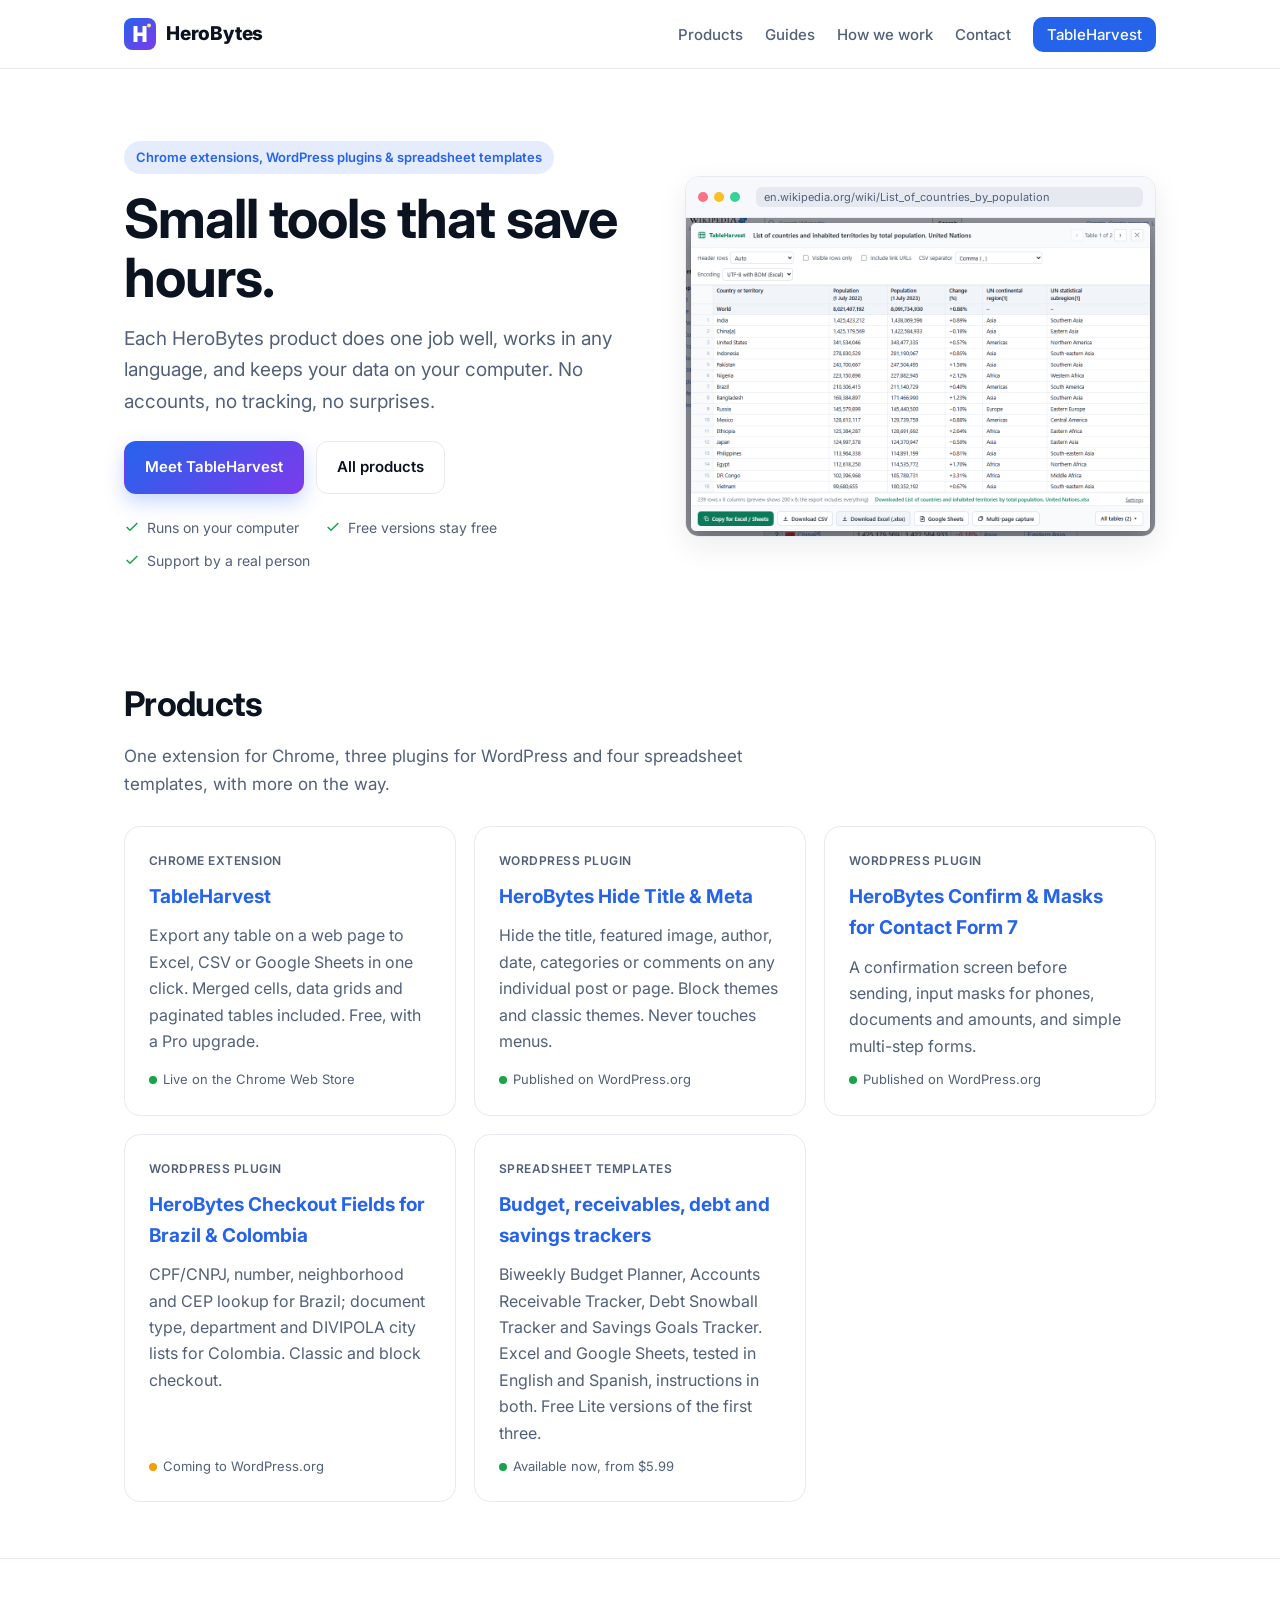
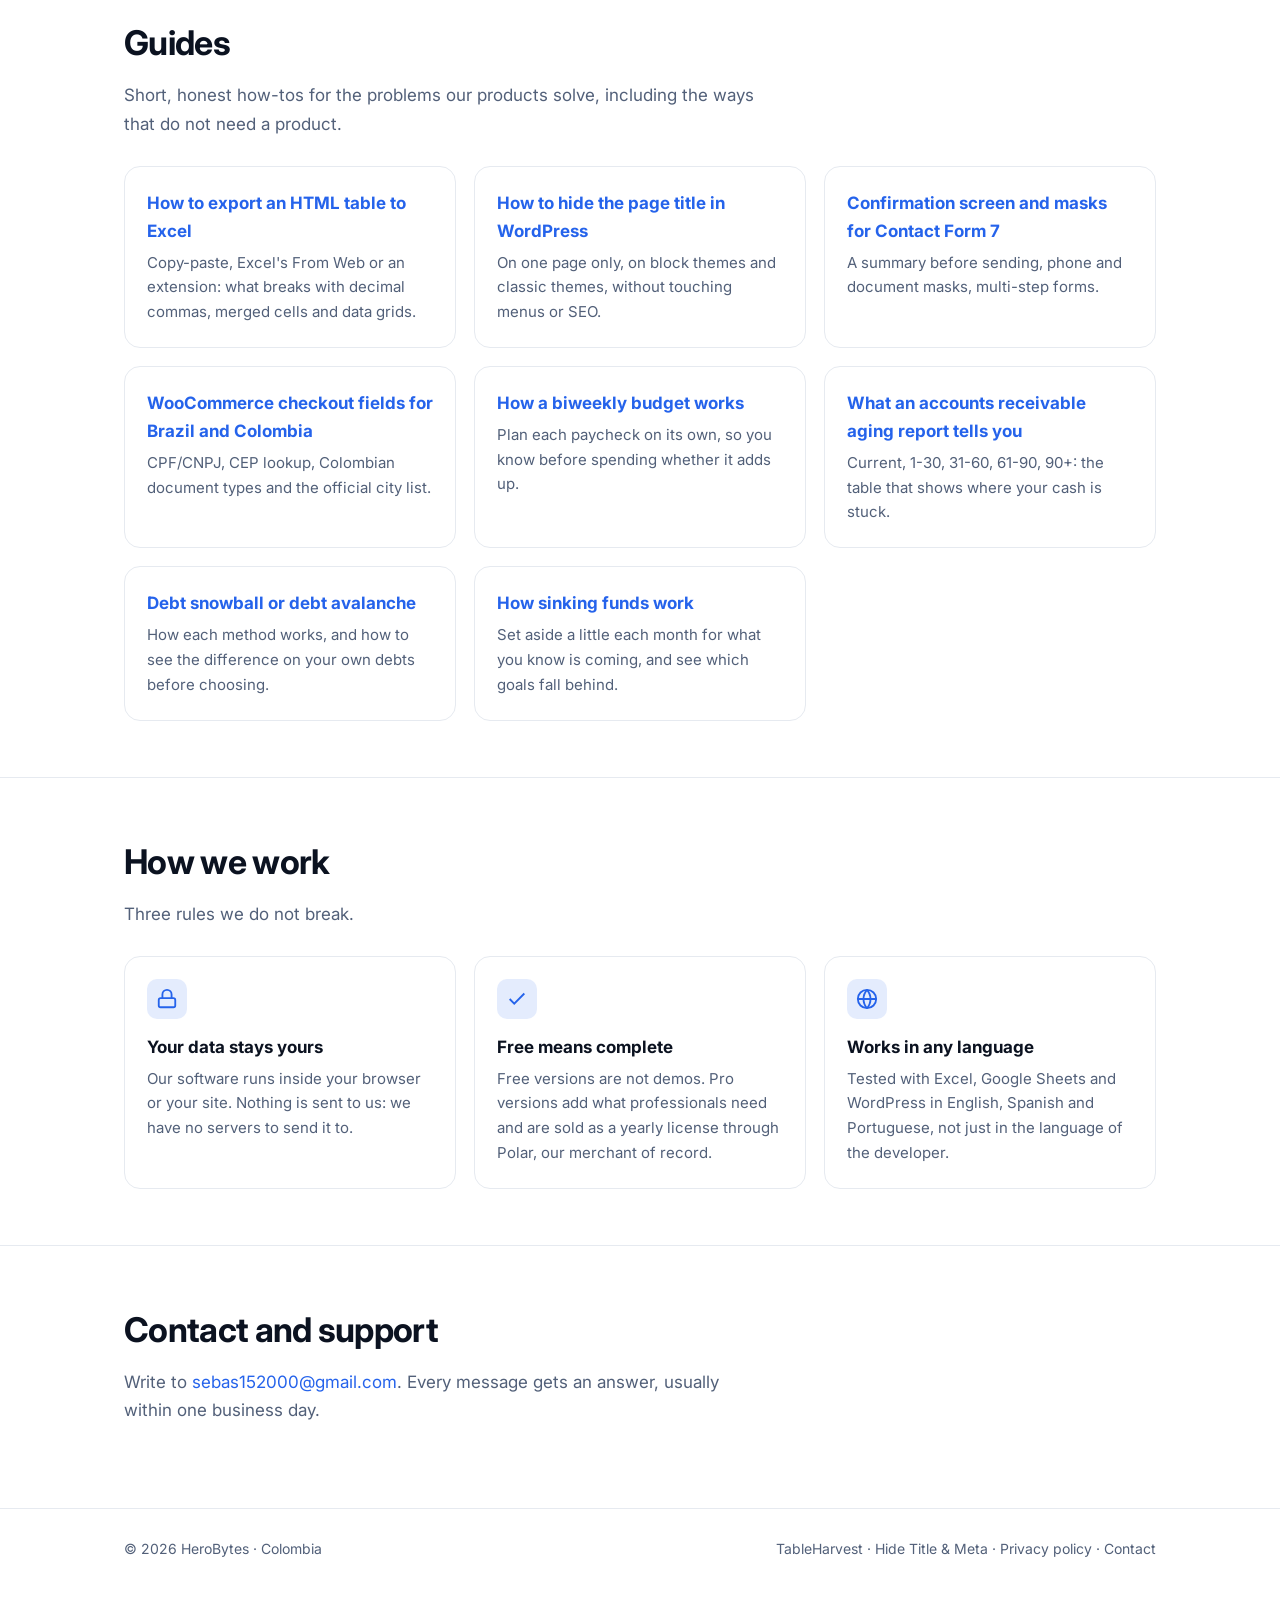
<file: index.html>
<!doctype html>
<html lang="en">
<head>
<meta charset="utf-8">
<meta name="viewport" content="width=device-width, initial-scale=1">
<title>HeroBytes - small tools that save hours</title>
<meta name="description" content="HeroBytes builds small, focused productivity software: Chrome extensions and WordPress plugins. TableHarvest exports any web table to Excel, CSV or Google Sheets.">
<meta property="og:title" content="HeroBytes - small tools that save hours">
<meta property="og:description" content="Chrome extensions and WordPress plugins that do one job well, work in any language and keep your data on your computer.">
<meta property="og:image" content="https://heroslaver-tech.github.io/herobytes/assets/tableharvest/screenshot-1-preview.png">
<link rel="icon" href="assets/logo.svg" type="image/svg+xml">
<link rel="preconnect" href="https://fonts.googleapis.com">
<link rel="stylesheet" href="https://fonts.googleapis.com/css2?family=Inter:wght@400;500;600;700;800&display=swap">
<link rel="stylesheet" href="assets/site.css">
</head>
<body>
<header class="top"><div class="wrap">
  <a class="logo" href="./"><img src="assets/logo.svg" alt=""> HeroBytes</a>
  <nav class="nav"><a href="#products">Products</a><a href="#guides">Guides</a><a href="#how">How we work</a><a href="#contact">Contact</a><a class="cta" href="tableharvest/">TableHarvest</a></nav>
</div></header>

<main>
  <div class="wrap hero">
    <div class="grid">
      <div>
        <span class="eyebrow">Chrome extensions, WordPress plugins &amp; spreadsheet templates</span>
        <h1>Small tools that save hours.</h1>
        <p class="lead">Each HeroBytes product does one job well, works in any language, and keeps your data on your computer. No accounts, no tracking, no surprises.</p>
        <div class="actions">
          <a class="btn primary" href="tableharvest/">Meet TableHarvest</a>
          <a class="btn secondary" href="#products">All products</a>
        </div>
        <div class="trust">
          <span><svg viewBox="0 0 24 24" fill="none" stroke="currentColor" stroke-width="2.2"><path d="M20 6 9 17l-5-5"/></svg>Runs on your computer</span>
          <span><svg viewBox="0 0 24 24" fill="none" stroke="currentColor" stroke-width="2.2"><path d="M20 6 9 17l-5-5"/></svg>Free versions stay free</span>
          <span><svg viewBox="0 0 24 24" fill="none" stroke="currentColor" stroke-width="2.2"><path d="M20 6 9 17l-5-5"/></svg>Support by a real person</span>
        </div>
      </div>
      <div class="frame">
        <div class="bar"><i></i><i></i><i></i><span class="url">en.wikipedia.org/wiki/List_of_countries_by_population</span></div>
        <img class="zoomable" src="assets/tableharvest/wikipedia-panel.png" data-full="assets/tableharvest/screenshot-3-wikipedia.png" alt="TableHarvest previewing a Wikipedia table before exporting it to Excel" width="1124" height="760">
      </div>
    </div>
  </div>

  <section id="products"><div class="wrap">
    <div class="section-head"><h2>Products</h2><p>One extension for Chrome, three plugins for WordPress and four spreadsheet templates, with more on the way.</p></div>
    <div class="products">
      <a class="product" href="tableharvest/" style="text-decoration:none">
        <span class="kind">Chrome extension</span>
        <h3>TableHarvest</h3>
        <p>Export any table on a web page to Excel, CSV or Google Sheets in one click. Merged cells, data grids and paginated tables included. Free, with a Pro upgrade.</p>
        <span class="status live">Live on the Chrome Web Store</span>
      </a>
      <a class="product" href="hide-title-meta/" style="text-decoration:none">
        <span class="kind">WordPress plugin</span>
        <h3>HeroBytes Hide Title &amp; Meta</h3>
        <p>Hide the title, featured image, author, date, categories or comments on any individual post or page. Block themes and classic themes. Never touches menus.</p>
        <span class="status live">Published on WordPress.org</span>
      </a>
      <a class="product" href="confirm-masks-cf7/" style="text-decoration:none">
        <span class="kind">WordPress plugin</span>
        <h3>HeroBytes Confirm &amp; Masks for Contact Form 7</h3>
        <p>A confirmation screen before sending, input masks for phones, documents and amounts, and simple multi-step forms.</p>
        <span class="status live">Published on WordPress.org</span>
      </a>
      <a class="product" href="checkout-fields-brazil-colombia/" style="text-decoration:none">
        <span class="kind">WordPress plugin</span>
        <h3>HeroBytes Checkout Fields for Brazil &amp; Colombia</h3>
        <p>CPF/CNPJ, number, neighborhood and CEP lookup for Brazil; document type, department and DIVIPOLA city lists for Colombia. Classic and block checkout.</p>
        <span class="status soon">Coming to WordPress.org</span>
      </a>
      <a class="product" href="templates/" style="text-decoration:none">
        <span class="kind">Spreadsheet templates</span>
        <h3>Budget, receivables, debt and savings trackers</h3>
        <p>Biweekly Budget Planner, Accounts Receivable Tracker, Debt Snowball Tracker and Savings Goals Tracker. Excel and Google Sheets, tested in English and Spanish, instructions in both. Free Lite versions of the first three.</p>
        <span class="status live">Available now, from $5.99</span>
      </a>
    </div>
  </div></section>

  <section id="guides"><div class="wrap">
    <div class="section-head"><h2>Guides</h2><p>Short, honest how-tos for the problems our products solve, including the ways that do not need a product.</p></div>
    <div class="features">
      <a class="feature" href="tableharvest/export-html-table-to-excel.html" style="text-decoration:none"><h3>How to export an HTML table to Excel</h3><p>Copy-paste, Excel's From Web or an extension: what breaks with decimal commas, merged cells and data grids.</p></a>
      <a class="feature" href="hide-title-meta/" style="text-decoration:none"><h3>How to hide the page title in WordPress</h3><p>On one page only, on block themes and classic themes, without touching menus or SEO.</p></a>
      <a class="feature" href="confirm-masks-cf7/" style="text-decoration:none"><h3>Confirmation screen and masks for Contact Form 7</h3><p>A summary before sending, phone and document masks, multi-step forms.</p></a>
      <a class="feature" href="checkout-fields-brazil-colombia/" style="text-decoration:none"><h3>WooCommerce checkout fields for Brazil and Colombia</h3><p>CPF/CNPJ, CEP lookup, Colombian document types and the official city list.</p></a>
      <a class="feature" href="templates/biweekly-budget-planner/" style="text-decoration:none"><h3>How a biweekly budget works</h3><p>Plan each paycheck on its own, so you know before spending whether it adds up.</p></a>
      <a class="feature" href="templates/accounts-receivable-tracker/" style="text-decoration:none"><h3>What an accounts receivable aging report tells you</h3><p>Current, 1-30, 31-60, 61-90, 90+: the table that shows where your cash is stuck.</p></a>
      <a class="feature" href="templates/debt-snowball-tracker/" style="text-decoration:none"><h3>Debt snowball or debt avalanche</h3><p>How each method works, and how to see the difference on your own debts before choosing.</p></a>
      <a class="feature" href="templates/savings-goals-tracker/" style="text-decoration:none"><h3>How sinking funds work</h3><p>Set aside a little each month for what you know is coming, and see which goals fall behind.</p></a>
    </div>
  </div></section>

  <section id="how"><div class="wrap">
    <div class="section-head"><h2>How we work</h2><p>Three rules we do not break.</p></div>
    <div class="features">
      <div class="feature"><div class="ic"><svg viewBox="0 0 24 24" fill="none" stroke="currentColor" stroke-width="2"><rect x="3" y="11" width="18" height="10" rx="2"/><path d="M7 11V7a5 5 0 0 1 10 0v4"/></svg></div><h3>Your data stays yours</h3><p>Our software runs inside your browser or your site. Nothing is sent to us: we have no servers to send it to.</p></div>
      <div class="feature"><div class="ic"><svg viewBox="0 0 24 24" fill="none" stroke="currentColor" stroke-width="2"><path d="M20 6 9 17l-5-5"/></svg></div><h3>Free means complete</h3><p>Free versions are not demos. Pro versions add what professionals need and are sold as a yearly license through Polar, our merchant of record.</p></div>
      <div class="feature"><div class="ic"><svg viewBox="0 0 24 24" fill="none" stroke="currentColor" stroke-width="2"><circle cx="12" cy="12" r="10"/><path d="M2 12h20M12 2a15 15 0 0 1 0 20M12 2a15 15 0 0 0 0 20"/></svg></div><h3>Works in any language</h3><p>Tested with Excel, Google Sheets and WordPress in English, Spanish and Portuguese, not just in the language of the developer.</p></div>
    </div>
  </div></section>

  <section id="contact"><div class="wrap">
    <div class="section-head"><h2>Contact and support</h2><p>Write to <a href="mailto:sebas152000@gmail.com">sebas152000@gmail.com</a>. Every message gets an answer, usually within one business day.</p></div>
  </div></section>
</main>

<footer><div class="wrap">
  <span>&copy; 2026 HeroBytes &middot; Colombia</span>
  <span><a href="tableharvest/">TableHarvest</a> &middot; <a href="hide-title-meta/">Hide Title &amp; Meta</a> &middot; <a href="tableharvest/privacy.html">Privacy policy</a> &middot; <a href="mailto:sebas152000@gmail.com">Contact</a></span>
</div></footer>

<dialog class="lightbox" id="lightbox"><img alt=""><p>Click the image or press Esc to close</p></dialog>
<script>
(function(){var d=document.getElementById('lightbox');if(!d||!d.showModal)return;var im=d.querySelector('img');
document.querySelectorAll('.zoomable').forEach(function(el){el.addEventListener('click',function(){im.src=el.getAttribute('data-full')||el.src;im.alt=el.alt;d.showModal();});});
d.addEventListener('click',function(){d.close();});})();
</script>
</body>
</html>
</file>
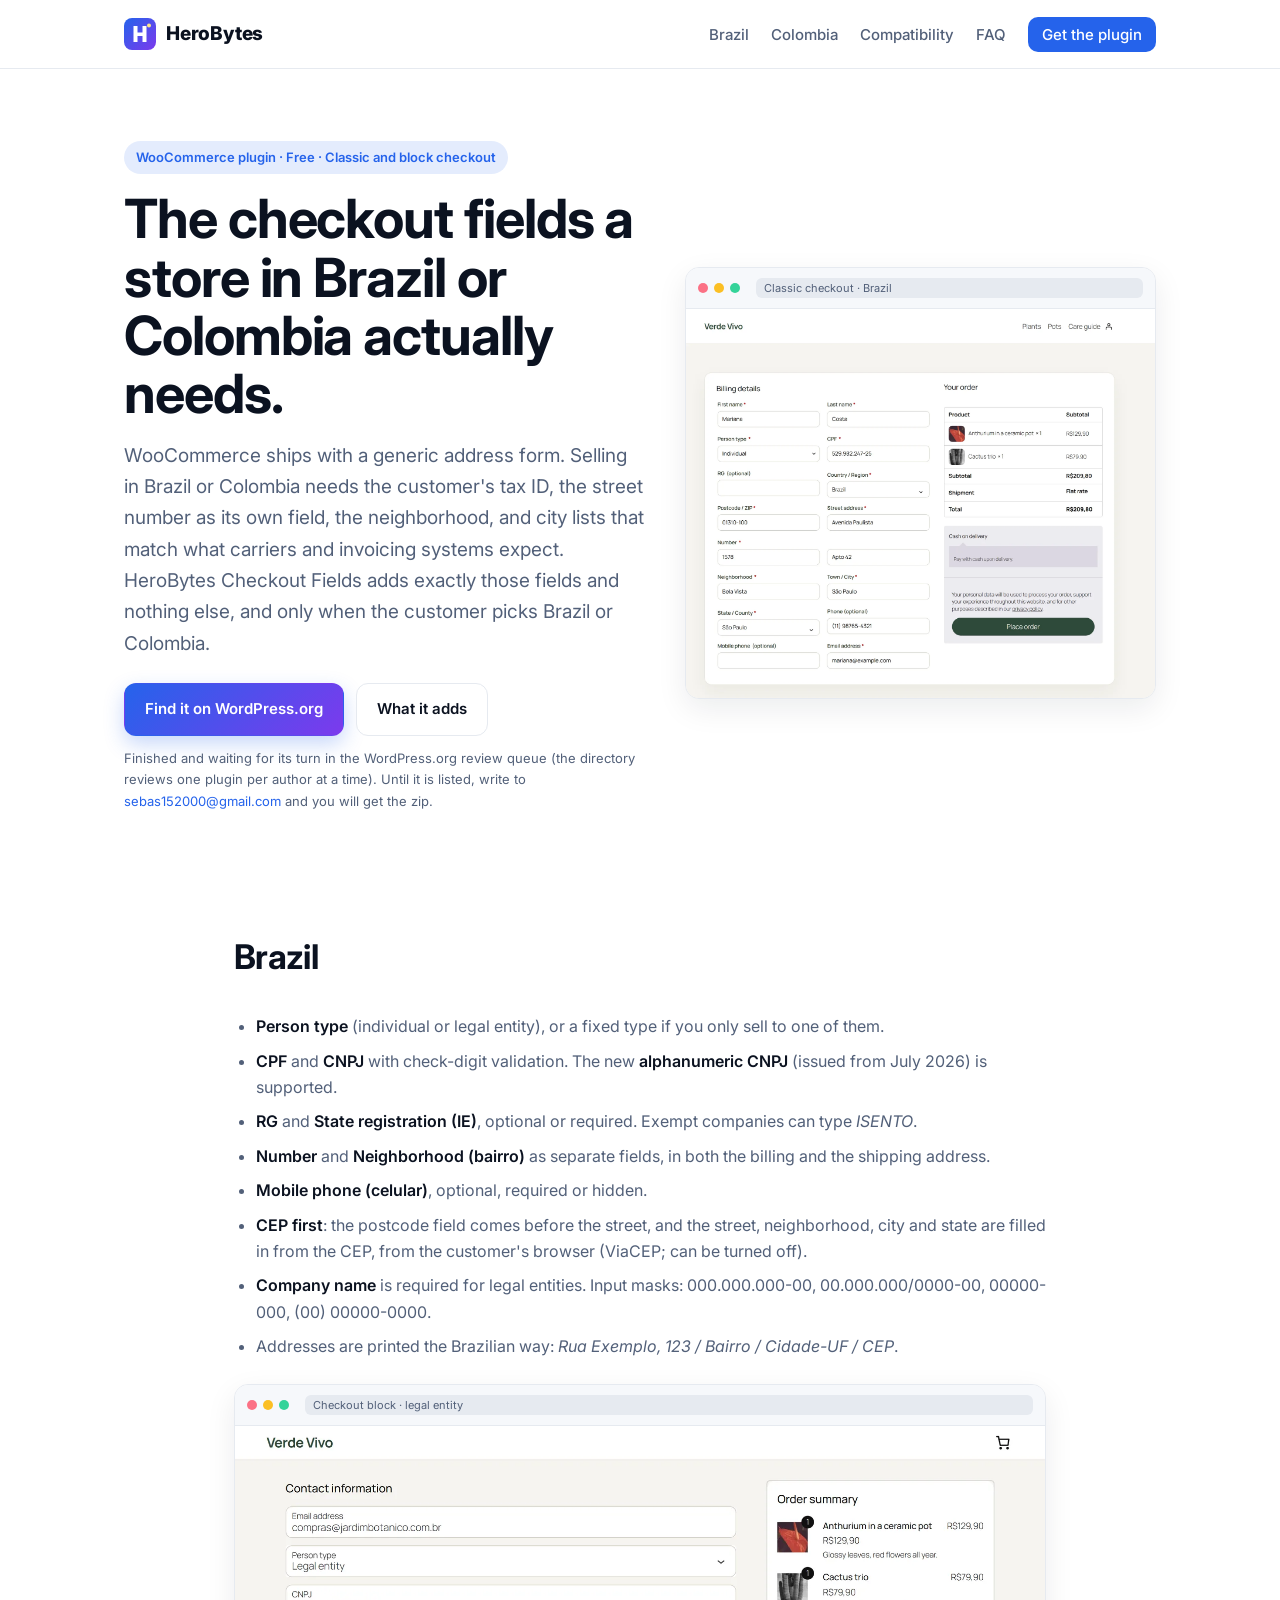
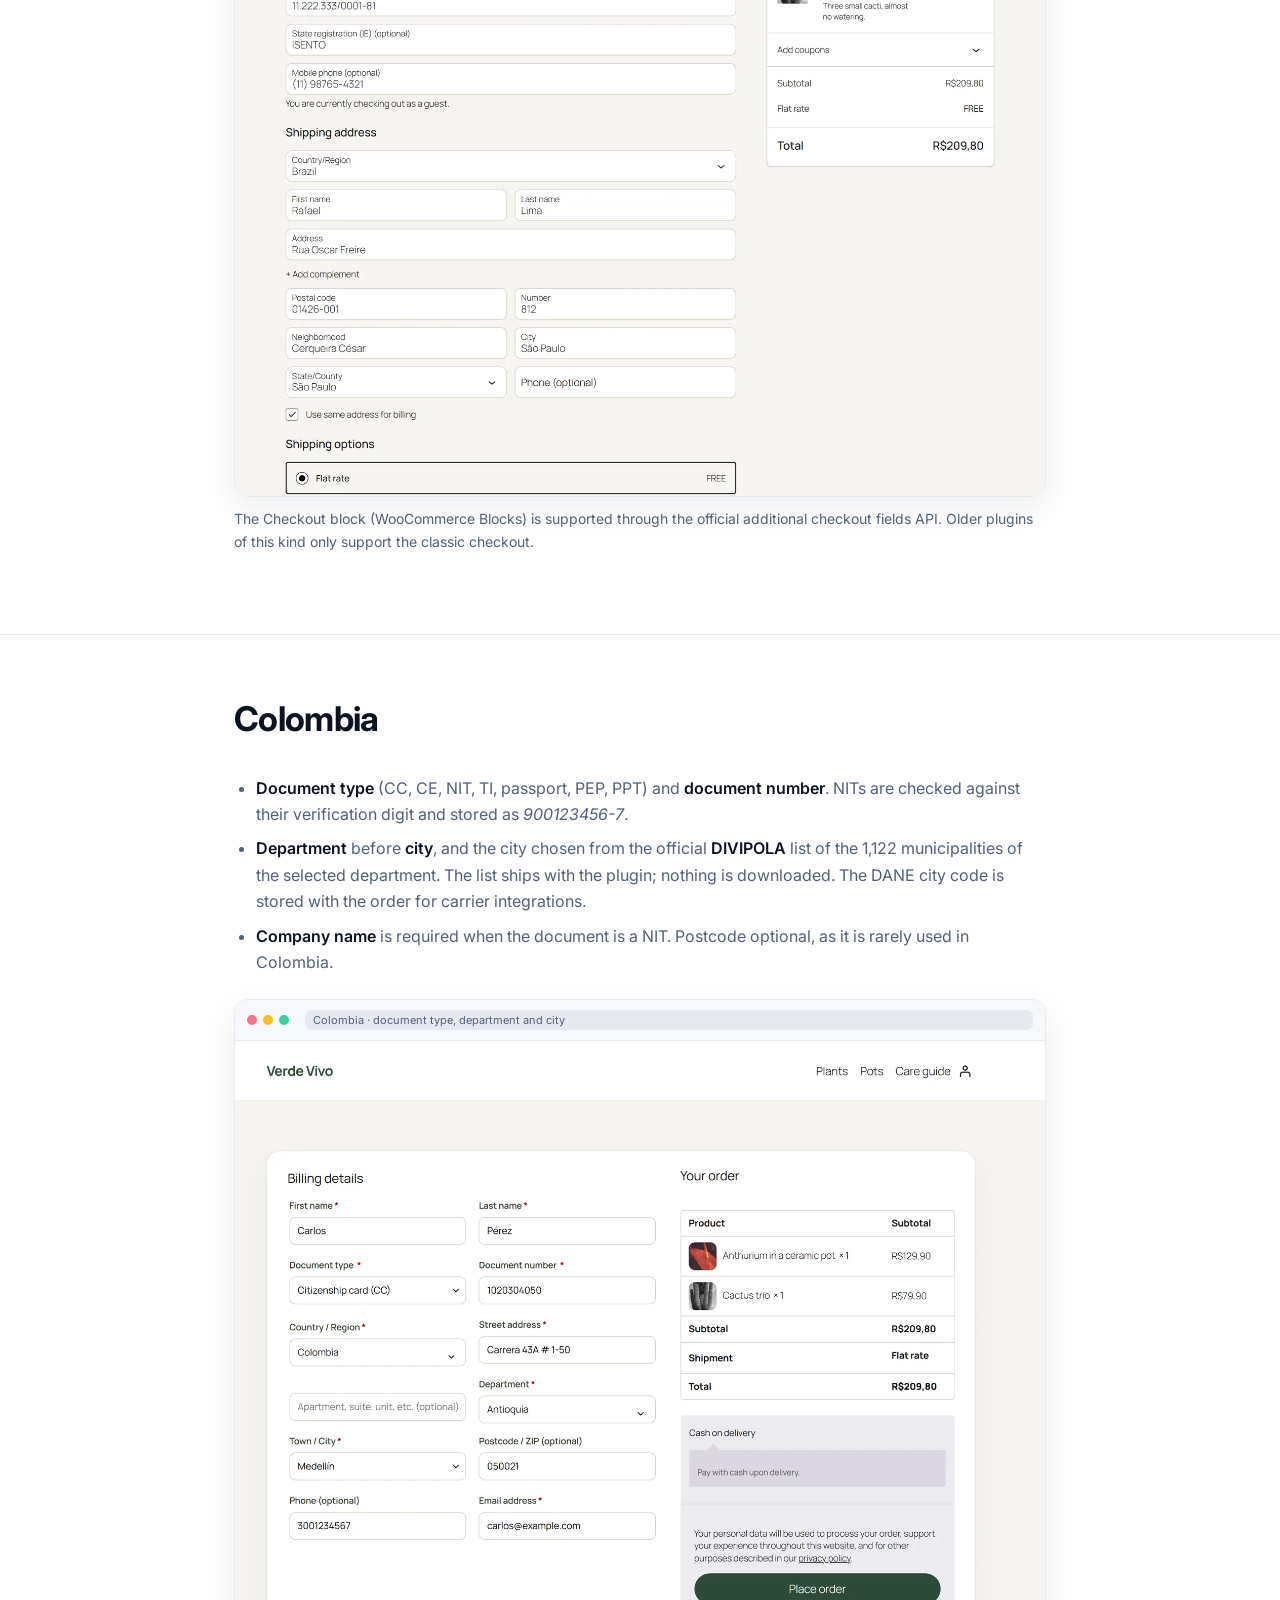
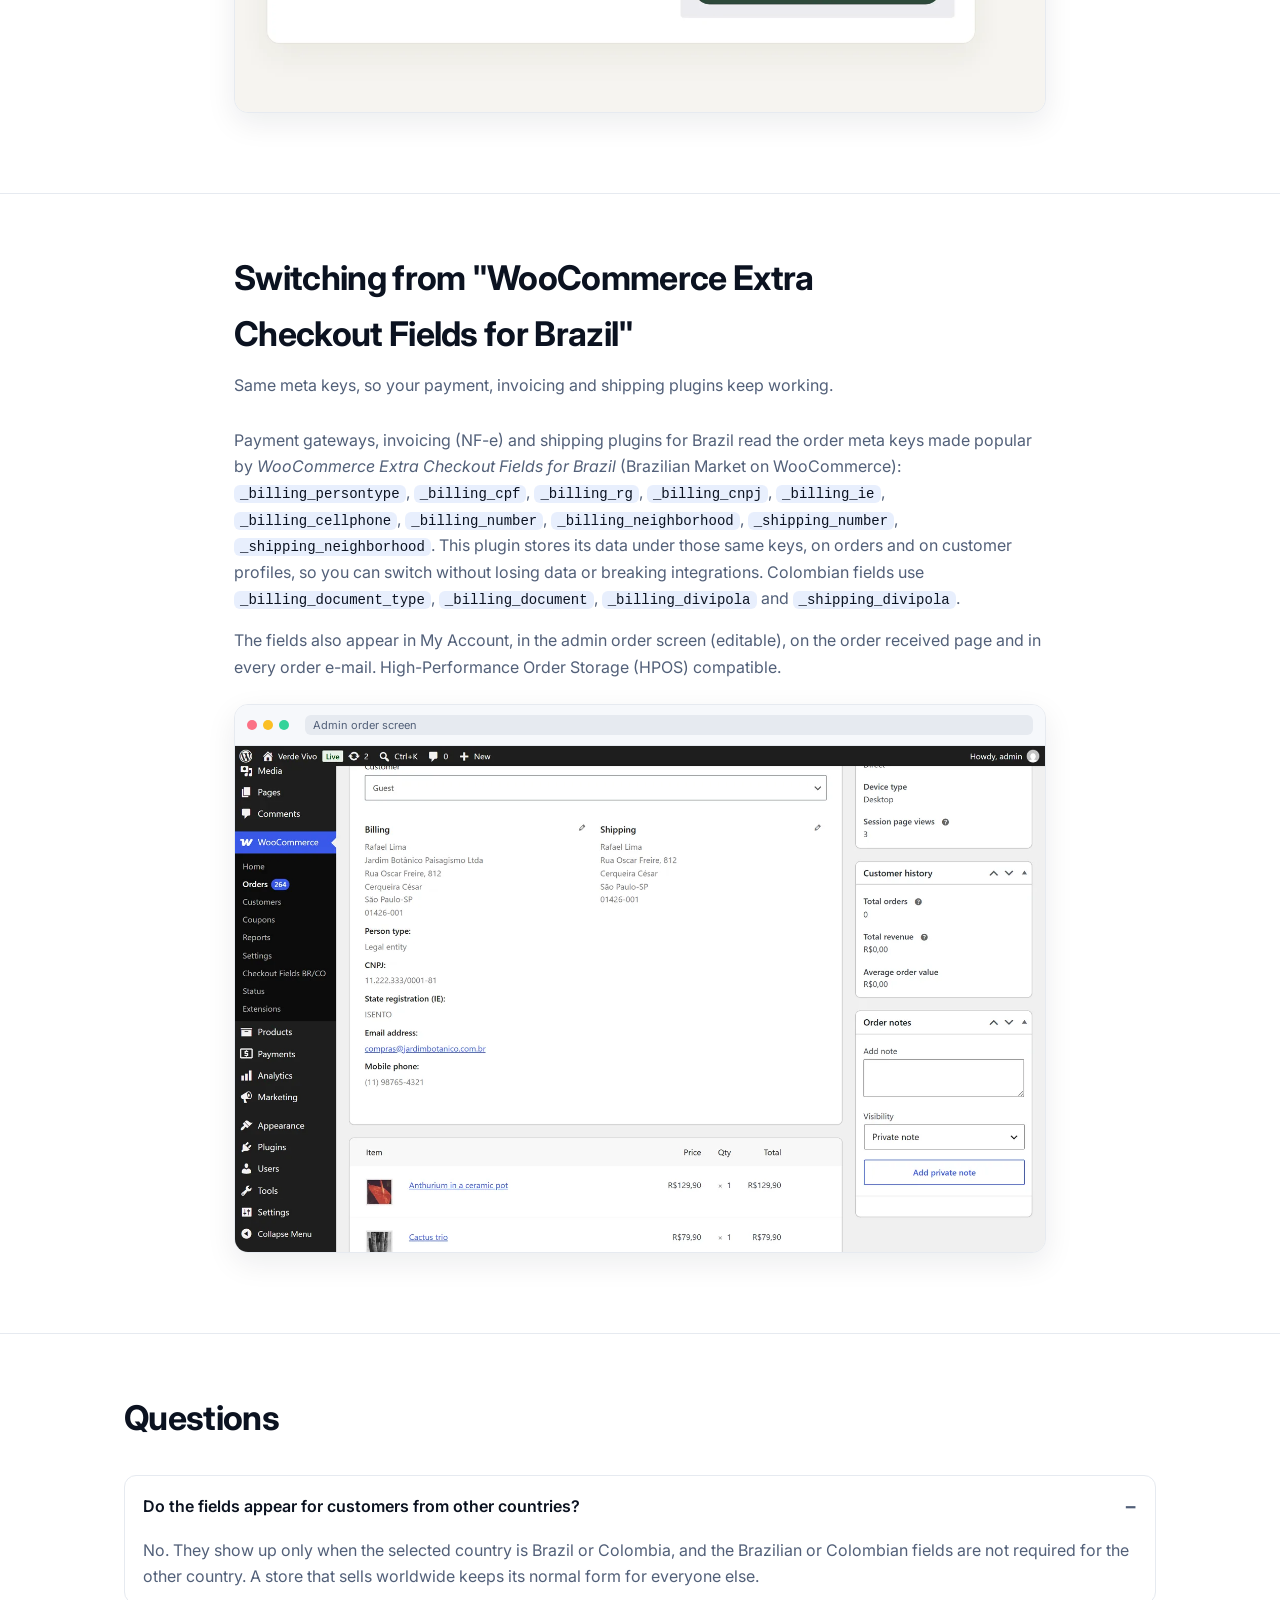
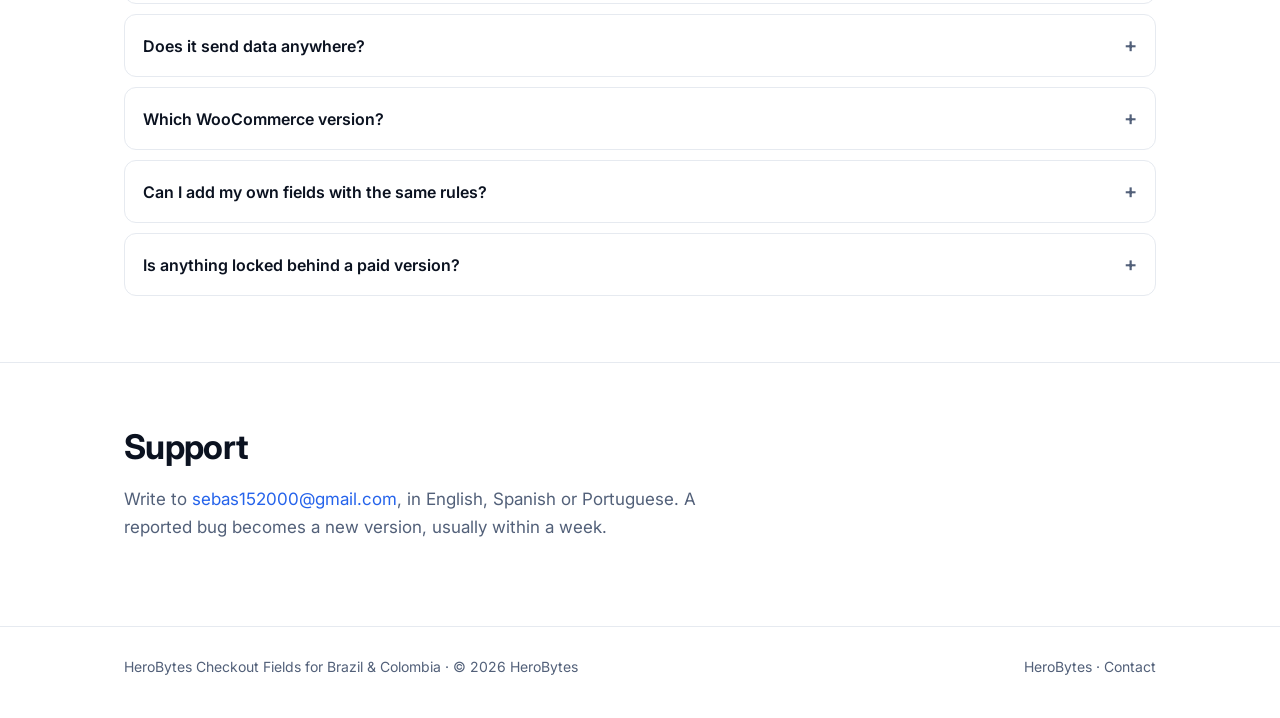
<file: checkout-fields-brazil-colombia/index.html>
<!doctype html>
<html lang="en">
<head>
<meta charset="utf-8">
<meta name="viewport" content="width=device-width, initial-scale=1">
<title>CPF/CNPJ, CEP lookup and Colombian document fields for WooCommerce checkout - HeroBytes</title>
<meta name="description" content="Add CPF/CNPJ, number, neighborhood and CEP lookup for Brazil, and document type, department and DIVIPOLA city lists for Colombia to the WooCommerce checkout. Classic and block checkout. Free.">
<meta property="og:title" content="WooCommerce checkout fields for Brazil and Colombia">
<meta property="og:description" content="CPF/CNPJ with validation, CEP lookup, Colombian document types and the official city list. Classic and block checkout, free.">
<meta property="og:image" content="https://heroslaver-tech.github.io/herobytes/assets/checkout-fields-brazil-colombia/screenshot-1.png">
<link rel="canonical" href="https://heroslaver-tech.github.io/herobytes/checkout-fields-brazil-colombia/">
<link rel="icon" href="../assets/logo.svg" type="image/svg+xml">
<link rel="preconnect" href="https://fonts.googleapis.com">
<link rel="stylesheet" href="https://fonts.googleapis.com/css2?family=Inter:wght@400;500;600;700;800&display=swap">
<link rel="stylesheet" href="../assets/site.css">
</head>
<body>
<header class="top"><div class="wrap">
  <a class="logo" href="../"><img src="../assets/logo.svg" alt=""> HeroBytes</a>
  <nav class="nav"><a href="#brazil">Brazil</a><a href="#colombia">Colombia</a><a href="#compat">Compatibility</a><a href="#faq">FAQ</a><a class="cta" href="#get">Get the plugin</a></nav>
</div></header>

<main>
  <div class="wrap hero" id="get">
    <div class="grid">
      <div>
        <span class="eyebrow">WooCommerce plugin &middot; Free &middot; Classic and block checkout</span>
        <h1>The checkout fields a store in Brazil or Colombia actually needs.</h1>
        <p class="lead">WooCommerce ships with a generic address form. Selling in Brazil or Colombia needs the customer's tax ID, the street number as its own field, the neighborhood, and city lists that match what carriers and invoicing systems expect. HeroBytes Checkout Fields adds exactly those fields and nothing else, and only when the customer picks Brazil or Colombia.</p>
        <div class="actions">
          <a class="btn primary" href="https://wordpress.org/plugins/search/herobytes/" rel="noopener">Find it on WordPress.org</a>
          <a class="btn secondary" href="#brazil">What it adds</a>
        </div>
        <p class="note">Finished and waiting for its turn in the WordPress.org review queue (the directory reviews one plugin per author at a time). Until it is listed, write to <a href="mailto:sebas152000@gmail.com">sebas152000@gmail.com</a> and you will get the zip.</p>
      </div>
      <div class="frame">
        <div class="bar"><i></i><i></i><i></i><span class="url">Classic checkout &middot; Brazil</span></div>
        <img class="zoomable" src="../assets/checkout-fields-brazil-colombia/screenshot-1.webp" alt="Brazilian billing form in the classic WooCommerce checkout: person type, CPF, CEP first, number and neighborhood" width="1280" height="1060">
      </div>
    </div>
  </div>

  <section id="brazil"><div class="wrap article">
    <div class="section-head"><h2>Brazil</h2></div>
    <ul>
      <li><b>Person type</b> (individual or legal entity), or a fixed type if you only sell to one of them.</li>
      <li><b>CPF</b> and <b>CNPJ</b> with check-digit validation. The new <b>alphanumeric CNPJ</b> (issued from July 2026) is supported.</li>
      <li><b>RG</b> and <b>State registration (IE)</b>, optional or required. Exempt companies can type <i>ISENTO</i>.</li>
      <li><b>Number</b> and <b>Neighborhood (bairro)</b> as separate fields, in both the billing and the shipping address.</li>
      <li><b>Mobile phone (celular)</b>, optional, required or hidden.</li>
      <li><b>CEP first</b>: the postcode field comes before the street, and the street, neighborhood, city and state are filled in from the CEP, from the customer's browser (ViaCEP; can be turned off).</li>
      <li><b>Company name</b> is required for legal entities. Input masks: 000.000.000-00, 00.000.000/0000-00, 00000-000, (00) 00000-0000.</li>
      <li>Addresses are printed the Brazilian way: <i>Rua Exemplo, 123 / Bairro / Cidade-UF / CEP</i>.</li>
    </ul>
    <figure>
      <div class="frame"><div class="bar"><i></i><i></i><i></i><span class="url">Checkout block &middot; legal entity</span></div><img class="zoomable" src="../assets/checkout-fields-brazil-colombia/screenshot-2.webp" alt="The same Brazilian fields in the WooCommerce Checkout block, for a legal entity" width="1280" height="1060" loading="lazy"></div>
      <figcaption>The Checkout block (WooCommerce Blocks) is supported through the official additional checkout fields API. Older plugins of this kind only support the classic checkout.</figcaption>
    </figure>
  </div></section>

  <section id="colombia"><div class="wrap article">
    <div class="section-head"><h2>Colombia</h2></div>
    <ul>
      <li><b>Document type</b> (CC, CE, NIT, TI, passport, PEP, PPT) and <b>document number</b>. NITs are checked against their verification digit and stored as <i>900123456-7</i>.</li>
      <li><b>Department</b> before <b>city</b>, and the city chosen from the official <b>DIVIPOLA</b> list of the 1,122 municipalities of the selected department. The list ships with the plugin; nothing is downloaded. The DANE city code is stored with the order for carrier integrations.</li>
      <li><b>Company name</b> is required when the document is a NIT. Postcode optional, as it is rarely used in Colombia.</li>
    </ul>
    <figure>
      <div class="frame"><div class="bar"><i></i><i></i><i></i><span class="url">Colombia &middot; document type, department and city</span></div><img class="zoomable" src="../assets/checkout-fields-brazil-colombia/screenshot-3.webp" alt="Colombian form: document type, department and city list" width="1280" height="1060" loading="lazy"></div>
    </figure>
  </div></section>

  <section id="compat"><div class="wrap article">
    <div class="section-head"><h2>Switching from "WooCommerce Extra Checkout Fields for Brazil"</h2><p>Same meta keys, so your payment, invoicing and shipping plugins keep working.</p></div>
    <p>Payment gateways, invoicing (NF-e) and shipping plugins for Brazil read the order meta keys made popular by <i>WooCommerce Extra Checkout Fields for Brazil</i> (Brazilian Market on WooCommerce): <code>_billing_persontype</code>, <code>_billing_cpf</code>, <code>_billing_rg</code>, <code>_billing_cnpj</code>, <code>_billing_ie</code>, <code>_billing_cellphone</code>, <code>_billing_number</code>, <code>_billing_neighborhood</code>, <code>_shipping_number</code>, <code>_shipping_neighborhood</code>. This plugin stores its data under those same keys, on orders and on customer profiles, so you can switch without losing data or breaking integrations. Colombian fields use <code>_billing_document_type</code>, <code>_billing_document</code>, <code>_billing_divipola</code> and <code>_shipping_divipola</code>.</p>
    <p>The fields also appear in My Account, in the admin order screen (editable), on the order received page and in every order e-mail. High-Performance Order Storage (HPOS) compatible.</p>
    <figure>
      <div class="frame"><div class="bar"><i></i><i></i><i></i><span class="url">Admin order screen</span></div><img class="zoomable" src="../assets/checkout-fields-brazil-colombia/screenshot-4.webp" alt="Admin order screen with the fields, editable" width="1280" height="800" loading="lazy"></div>
    </figure>
  </div></section>

  <section id="faq"><div class="wrap">
    <div class="section-head"><h2>Questions</h2></div>
    <div class="faq">
      <details open><summary>Do the fields appear for customers from other countries?</summary><p>No. They show up only when the selected country is Brazil or Colombia, and the Brazilian or Colombian fields are not required for the other country. A store that sells worldwide keeps its normal form for everyone else.</p></details>
      <details><summary>Does it send data anywhere?</summary><p>No tracking, no accounts, no calls from your server. The only optional external service is ViaCEP, called from the customer's browser with the CEP alone to fill in the address; turn it off in the settings and the checkout works completely offline.</p></details>
      <details><summary>Which WooCommerce version?</summary><p>WooCommerce 10.0 or later, WordPress 6.5 or later, PHP 7.4 or later. Tested with the classic shortcode checkout and the Checkout block.</p></details>
      <details><summary>Can I add my own fields with the same rules?</summary><p>Yes: the <code>cfbc_fields</code> filter lets you change labels, requirements or priorities, or add fields that follow the same storage and display rules.</p></details>
      <details><summary>Is anything locked behind a paid version?</summary><p>No. Every option works in the free version. A paid companion for stores selling across Latin America (Mexico, Argentina, Chile, Peru and invoicing extras) is in preparation.</p></details>
    </div>
  </div></section>

  <section id="support"><div class="wrap">
    <div class="section-head"><h2>Support</h2><p>Write to <a href="mailto:sebas152000@gmail.com">sebas152000@gmail.com</a>, in English, Spanish or Portuguese. A reported bug becomes a new version, usually within a week.</p></div>
  </div></section>
</main>

<footer><div class="wrap">
  <span>HeroBytes Checkout Fields for Brazil &amp; Colombia &middot; &copy; 2026 HeroBytes</span>
  <span><a href="../">HeroBytes</a> &middot; <a href="mailto:sebas152000@gmail.com">Contact</a></span>
</div></footer>

<dialog class="lightbox" id="lightbox"><img alt=""><p>Click the image or press Esc to close</p></dialog>
<script>
(function(){var d=document.getElementById('lightbox');if(!d||!d.showModal)return;var im=d.querySelector('img');
document.querySelectorAll('.zoomable').forEach(function(el){el.addEventListener('click',function(){im.src=el.getAttribute('data-full')||el.src;im.alt=el.alt;d.showModal();});});
d.addEventListener('click',function(){d.close();});})();
</script>
</body>
</html>
</file>
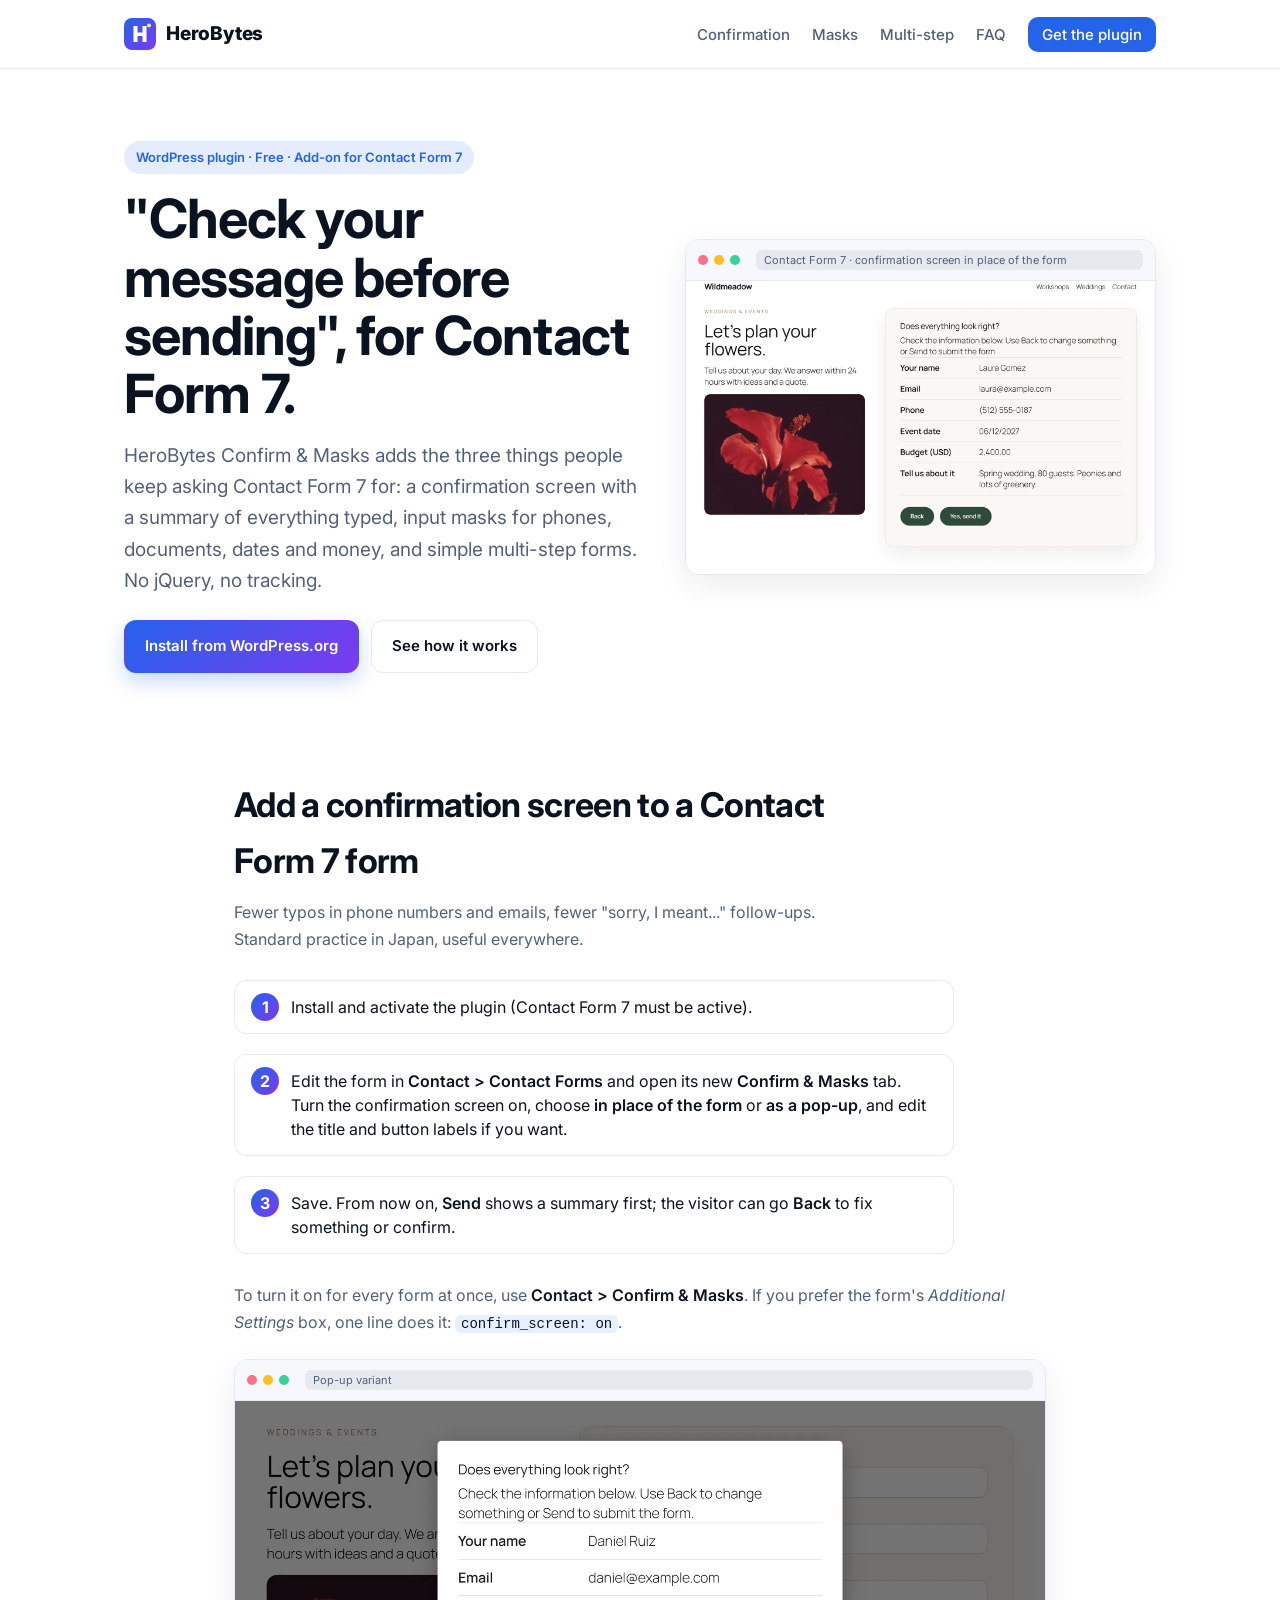
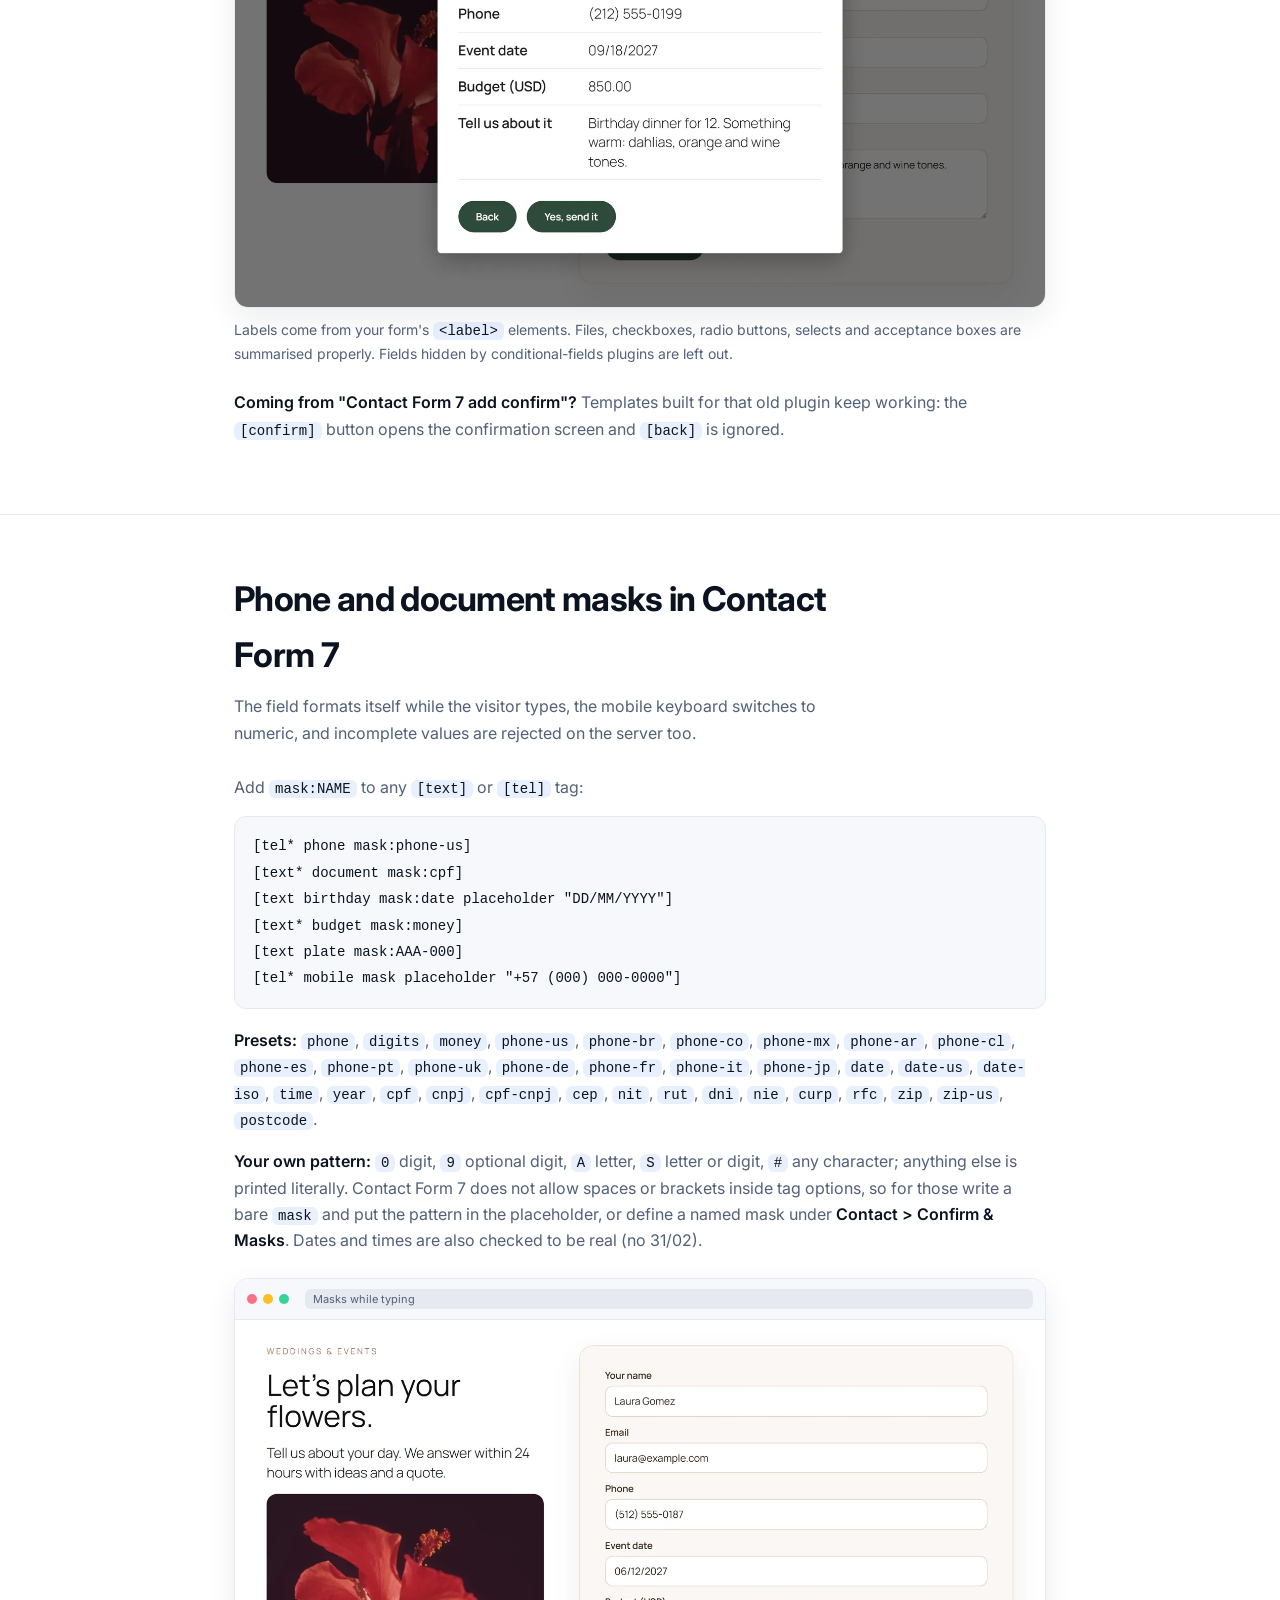
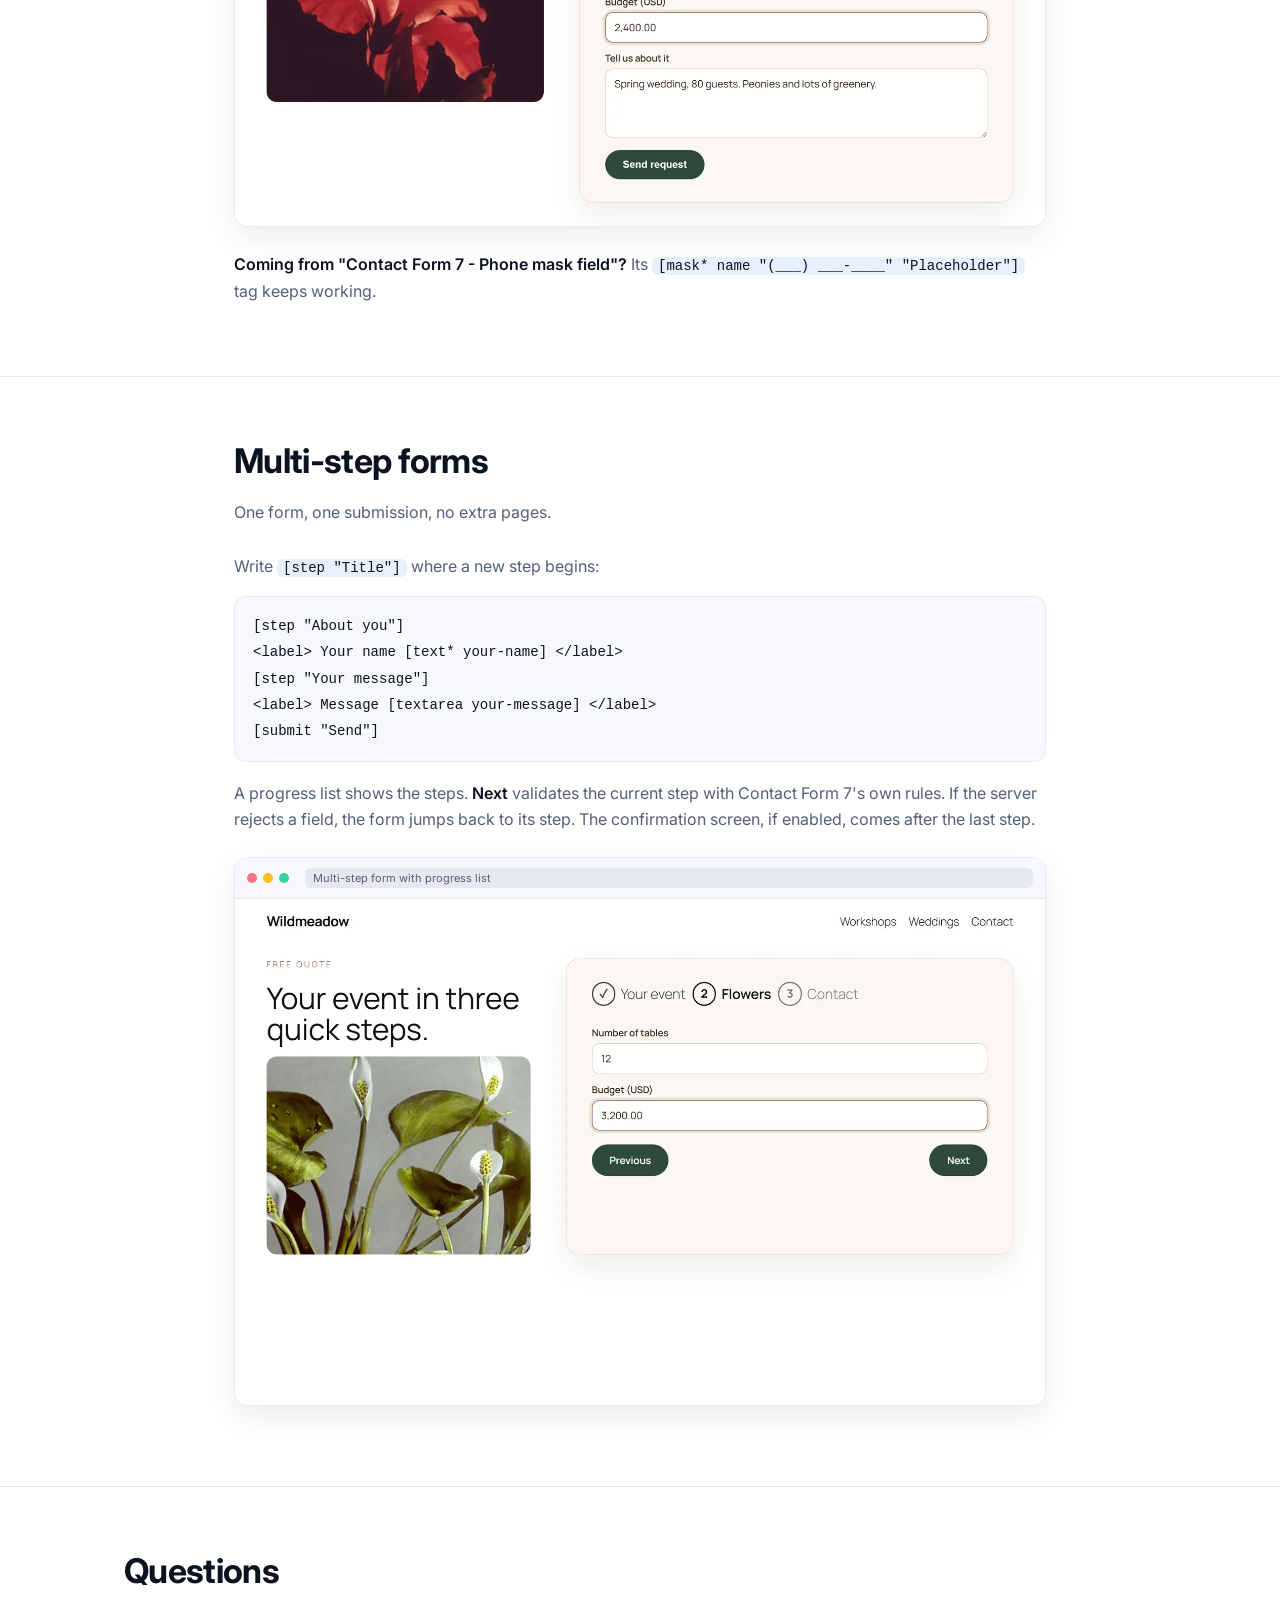
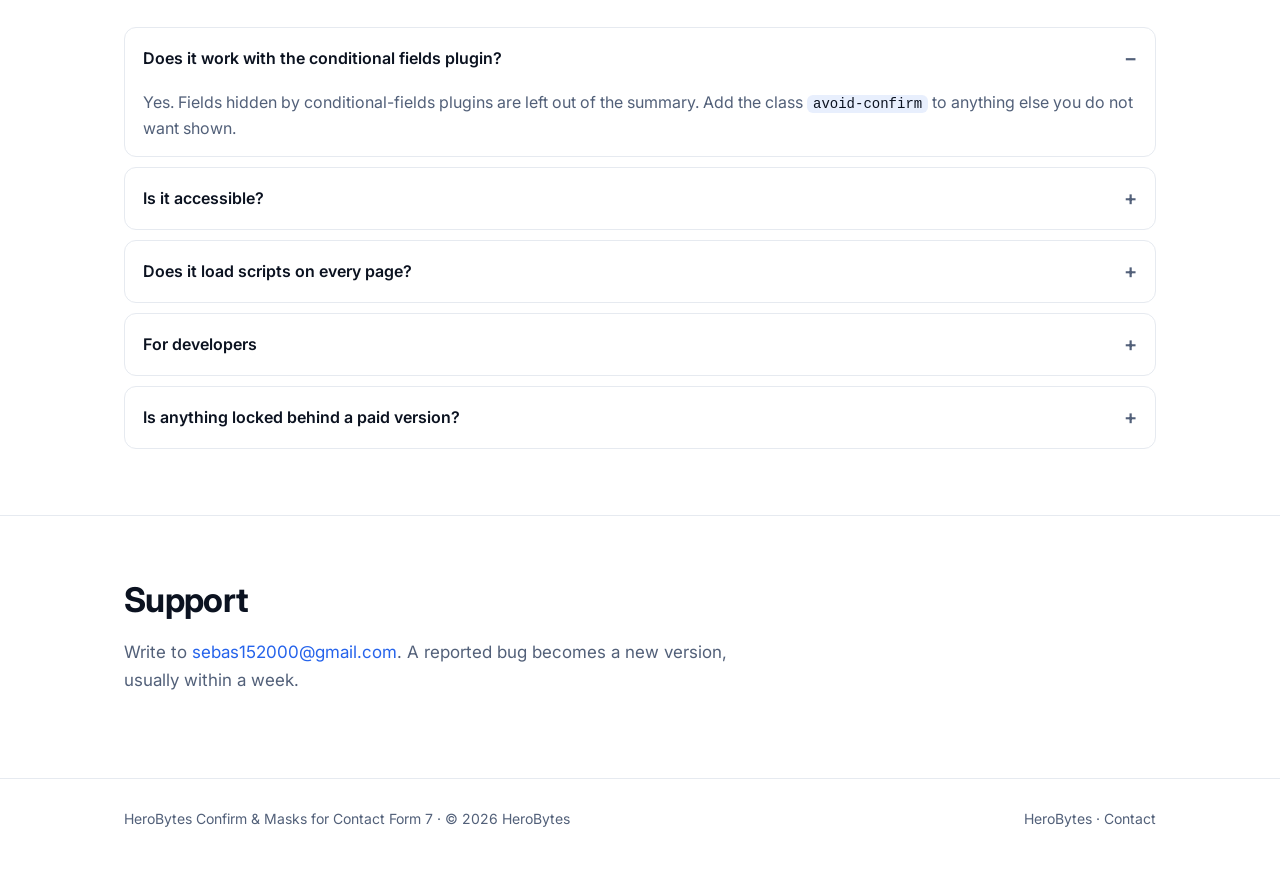
<file: confirm-masks-cf7/index.html>
<!doctype html>
<html lang="en">
<head>
<meta charset="utf-8">
<meta name="viewport" content="width=device-width, initial-scale=1">
<title>Confirmation screen, input masks and multi-step forms for Contact Form 7 - HeroBytes</title>
<meta name="description" content="Add a 'check your message before sending' screen, phone and document masks, and simple multi-step forms to Contact Form 7. One small free plugin, no jQuery.">
<meta property="og:title" content="Confirmation screen and input masks for Contact Form 7">
<meta property="og:description" content="A summary screen before sending, masks for phones, IDs, dates and money, and multi-step forms. Free, no jQuery.">
<meta property="og:image" content="https://heroslaver-tech.github.io/herobytes/assets/confirm-masks-cf7/screenshot-1.png">
<link rel="canonical" href="https://heroslaver-tech.github.io/herobytes/confirm-masks-cf7/">
<link rel="icon" href="../assets/logo.svg" type="image/svg+xml">
<link rel="preconnect" href="https://fonts.googleapis.com">
<link rel="stylesheet" href="https://fonts.googleapis.com/css2?family=Inter:wght@400;500;600;700;800&display=swap">
<link rel="stylesheet" href="../assets/site.css">
</head>
<body>
<header class="top"><div class="wrap">
  <a class="logo" href="../"><img src="../assets/logo.svg" alt=""> HeroBytes</a>
  <nav class="nav"><a href="#confirm">Confirmation</a><a href="#masks">Masks</a><a href="#steps">Multi-step</a><a href="#faq">FAQ</a><a class="cta" href="#get">Get the plugin</a></nav>
</div></header>

<main>
  <div class="wrap hero" id="get">
    <div class="grid">
      <div>
        <span class="eyebrow">WordPress plugin &middot; Free &middot; Add-on for Contact Form 7</span>
        <h1>"Check your message before sending", for Contact Form 7.</h1>
        <p class="lead">HeroBytes Confirm &amp; Masks adds the three things people keep asking Contact Form 7 for: a confirmation screen with a summary of everything typed, input masks for phones, documents, dates and money, and simple multi-step forms. No jQuery, no tracking.</p>
        <div class="actions">
          <a class="btn primary" href="https://wordpress.org/plugins/herobytes-confirm-masks-for-contact-form-7/" rel="noopener">Install from WordPress.org</a>
          <a class="btn secondary" href="#confirm">See how it works</a>
        </div>
      </div>
      <div class="frame">
        <div class="bar"><i></i><i></i><i></i><span class="url">Contact Form 7 &middot; confirmation screen in place of the form</span></div>
        <img class="zoomable" src="../assets/confirm-masks-cf7/screenshot-1.webp" alt="A Contact Form 7 form replaced by a summary of the typed values with Back and Send buttons" width="1280" height="800">
      </div>
    </div>
  </div>

  <section id="confirm"><div class="wrap article">
    <div class="section-head"><h2>Add a confirmation screen to a Contact Form 7 form</h2><p>Fewer typos in phone numbers and emails, fewer "sorry, I meant..." follow-ups. Standard practice in Japan, useful everywhere.</p></div>
    <ol class="steps">
      <li>Install and activate the plugin (Contact Form 7 must be active).</li>
      <li>Edit the form in <b>Contact &gt; Contact Forms</b> and open its new <b>Confirm &amp; Masks</b> tab. Turn the confirmation screen on, choose <b>in place of the form</b> or <b>as a pop-up</b>, and edit the title and button labels if you want.</li>
      <li>Save. From now on, <b>Send</b> shows a summary first; the visitor can go <b>Back</b> to fix something or confirm.</li>
    </ol>
    <p>To turn it on for every form at once, use <b>Contact &gt; Confirm &amp; Masks</b>. If you prefer the form's <i>Additional Settings</i> box, one line does it: <code>confirm_screen: on</code>.</p>
    <figure>
      <div class="frame"><div class="bar"><i></i><i></i><i></i><span class="url">Pop-up variant</span></div><img class="zoomable" src="../assets/confirm-masks-cf7/screenshot-2.webp" alt="The confirmation screen shown as a pop-up over the page" width="1280" height="800" loading="lazy"></div>
      <figcaption>Labels come from your form's <code>&lt;label&gt;</code> elements. Files, checkboxes, radio buttons, selects and acceptance boxes are summarised properly. Fields hidden by conditional-fields plugins are left out.</figcaption>
    </figure>
    <p><b>Coming from "Contact Form 7 add confirm"?</b> Templates built for that old plugin keep working: the <code>[confirm]</code> button opens the confirmation screen and <code>[back]</code> is ignored.</p>
  </div></section>

  <section id="masks"><div class="wrap article">
    <div class="section-head"><h2>Phone and document masks in Contact Form 7</h2><p>The field formats itself while the visitor types, the mobile keyboard switches to numeric, and incomplete values are rejected on the server too.</p></div>
    <p>Add <code>mask:NAME</code> to any <code>[text]</code> or <code>[tel]</code> tag:</p>
<pre><code>[tel* phone mask:phone-us]
[text* document mask:cpf]
[text birthday mask:date placeholder "DD/MM/YYYY"]
[text* budget mask:money]
[text plate mask:AAA-000]
[tel* mobile mask placeholder "+57 (000) 000-0000"]</code></pre>
    <p><b>Presets:</b> <code>phone</code>, <code>digits</code>, <code>money</code>, <code>phone-us</code>, <code>phone-br</code>, <code>phone-co</code>, <code>phone-mx</code>, <code>phone-ar</code>, <code>phone-cl</code>, <code>phone-es</code>, <code>phone-pt</code>, <code>phone-uk</code>, <code>phone-de</code>, <code>phone-fr</code>, <code>phone-it</code>, <code>phone-jp</code>, <code>date</code>, <code>date-us</code>, <code>date-iso</code>, <code>time</code>, <code>year</code>, <code>cpf</code>, <code>cnpj</code>, <code>cpf-cnpj</code>, <code>cep</code>, <code>nit</code>, <code>rut</code>, <code>dni</code>, <code>nie</code>, <code>curp</code>, <code>rfc</code>, <code>zip</code>, <code>zip-us</code>, <code>postcode</code>.</p>
    <p><b>Your own pattern:</b> <code>0</code> digit, <code>9</code> optional digit, <code>A</code> letter, <code>S</code> letter or digit, <code>#</code> any character; anything else is printed literally. Contact Form 7 does not allow spaces or brackets inside tag options, so for those write a bare <code>mask</code> and put the pattern in the placeholder, or define a named mask under <b>Contact &gt; Confirm &amp; Masks</b>. Dates and times are also checked to be real (no 31/02).</p>
    <figure>
      <div class="frame"><div class="bar"><i></i><i></i><i></i><span class="url">Masks while typing</span></div><img class="zoomable" src="../assets/confirm-masks-cf7/screenshot-3.webp" alt="Phone, date and money fields formatting themselves while typing" width="1280" height="800" loading="lazy"></div>
    </figure>
    <p><b>Coming from "Contact Form 7 - Phone mask field"?</b> Its <code>[mask* name "(___) ___-____" "Placeholder"]</code> tag keeps working.</p>
  </div></section>

  <section id="steps"><div class="wrap article">
    <div class="section-head"><h2>Multi-step forms</h2><p>One form, one submission, no extra pages.</p></div>
    <p>Write <code>[step "Title"]</code> where a new step begins:</p>
<pre><code>[step "About you"]
&lt;label&gt; Your name [text* your-name] &lt;/label&gt;
[step "Your message"]
&lt;label&gt; Message [textarea your-message] &lt;/label&gt;
[submit "Send"]</code></pre>
    <p>A progress list shows the steps. <b>Next</b> validates the current step with Contact Form 7's own rules. If the server rejects a field, the form jumps back to its step. The confirmation screen, if enabled, comes after the last step.</p>
    <figure>
      <div class="frame"><div class="bar"><i></i><i></i><i></i><span class="url">Multi-step form with progress list</span></div><img class="zoomable" src="../assets/confirm-masks-cf7/screenshot-4.webp" alt="A multi-step Contact Form 7 form with its progress list" width="1280" height="800" loading="lazy"></div>
    </figure>
  </div></section>

  <section id="faq"><div class="wrap">
    <div class="section-head"><h2>Questions</h2></div>
    <div class="faq">
      <details open><summary>Does it work with the conditional fields plugin?</summary><p>Yes. Fields hidden by conditional-fields plugins are left out of the summary. Add the class <code>avoid-confirm</code> to anything else you do not want shown.</p></details>
      <details><summary>Is it accessible?</summary><p>Focus moves to the summary, the pop-up traps focus and closes with Escape, and everything works with the keyboard and screen readers.</p></details>
      <details><summary>Does it load scripts on every page?</summary><p>No. Assets load only on pages that render a form using one of the features. No jQuery, no external requests.</p></details>
      <details><summary>For developers</summary><p>Events on the form element: <code>hvcm:confirmopen</code>, <code>hvcm:confirmback</code>, <code>hvcm:confirmsend</code>, <code>hvcm:stepchange</code>. <code>window.hvcm.init(form)</code> for forms inserted after page load. Filters: <code>hvcm_confirm_enabled</code>, <code>hvcm_frontend_config</code>, <code>hvcm_mask_presets</code>, <code>hvcm_incomplete_message</code>, <code>hvcm_always_enqueue</code>.</p></details>
      <details><summary>Is anything locked behind a paid version?</summary><p>No. Everything on this page is in the free plugin. This plugin is not affiliated with the developers of Contact Form 7.</p></details>
    </div>
  </div></section>

  <section id="support"><div class="wrap">
    <div class="section-head"><h2>Support</h2><p>Write to <a href="mailto:sebas152000@gmail.com">sebas152000@gmail.com</a>. A reported bug becomes a new version, usually within a week.</p></div>
  </div></section>
</main>

<footer><div class="wrap">
  <span>HeroBytes Confirm &amp; Masks for Contact Form 7 &middot; &copy; 2026 HeroBytes</span>
  <span><a href="../">HeroBytes</a> &middot; <a href="mailto:sebas152000@gmail.com">Contact</a></span>
</div></footer>

<dialog class="lightbox" id="lightbox"><img alt=""><p>Click the image or press Esc to close</p></dialog>
<script>
(function(){var d=document.getElementById('lightbox');if(!d||!d.showModal)return;var im=d.querySelector('img');
document.querySelectorAll('.zoomable').forEach(function(el){el.addEventListener('click',function(){im.src=el.getAttribute('data-full')||el.src;im.alt=el.alt;d.showModal();});});
d.addEventListener('click',function(){d.close();});})();
</script>
</body>
</html>
</file>
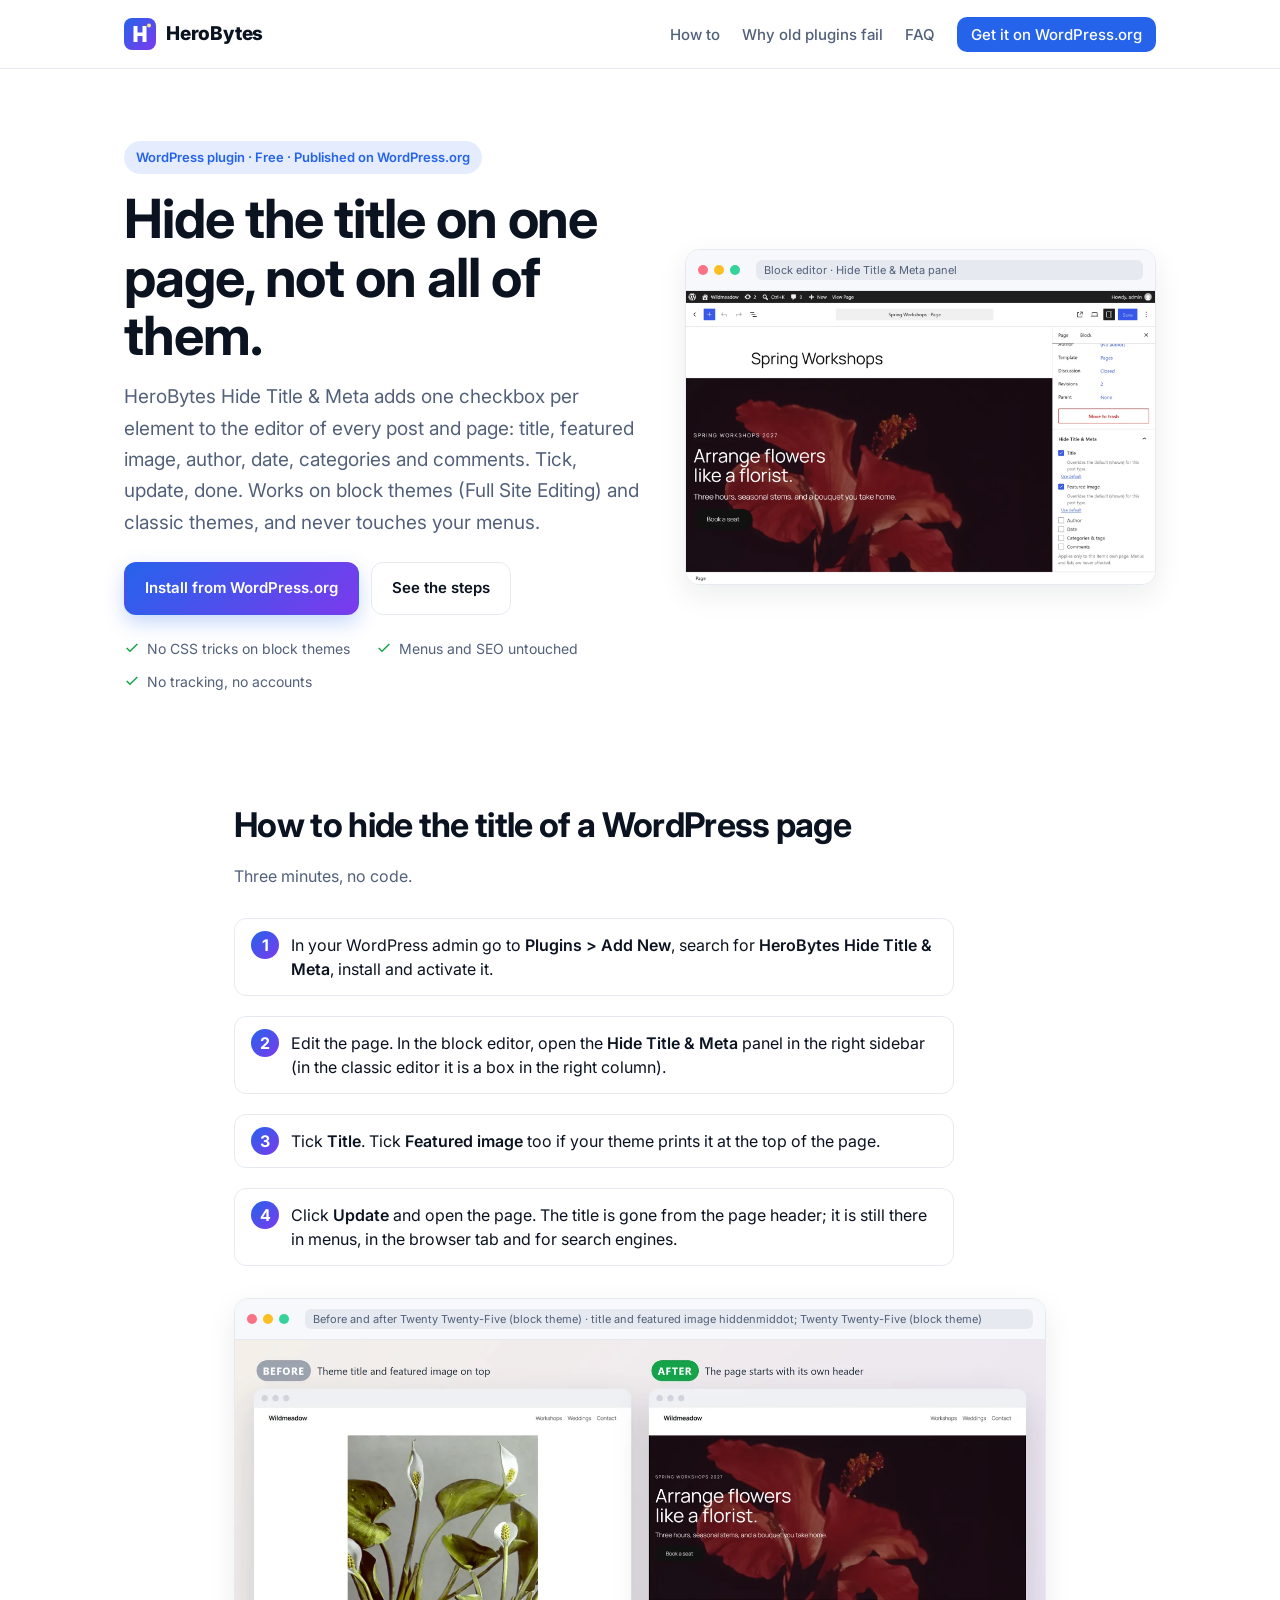
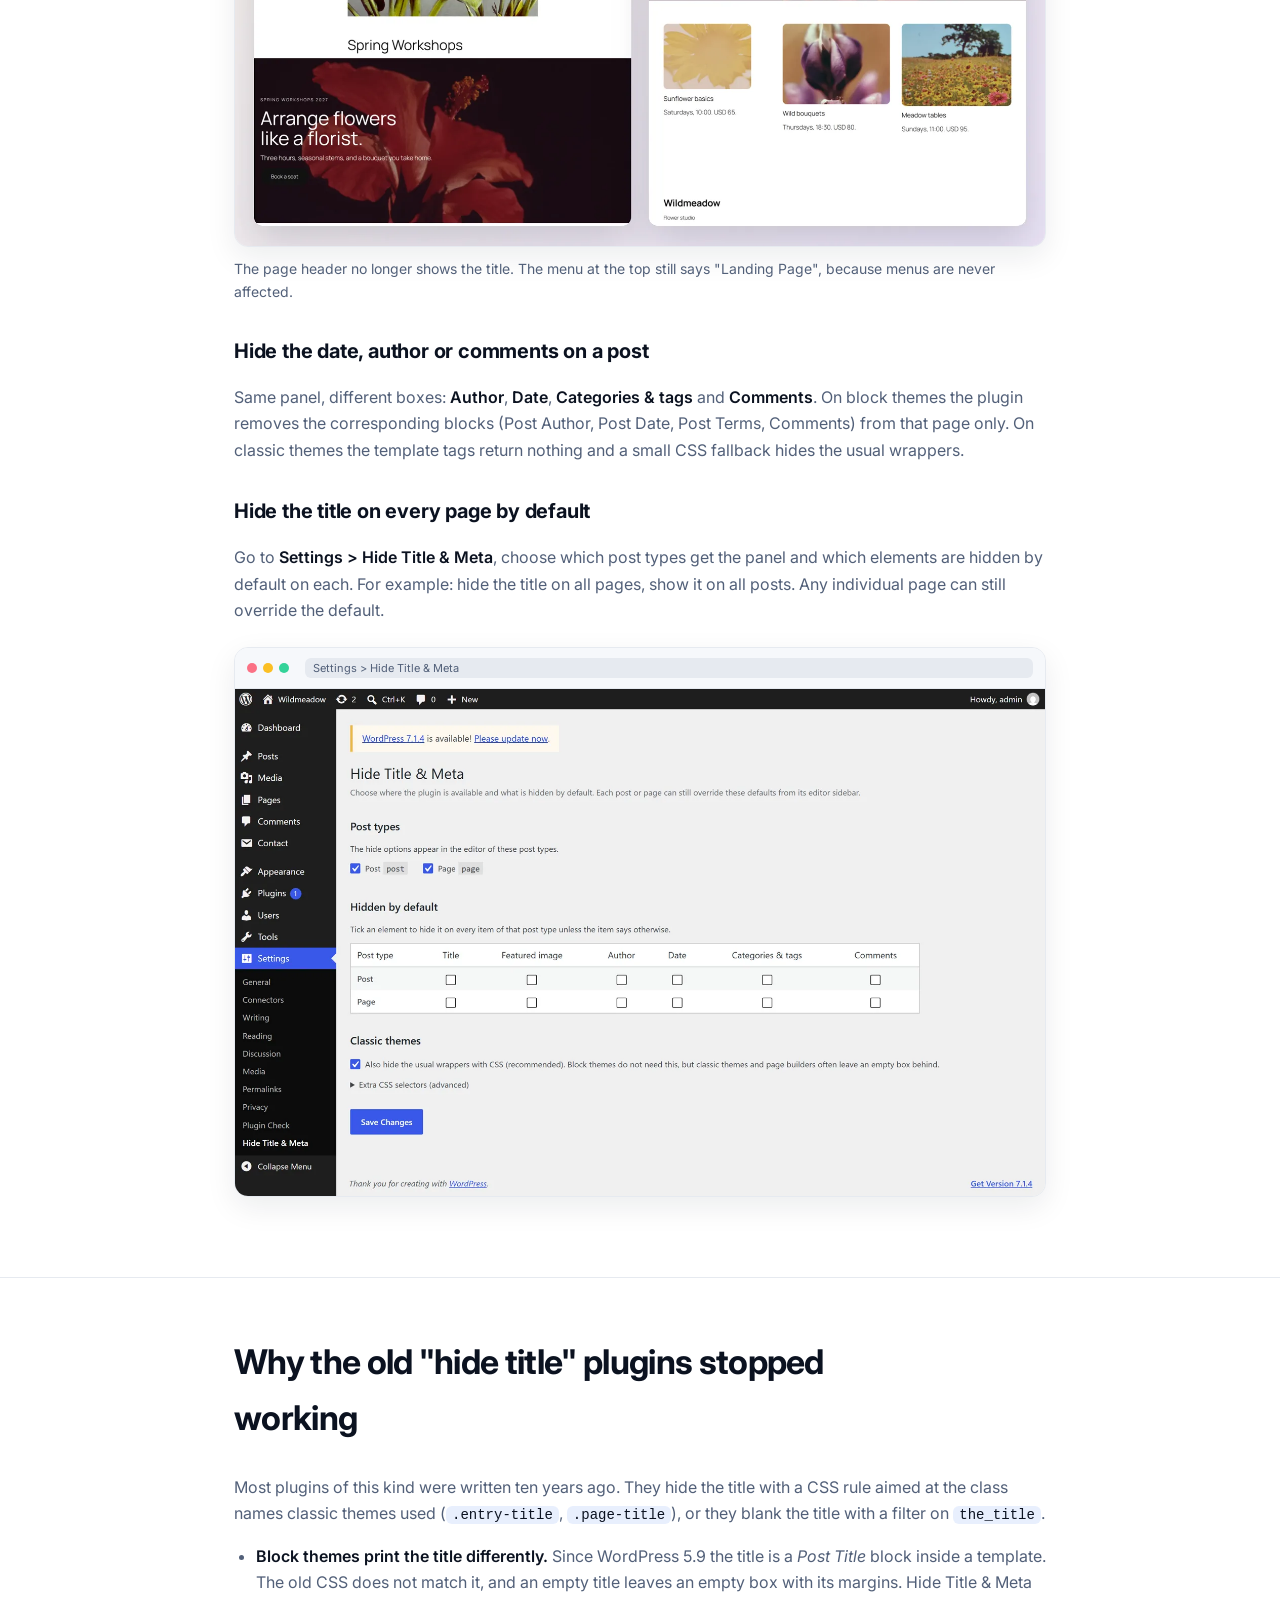
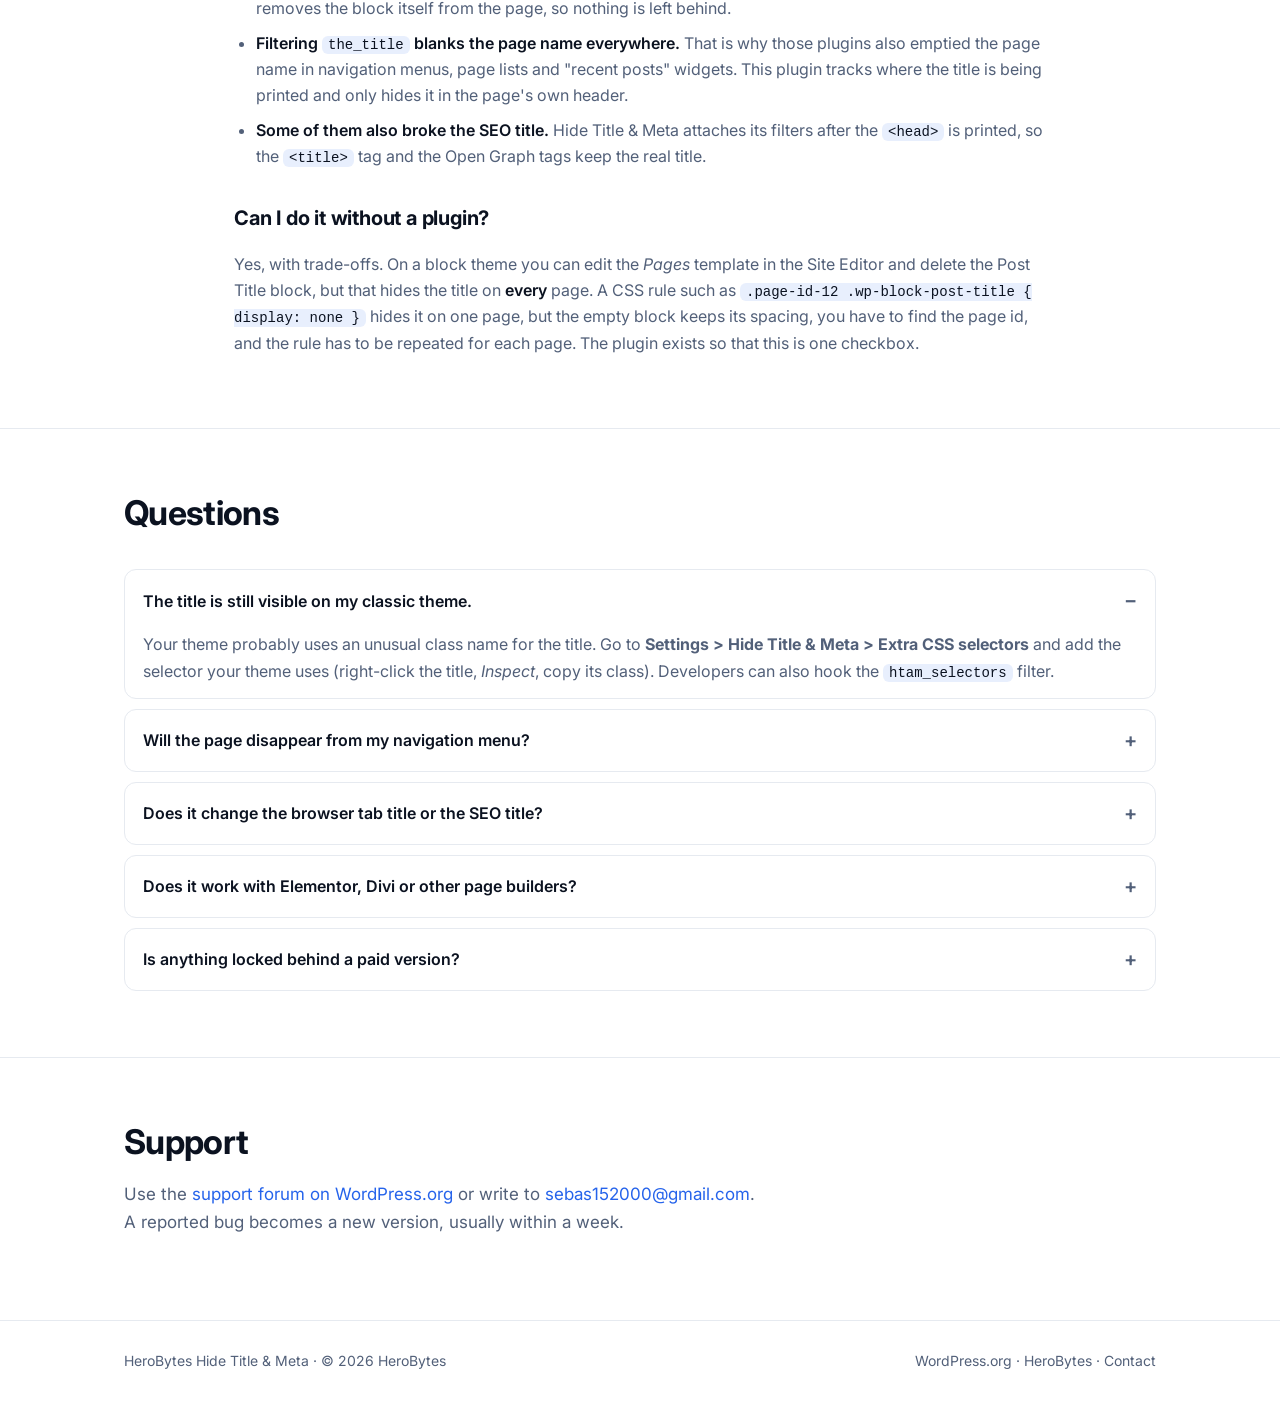
<file: hide-title-meta/index.html>
<!doctype html>
<html lang="en">
<head>
<meta charset="utf-8">
<meta name="viewport" content="width=device-width, initial-scale=1">
<title>How to hide the page title in WordPress (block themes and classic) - HeroBytes Hide Title &amp; Meta</title>
<meta name="description" content="Hide the title, featured image, author, date or comments on one page or post in WordPress, including block themes (Full Site Editing). Free plugin, no CSS tricks, menus untouched.">
<meta property="og:title" content="How to hide the page title in WordPress, on one page only">
<meta property="og:description" content="A free plugin that removes the title block on block themes and hides it on classic themes, per page, without touching menus or SEO.">
<meta property="og:image" content="https://heroslaver-tech.github.io/herobytes/assets/hide-title-meta/screenshot-1.png">
<link rel="canonical" href="https://heroslaver-tech.github.io/herobytes/hide-title-meta/">
<link rel="icon" href="../assets/logo.svg" type="image/svg+xml">
<link rel="preconnect" href="https://fonts.googleapis.com">
<link rel="stylesheet" href="https://fonts.googleapis.com/css2?family=Inter:wght@400;500;600;700;800&display=swap">
<link rel="stylesheet" href="../assets/site.css">
</head>
<body>
<header class="top"><div class="wrap">
  <a class="logo" href="../"><img src="../assets/logo.svg" alt=""> HeroBytes</a>
  <nav class="nav"><a href="#how">How to</a><a href="#why">Why old plugins fail</a><a href="#faq">FAQ</a><a class="cta" href="https://wordpress.org/plugins/herobytes-hide-title-meta/" rel="noopener">Get it on WordPress.org</a></nav>
</div></header>

<main>
  <div class="wrap hero">
    <div class="grid">
      <div>
        <span class="eyebrow">WordPress plugin &middot; Free &middot; Published on WordPress.org</span>
        <h1>Hide the title on one page, not on all of them.</h1>
        <p class="lead">HeroBytes Hide Title &amp; Meta adds one checkbox per element to the editor of every post and page: title, featured image, author, date, categories and comments. Tick, update, done. Works on block themes (Full Site Editing) and classic themes, and never touches your menus.</p>
        <div class="actions">
          <a class="btn primary" href="https://wordpress.org/plugins/herobytes-hide-title-meta/" rel="noopener">Install from WordPress.org</a>
          <a class="btn secondary" href="#how">See the steps</a>
        </div>
        <div class="trust">
          <span><svg viewBox="0 0 24 24" fill="none" stroke="currentColor" stroke-width="2.2"><path d="M20 6 9 17l-5-5"/></svg>No CSS tricks on block themes</span>
          <span><svg viewBox="0 0 24 24" fill="none" stroke="currentColor" stroke-width="2.2"><path d="M20 6 9 17l-5-5"/></svg>Menus and SEO untouched</span>
          <span><svg viewBox="0 0 24 24" fill="none" stroke="currentColor" stroke-width="2.2"><path d="M20 6 9 17l-5-5"/></svg>No tracking, no accounts</span>
        </div>
      </div>
      <div class="frame">
        <div class="bar"><i></i><i></i><i></i><span class="url">Block editor &middot; Hide Title &amp; Meta panel</span></div>
        <img class="zoomable" src="../assets/hide-title-meta/screenshot-1.webp" alt="The Hide Title &amp; Meta panel in the WordPress block editor sidebar, with one checkbox per element" width="1280" height="800">
      </div>
    </div>
  </div>

  <section id="how"><div class="wrap article">
    <div class="section-head"><h2>How to hide the title of a WordPress page</h2><p>Three minutes, no code.</p></div>
    <ol class="steps">
      <li>In your WordPress admin go to <b>Plugins &gt; Add New</b>, search for <b>HeroBytes Hide Title &amp; Meta</b>, install and activate it.</li>
      <li>Edit the page. In the block editor, open the <b>Hide Title &amp; Meta</b> panel in the right sidebar (in the classic editor it is a box in the right column).</li>
      <li>Tick <b>Title</b>. Tick <b>Featured image</b> too if your theme prints it at the top of the page.</li>
      <li>Click <b>Update</b> and open the page. The title is gone from the page header; it is still there in menus, in the browser tab and for search engines.</li>
    </ol>
    <figure>
      <div class="frame"><div class="bar"><i></i><i></i><i></i><span class="url">Before and after Twenty Twenty-Five (block theme) &middot; title and featured image hiddenmiddot; Twenty Twenty-Five (block theme)</span></div><img class="zoomable" src="../assets/hide-title-meta/screenshot-2.webp" alt="The same page before and after: the theme title and featured image above the header are gone, the menu still shows the page" width="1280" height="800" loading="lazy"></div>
      <figcaption>The page header no longer shows the title. The menu at the top still says "Landing Page", because menus are never affected.</figcaption>
    </figure>
    <h3>Hide the date, author or comments on a post</h3>
    <p>Same panel, different boxes: <b>Author</b>, <b>Date</b>, <b>Categories &amp; tags</b> and <b>Comments</b>. On block themes the plugin removes the corresponding blocks (Post Author, Post Date, Post Terms, Comments) from that page only. On classic themes the template tags return nothing and a small CSS fallback hides the usual wrappers.</p>
    <h3>Hide the title on every page by default</h3>
    <p>Go to <b>Settings &gt; Hide Title &amp; Meta</b>, choose which post types get the panel and which elements are hidden by default on each. For example: hide the title on all pages, show it on all posts. Any individual page can still override the default.</p>
    <figure>
      <div class="frame"><div class="bar"><i></i><i></i><i></i><span class="url">Settings &gt; Hide Title &amp; Meta</span></div><img class="zoomable" src="../assets/hide-title-meta/screenshot-3.webp" alt="Settings page: post types, defaults per post type and the CSS fallback" width="1280" height="800" loading="lazy"></div>
    </figure>
  </div></section>

  <section id="why"><div class="wrap article">
    <div class="section-head"><h2>Why the old "hide title" plugins stopped working</h2></div>
    <p>Most plugins of this kind were written ten years ago. They hide the title with a CSS rule aimed at the class names classic themes used (<code>.entry-title</code>, <code>.page-title</code>), or they blank the title with a filter on <code>the_title</code>.</p>
    <ul>
      <li><b>Block themes print the title differently.</b> Since WordPress 5.9 the title is a <i>Post Title</i> block inside a template. The old CSS does not match it, and an empty title leaves an empty box with its margins. Hide Title &amp; Meta removes the block itself from the page, so nothing is left behind.</li>
      <li><b>Filtering <code>the_title</code> blanks the page name everywhere.</b> That is why those plugins also emptied the page name in navigation menus, page lists and "recent posts" widgets. This plugin tracks where the title is being printed and only hides it in the page's own header.</li>
      <li><b>Some of them also broke the SEO title.</b> Hide Title &amp; Meta attaches its filters after the <code>&lt;head&gt;</code> is printed, so the <code>&lt;title&gt;</code> tag and the Open Graph tags keep the real title.</li>
    </ul>
    <h3>Can I do it without a plugin?</h3>
    <p>Yes, with trade-offs. On a block theme you can edit the <i>Pages</i> template in the Site Editor and delete the Post Title block, but that hides the title on <b>every</b> page. A CSS rule such as <code>.page-id-12 .wp-block-post-title { display: none }</code> hides it on one page, but the empty block keeps its spacing, you have to find the page id, and the rule has to be repeated for each page. The plugin exists so that this is one checkbox.</p>
  </div></section>

  <section id="faq"><div class="wrap">
    <div class="section-head"><h2>Questions</h2></div>
    <div class="faq">
      <details open><summary>The title is still visible on my classic theme.</summary><p>Your theme probably uses an unusual class name for the title. Go to <b>Settings &gt; Hide Title &amp; Meta &gt; Extra CSS selectors</b> and add the selector your theme uses (right-click the title, <i>Inspect</i>, copy its class). Developers can also hook the <code>htam_selectors</code> filter.</p></details>
      <details><summary>Will the page disappear from my navigation menu?</summary><p>No. Menus, page lists, breadcrumbs and widgets keep the title. Only the title printed in the page's own header is hidden.</p></details>
      <details><summary>Does it change the browser tab title or the SEO title?</summary><p>No. The <code>&lt;title&gt;</code> tag and the Open Graph / Twitter tags keep the real title.</p></details>
      <details><summary>Does it work with Elementor, Divi or other page builders?</summary><p>Yes. With Elementor's theme builder widgets the title is hidden through the same mechanism as classic themes. If your builder prints the title with its own markup, add its selector in the settings.</p></details>
      <details><summary>Is anything locked behind a paid version?</summary><p>No. Everything described here is in the free plugin and will stay there. No external requests, no tracking, no accounts. Uninstalling removes the option and the post meta.</p></details>
    </div>
  </div></section>

  <section id="support"><div class="wrap">
    <div class="section-head"><h2>Support</h2><p>Use the <a href="https://wordpress.org/support/plugin/herobytes-hide-title-meta/" rel="noopener">support forum on WordPress.org</a> or write to <a href="mailto:sebas152000@gmail.com">sebas152000@gmail.com</a>. A reported bug becomes a new version, usually within a week.</p></div>
  </div></section>
</main>

<footer><div class="wrap">
  <span>HeroBytes Hide Title &amp; Meta &middot; &copy; 2026 HeroBytes</span>
  <span><a href="https://wordpress.org/plugins/herobytes-hide-title-meta/" rel="noopener">WordPress.org</a> &middot; <a href="../">HeroBytes</a> &middot; <a href="mailto:sebas152000@gmail.com">Contact</a></span>
</div></footer>

<dialog class="lightbox" id="lightbox"><img alt=""><p>Click the image or press Esc to close</p></dialog>
<script>
(function(){var d=document.getElementById('lightbox');if(!d||!d.showModal)return;var im=d.querySelector('img');
document.querySelectorAll('.zoomable').forEach(function(el){el.addEventListener('click',function(){im.src=el.getAttribute('data-full')||el.src;im.alt=el.alt;d.showModal();});});
d.addEventListener('click',function(){d.close();});})();
</script>
</body>
</html>
</file>
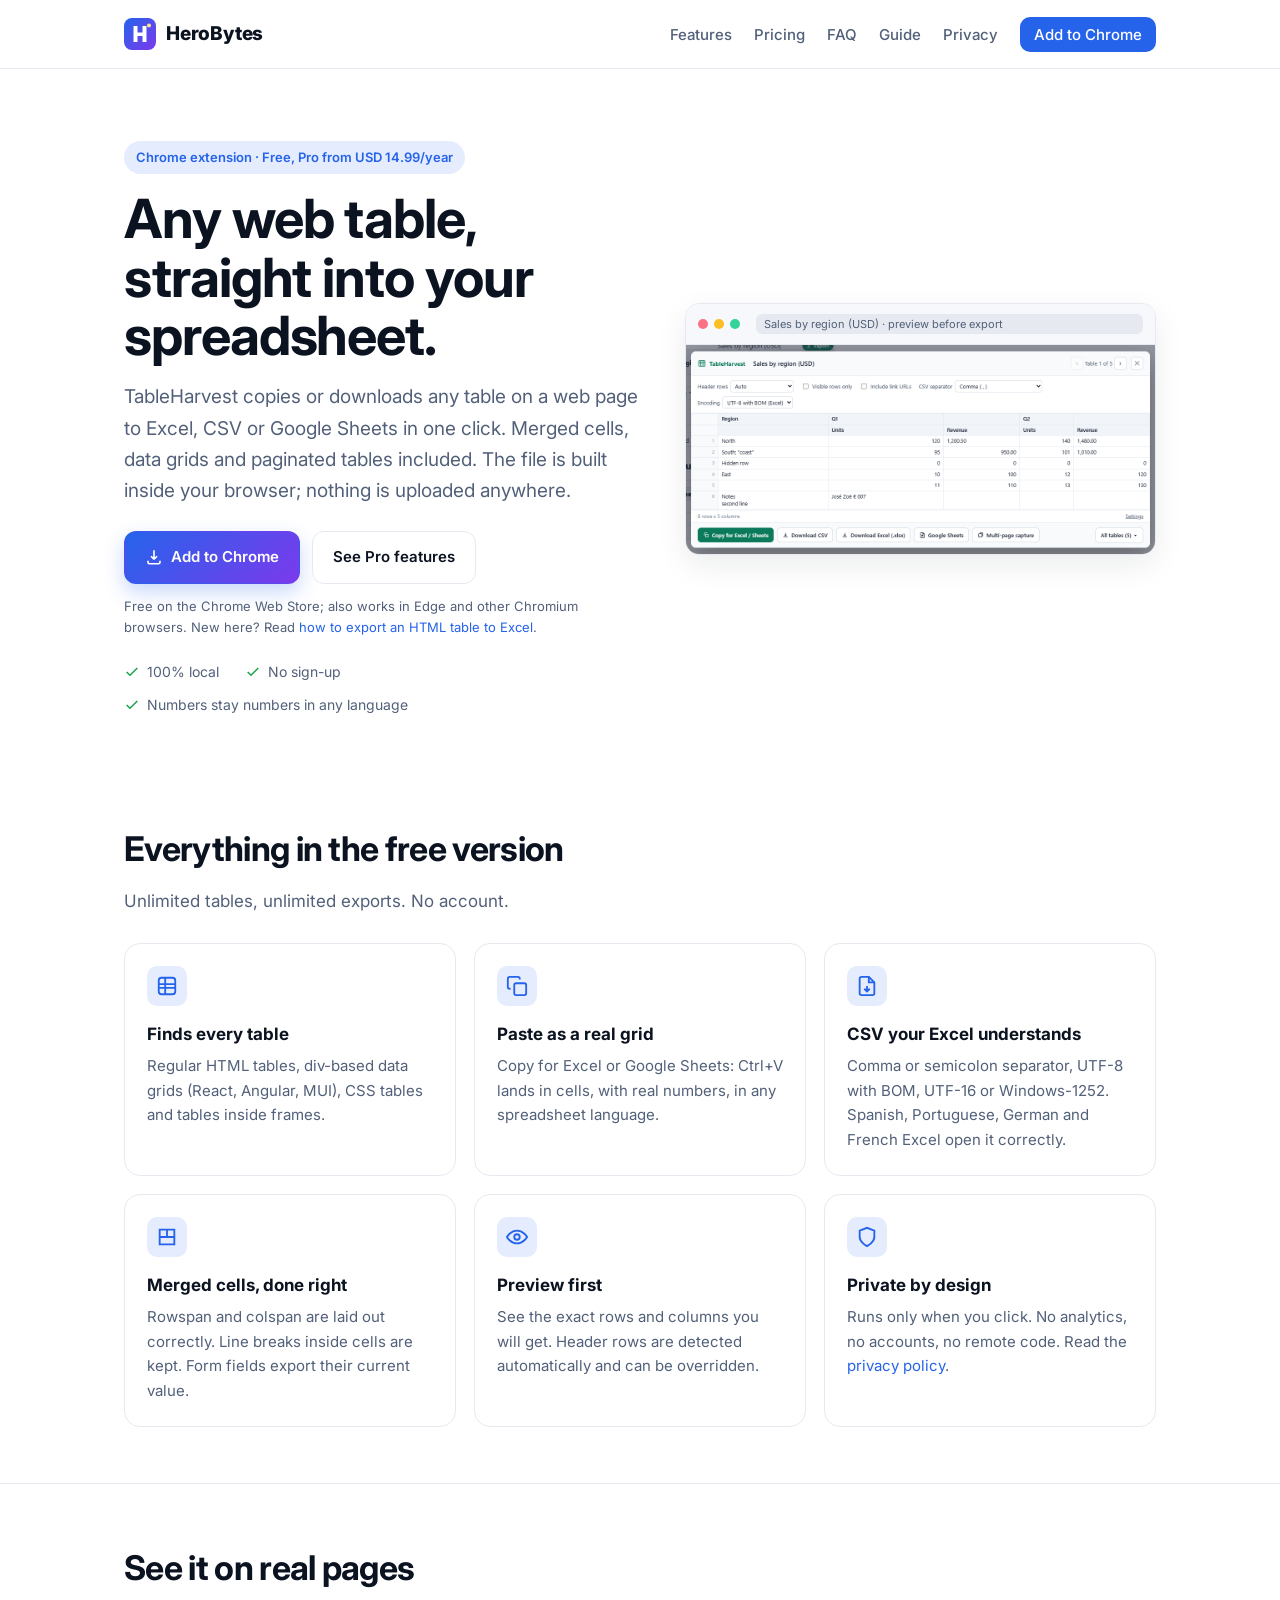
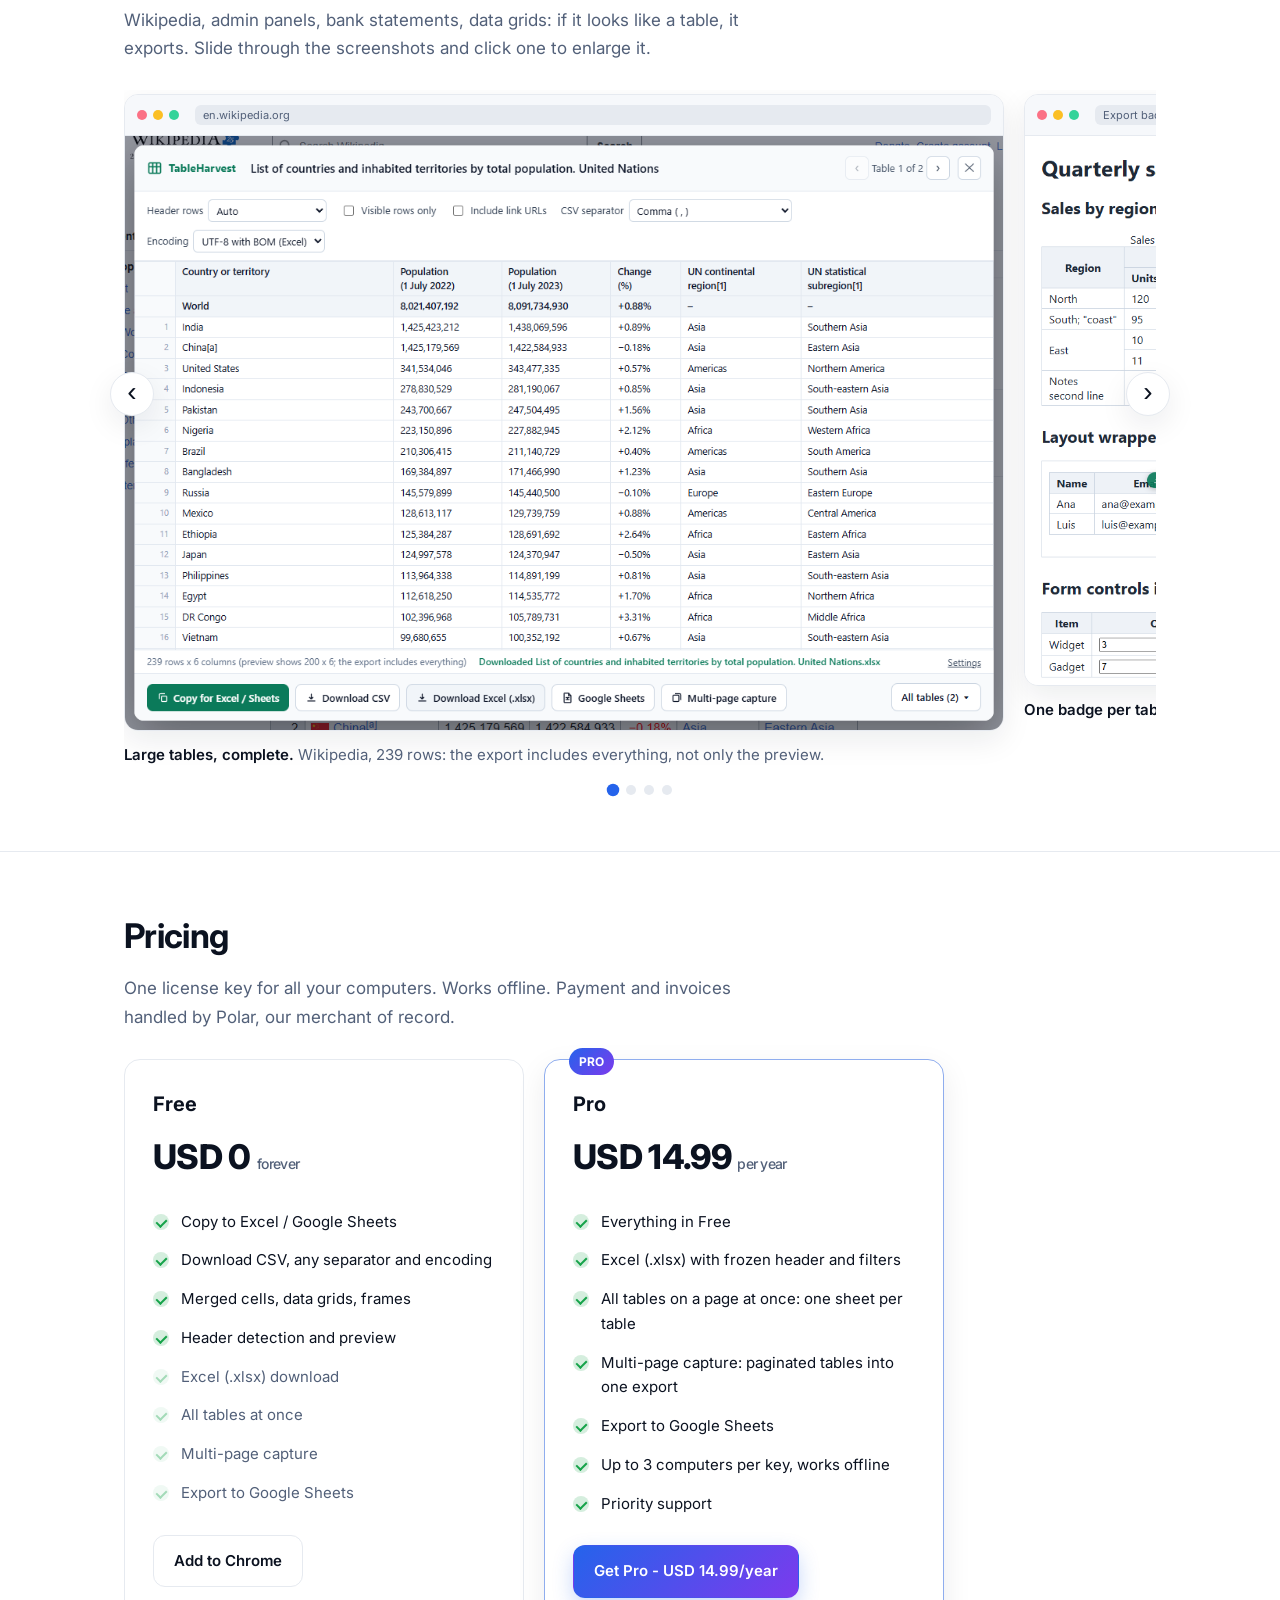
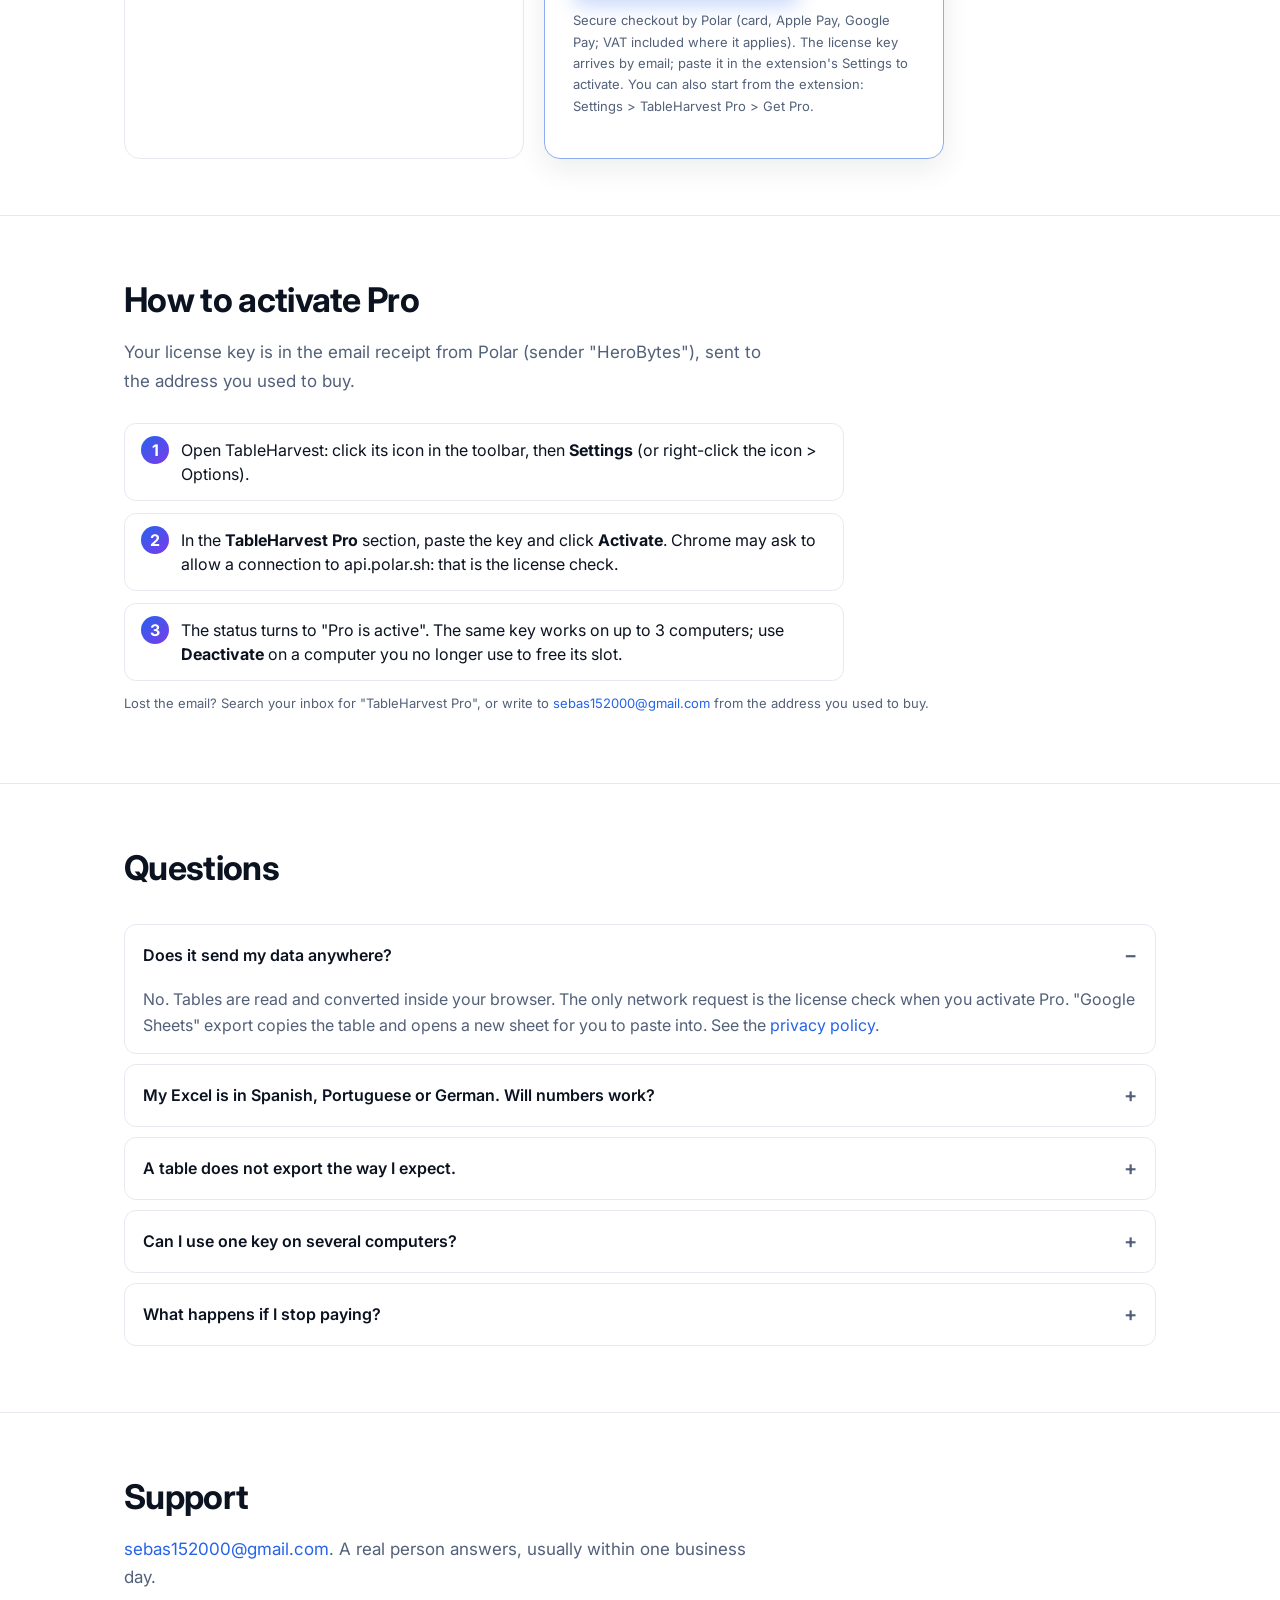
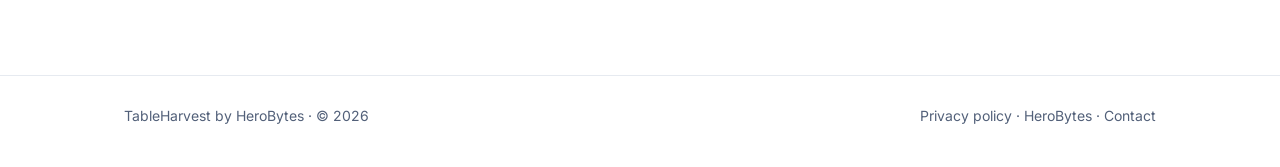
<file: tableharvest/index.html>
<!doctype html>
<html lang="en">
<head>
<meta charset="utf-8">
<meta name="viewport" content="width=device-width, initial-scale=1">
<title>TableHarvest - export any web table to Excel, CSV or Google Sheets</title>
<meta name="description" content="TableHarvest is a Chrome extension that copies or downloads any table on a web page to Excel, CSV or Google Sheets in one click. Handles merged cells and paginated tables. 100% local.">
<meta property="og:title" content="TableHarvest - export any web table to Excel, CSV or Google Sheets">
<meta property="og:description" content="One click from any web table to a spreadsheet. Merged cells, data grids and paginated tables included. Nothing leaves your browser.">
<meta property="og:image" content="https://heroslaver-tech.github.io/herobytes/assets/tableharvest/screenshot-1-preview.png">
<link rel="icon" href="../assets/logo.svg" type="image/svg+xml">
<link rel="preconnect" href="https://fonts.googleapis.com">
<link rel="stylesheet" href="https://fonts.googleapis.com/css2?family=Inter:wght@400;500;600;700;800&display=swap">
<link rel="stylesheet" href="../assets/site.css">
</head>
<body>
<header class="top"><div class="wrap">
  <a class="logo" href="../"><img src="../assets/logo.svg" alt=""> HeroBytes</a>
  <nav class="nav"><a href="#features">Features</a><a href="#pro">Pricing</a><a href="#faq">FAQ</a><a href="export-html-table-to-excel.html">Guide</a><a href="privacy.html">Privacy</a><a class="cta" href="https://chromewebstore.google.com/detail/lbppdbcjnfacljmmkjpcogchlpjnmboe" rel="noopener">Add to Chrome</a></nav>
</div></header>

<main>
  <div class="wrap hero" id="install">
    <div class="grid">
      <div>
        <span class="eyebrow">Chrome extension &middot; Free, Pro from USD 14.99/year</span>
        <h1>Any web table, straight into your spreadsheet.</h1>
        <p class="lead">TableHarvest copies or downloads any table on a web page to Excel, CSV or Google Sheets in one click. Merged cells, data grids and paginated tables included. The file is built inside your browser; nothing is uploaded anywhere.</p>
        <div class="actions">
          <a class="btn primary" href="https://chromewebstore.google.com/detail/lbppdbcjnfacljmmkjpcogchlpjnmboe" rel="noopener"><svg viewBox="0 0 24 24" fill="none" stroke="currentColor" stroke-width="2.2"><path d="M12 3v12m0 0 4-4m-4 4-4-4M4 17v2a2 2 0 0 0 2 2h12a2 2 0 0 0 2-2v-2"/></svg>Add to Chrome</a>
          <a class="btn secondary" href="#pro">See Pro features</a>
        </div>
        <p class="note" id="install-note">Free on the Chrome Web Store; also works in Edge and other Chromium browsers. New here? Read <a href="export-html-table-to-excel.html">how to export an HTML table to Excel</a>.</p>
        <div class="trust">
          <span><svg viewBox="0 0 24 24" fill="none" stroke="currentColor" stroke-width="2.2"><path d="M20 6 9 17l-5-5"/></svg>100% local</span>
          <span><svg viewBox="0 0 24 24" fill="none" stroke="currentColor" stroke-width="2.2"><path d="M20 6 9 17l-5-5"/></svg>No sign-up</span>
          <span><svg viewBox="0 0 24 24" fill="none" stroke="currentColor" stroke-width="2.2"><path d="M20 6 9 17l-5-5"/></svg>Numbers stay numbers in any language</span>
        </div>
      </div>
      <div class="frame">
        <div class="bar"><i></i><i></i><i></i><span class="url">Sales by region (USD) &middot; preview before export</span></div>
        <img class="zoomable" src="../assets/tableharvest/preview-panel.png" data-full="../assets/tableharvest/screenshot-1-preview.png" alt="TableHarvest preview panel with export options" width="1124" height="500">
      </div>
    </div>
  </div>

  <section id="features"><div class="wrap">
    <div class="section-head"><h2>Everything in the free version</h2><p>Unlimited tables, unlimited exports. No account.</p></div>
    <div class="features">
      <div class="feature"><div class="ic"><svg viewBox="0 0 24 24" fill="none" stroke="currentColor" stroke-width="2"><path d="M3 10h18M3 14h18M10 3v18M3 6a3 3 0 0 1 3-3h12a3 3 0 0 1 3 3v12a3 3 0 0 1-3 3H6a3 3 0 0 1-3-3z"/></svg></div><h3>Finds every table</h3><p>Regular HTML tables, div-based data grids (React, Angular, MUI), CSS tables and tables inside frames.</p></div>
      <div class="feature"><div class="ic"><svg viewBox="0 0 24 24" fill="none" stroke="currentColor" stroke-width="2"><rect x="9" y="9" width="13" height="13" rx="2"/><path d="M5 15H4a2 2 0 0 1-2-2V4a2 2 0 0 1 2-2h9a2 2 0 0 1 2 2v1"/></svg></div><h3>Paste as a real grid</h3><p>Copy for Excel or Google Sheets: Ctrl+V lands in cells, with real numbers, in any spreadsheet language.</p></div>
      <div class="feature"><div class="ic"><svg viewBox="0 0 24 24" fill="none" stroke="currentColor" stroke-width="2"><path d="M14 2H6a2 2 0 0 0-2 2v16a2 2 0 0 0 2 2h12a2 2 0 0 0 2-2V8z"/><path d="M14 2v6h6M12 18v-6M9 15l3 3 3-3"/></svg></div><h3>CSV your Excel understands</h3><p>Comma or semicolon separator, UTF-8 with BOM, UTF-16 or Windows-1252. Spanish, Portuguese, German and French Excel open it correctly.</p></div>
      <div class="feature"><div class="ic"><svg viewBox="0 0 24 24" fill="none" stroke="currentColor" stroke-width="2"><path d="M4 4h16v16H4zM4 12h16M12 4v8"/></svg></div><h3>Merged cells, done right</h3><p>Rowspan and colspan are laid out correctly. Line breaks inside cells are kept. Form fields export their current value.</p></div>
      <div class="feature"><div class="ic"><svg viewBox="0 0 24 24" fill="none" stroke="currentColor" stroke-width="2"><path d="M1 12s4-7 11-7 11 7 11 7-4 7-11 7S1 12 1 12z"/><circle cx="12" cy="12" r="3"/></svg></div><h3>Preview first</h3><p>See the exact rows and columns you will get. Header rows are detected automatically and can be overridden.</p></div>
      <div class="feature"><div class="ic"><svg viewBox="0 0 24 24" fill="none" stroke="currentColor" stroke-width="2"><path d="M12 22s8-4 8-10V5l-8-3-8 3v7c0 6 8 10 8 10z"/></svg></div><h3>Private by design</h3><p>Runs only when you click. No analytics, no accounts, no remote code. Read the <a href="privacy.html">privacy policy</a>.</p></div>
    </div>
  </div></section>

  <section id="shots"><div class="wrap">
    <div class="section-head"><h2>See it on real pages</h2><p>Wikipedia, admin panels, bank statements, data grids: if it looks like a table, it exports. Slide through the screenshots and click one to enlarge it.</p></div>
    <div class="carousel" id="carousel">
      <button class="arrow prev" type="button" aria-label="Previous screenshot">&#8249;</button>
      <div class="track" tabindex="0">
        <figure class="slide">
          <div class="frame"><div class="bar"><i></i><i></i><i></i><span class="url">en.wikipedia.org</span></div><img class="zoomable" src="../assets/tableharvest/wikipedia-panel.png" data-full="../assets/tableharvest/screenshot-3-wikipedia.png" alt="A Wikipedia table with 239 rows ready to export" width="1124" height="760"></div>
          <figcaption><b>Large tables, complete.</b> Wikipedia, 239 rows: the export includes everything, not only the preview.</figcaption>
        </figure>
        <figure class="slide">
          <div class="frame"><div class="bar"><i></i><i></i><i></i><span class="url">Export badges</span></div><img class="zoomable" src="../assets/tableharvest/screenshot-2-badges.png" alt="Export badges on each table of a page" width="1280" height="800" loading="lazy"></div>
          <figcaption><b>One badge per table.</b> Every table on the page gets an "Export" badge, or right-click any table.</figcaption>
        </figure>
        <figure class="slide">
          <div class="frame"><div class="bar"><i></i><i></i><i></i><span class="url">datatables.net</span></div><img class="zoomable" src="../assets/tableharvest/screenshot-4-multipage.png" alt="Multi-page capture collecting rows from several pages" width="1280" height="800" loading="lazy"></div>
          <figcaption><b>Multi-page capture <span class="tag">Pro</span>.</b> Paginated tables (page 1, 2, 3...) collected into a single export.</figcaption>
        </figure>
        <figure class="slide">
          <div class="frame"><div class="bar"><i></i><i></i><i></i><span class="url">Sales by region (USD)</span></div><img class="zoomable" src="../assets/tableharvest/preview-panel.png" data-full="../assets/tableharvest/screenshot-1-preview.png" alt="TableHarvest preview panel with export options" width="1124" height="500" loading="lazy"></div>
          <figcaption><b>Preview before you export.</b> Header rows, visible rows only, link URLs, CSV separator and encoding.</figcaption>
        </figure>
      </div>
      <button class="arrow next" type="button" aria-label="Next screenshot">&#8250;</button>
      <div class="dots" role="tablist"></div>
    </div>
  </div></section>

  <section id="pro"><div class="wrap">
    <div class="section-head"><h2>Pricing</h2><p>One license key for all your computers. Works offline. Payment and invoices handled by Polar, our merchant of record.</p></div>
    <div class="pricing">
      <div class="plan">
        <h3>Free</h3>
        <div class="price">USD 0 <small>forever</small></div>
        <ul>
          <li>Copy to Excel / Google Sheets</li>
          <li>Download CSV, any separator and encoding</li>
          <li>Merged cells, data grids, frames</li>
          <li>Header detection and preview</li>
          <li class="muted">Excel (.xlsx) download</li>
          <li class="muted">All tables at once</li>
          <li class="muted">Multi-page capture</li>
          <li class="muted">Export to Google Sheets</li>
        </ul>
        <a class="btn secondary" href="https://chromewebstore.google.com/detail/lbppdbcjnfacljmmkjpcogchlpjnmboe" rel="noopener">Add to Chrome</a>
      </div>
      <div class="plan pro">
        <span class="badge">PRO</span>
        <h3>Pro</h3>
        <div class="price">USD 14.99 <small>per year</small></div>
        <ul>
          <li>Everything in Free</li>
          <li>Excel (.xlsx) with frozen header and filters</li>
          <li>All tables on a page at once: one sheet per table</li>
          <li>Multi-page capture: paginated tables into one export</li>
          <li>Export to Google Sheets</li>
          <li>Up to 3 computers per key, works offline</li>
          <li>Priority support</li>
        </ul>
        <a class="btn primary" href="https://buy.polar.sh/polar_cl_lvSIan7ZtPKTjEX9WfI0sqRisTScnMxqQJqoR1La4De" rel="noopener">Get Pro - USD 14.99/year</a>
        <p class="note">Secure checkout by Polar (card, Apple Pay, Google Pay; VAT included where it applies). The license key arrives by email; paste it in the extension's Settings to activate. You can also start from the extension: Settings &gt; TableHarvest Pro &gt; Get Pro.</p>
      </div>
    </div>
  </div></section>

  <section id="activate"><div class="wrap">
    <div class="section-head"><h2>How to activate Pro</h2><p>Your license key is in the email receipt from Polar (sender "HeroBytes"), sent to the address you used to buy.</p></div>
    <ol class="steps">
      <li>Open TableHarvest: click its icon in the toolbar, then <b>Settings</b> (or right-click the icon &gt; Options).</li>
      <li>In the <b>TableHarvest Pro</b> section, paste the key and click <b>Activate</b>. Chrome may ask to allow a connection to api.polar.sh: that is the license check.</li>
      <li>The status turns to "Pro is active". The same key works on up to 3 computers; use <b>Deactivate</b> on a computer you no longer use to free its slot.</li>
    </ol>
    <p class="note">Lost the email? Search your inbox for "TableHarvest Pro", or write to <a href="mailto:sebas152000@gmail.com">sebas152000@gmail.com</a> from the address you used to buy.</p>
  </div></section>

  <section id="faq"><div class="wrap">
    <div class="section-head"><h2>Questions</h2></div>
    <div class="faq">
      <details open><summary>Does it send my data anywhere?</summary><p>No. Tables are read and converted inside your browser. The only network request is the license check when you activate Pro. "Google Sheets" export copies the table and opens a new sheet for you to paste into. See the <a href="privacy.html">privacy policy</a>.</p></details>
      <details><summary>My Excel is in Spanish, Portuguese or German. Will numbers work?</summary><p>Yes. Each number is copied with its real value, so "1,425,423,212" is a number in any spreadsheet language, and you can pick the CSV separator your Excel expects.</p></details>
      <details><summary>A table does not export the way I expect.</summary><p>Write to support with the page address. Tables that do not export are fixed in the next version.</p></details>
      <details><summary>Can I use one key on several computers?</summary><p>Yes, up to three activations per key. Deactivate a computer from Settings to free a slot.</p></details>
      <details><summary>What happens if I stop paying?</summary><p>The free features keep working forever. Pro features stop when the license expires; your exported files are yours.</p></details>
    </div>
  </div></section>

  <section id="support"><div class="wrap">
    <div class="section-head"><h2>Support</h2><p><a href="mailto:sebas152000@gmail.com">sebas152000@gmail.com</a>. A real person answers, usually within one business day.</p></div>
  </div></section>
</main>

<footer><div class="wrap">
  <span>TableHarvest by HeroBytes &middot; &copy; 2026</span>
  <span><a href="privacy.html">Privacy policy</a> &middot; <a href="../">HeroBytes</a> &middot; <a href="mailto:sebas152000@gmail.com">Contact</a></span>
</div></footer>

<dialog class="lightbox" id="lightbox"><img alt=""><p>Click the image or press Esc to close</p></dialog>
<script>
(function(){var d=document.getElementById('lightbox');if(!d||!d.showModal)return;var im=d.querySelector('img');
document.querySelectorAll('.zoomable').forEach(function(el){el.addEventListener('click',function(){im.src=el.getAttribute('data-full')||el.src;im.alt=el.alt;d.showModal();});});
d.addEventListener('click',function(){d.close();});})();
(function(){var c=document.getElementById('carousel');if(!c)return;var tr=c.querySelector('.track'),slides=[].slice.call(c.querySelectorAll('.slide')),dots=c.querySelector('.dots'),idx=0;
slides.forEach(function(_,i){var b=document.createElement('button');b.type='button';b.setAttribute('aria-label','Screenshot '+(i+1));b.addEventListener('click',function(){go(i);});dots.appendChild(b);});
function go(i){idx=(i+slides.length)%slides.length;slides[idx].scrollIntoView({behavior:'smooth',inline:'start',block:'nearest'});paint();}
function paint(){[].forEach.call(dots.children,function(b,i){b.classList.toggle('on',i===idx);});}
c.querySelector('.prev').addEventListener('click',function(){go(idx-1);});c.querySelector('.next').addEventListener('click',function(){go(idx+1);});
tr.addEventListener('scroll',function(){var x=tr.scrollLeft,best=0,d=1e9;slides.forEach(function(s,i){var dd=Math.abs(s.offsetLeft-tr.offsetLeft-x);if(dd<d){d=dd;best=i;}});if(best!==idx){idx=best;paint();}});
tr.addEventListener('keydown',function(e){if(e.key==='ArrowRight')go(idx+1);if(e.key==='ArrowLeft')go(idx-1);});paint();})();
</script>
</body>
</html>
</file>
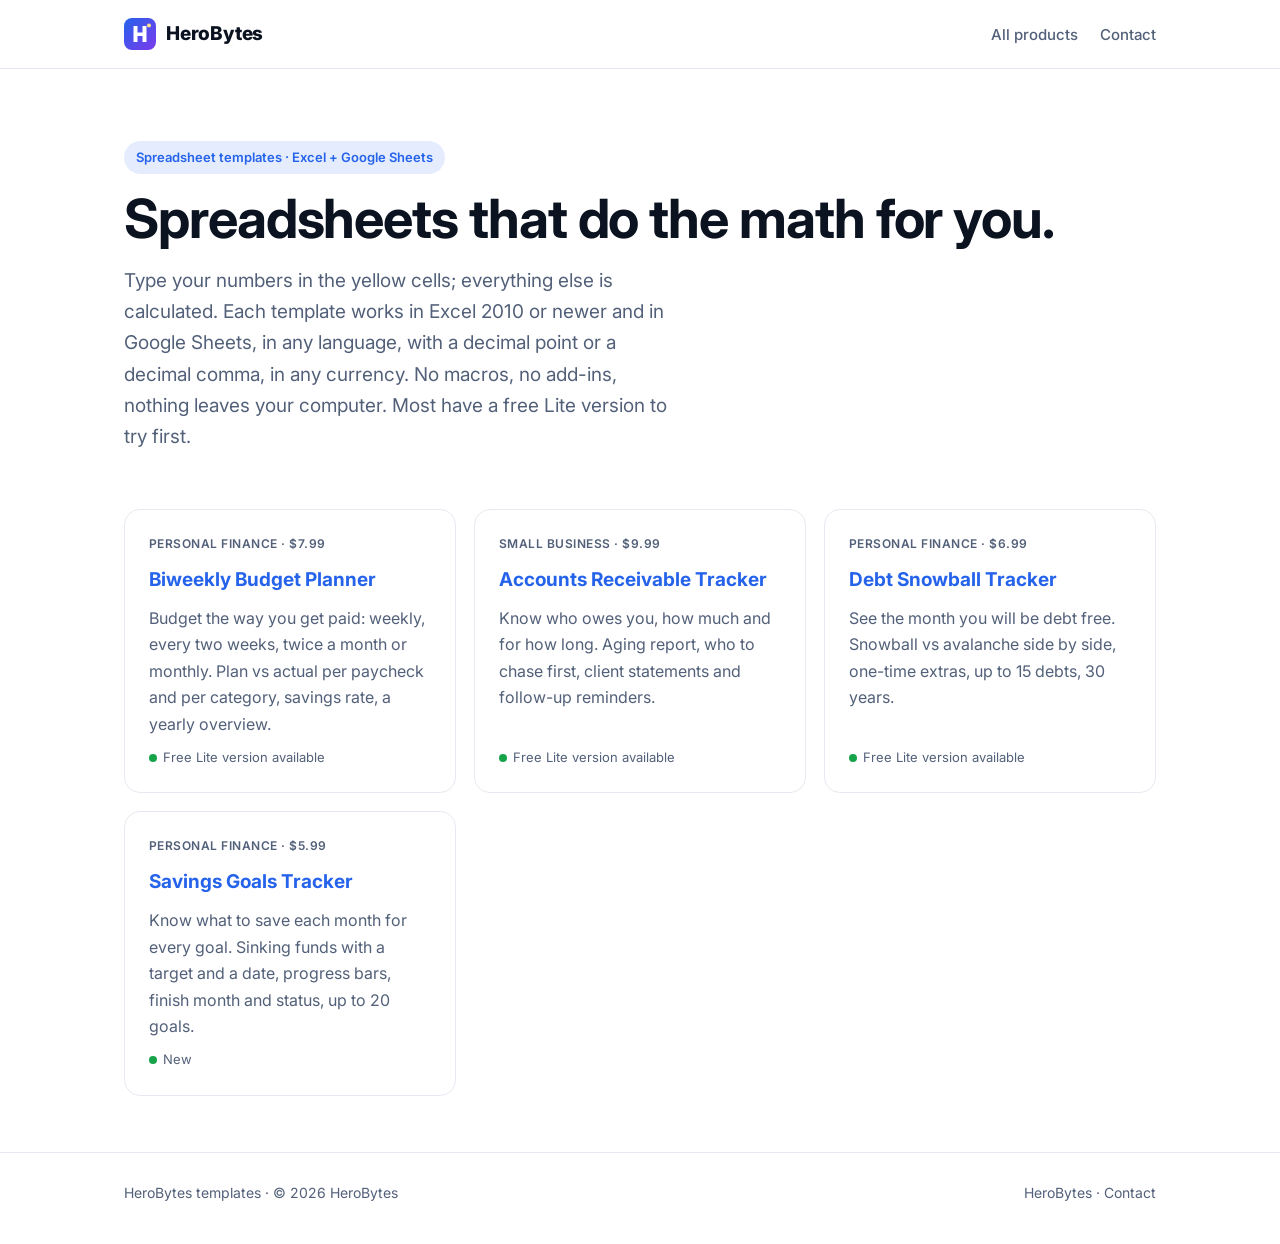
<file: templates/index.html>
<!doctype html>
<html lang="en">
<head>
<meta charset="utf-8">
<meta name="viewport" content="width=device-width, initial-scale=1">
<title>Excel and Google Sheets templates: budget, receivables, debt payoff - HeroBytes</title>
<meta name="description" content="Spreadsheet templates that work in Excel and Google Sheets, in any language and currency: Biweekly Budget Planner, Accounts Receivable Tracker, Debt Snowball Tracker. Free Lite versions.">
<meta property="og:title" content="HeroBytes spreadsheet templates for Excel and Google Sheets">
<meta property="og:description" content="Budget per paycheck, track who owes you, plan your way out of debt. Free Lite versions included.">
<meta property="og:image" content="https://heroslaver-tech.github.io/herobytes/assets/templates/budget-monthly.png">
<link rel="canonical" href="https://heroslaver-tech.github.io/herobytes/templates/">
<link rel="icon" href="../assets/logo.svg" type="image/svg+xml">
<link rel="preconnect" href="https://fonts.googleapis.com">
<link rel="stylesheet" href="https://fonts.googleapis.com/css2?family=Inter:wght@400;500;600;700;800&display=swap">
<link rel="stylesheet" href="../assets/site.css">
</head>
<body>
<header class="top"><div class="wrap">
  <a class="logo" href="../"><img src="../assets/logo.svg" alt=""> HeroBytes</a>
  <nav class="nav"><a href="../#products">All products</a><a href="mailto:sebas152000@gmail.com">Contact</a></nav>
</div></header>

<main>
  <div class="wrap hero" style="padding-bottom:24px">
    <span class="eyebrow">Spreadsheet templates &middot; Excel + Google Sheets</span>
    <h1>Spreadsheets that do the math for you.</h1>
    <p class="lead">Type your numbers in the yellow cells; everything else is calculated. Each template works in Excel 2010 or newer and in Google Sheets, in any language, with a decimal point or a decimal comma, in any currency. No macros, no add-ins, nothing leaves your computer. Most have a free Lite version to try first.</p>
  </div>

  <section style="border-top:0;padding-top:8px"><div class="wrap">
    <div class="products">
      <a class="product" href="biweekly-budget-planner/" style="text-decoration:none">
        <span class="kind">Personal finance &middot; $7.99</span>
        <h3>Biweekly Budget Planner</h3>
        <p>Budget the way you get paid: weekly, every two weeks, twice a month or monthly. Plan vs actual per paycheck and per category, savings rate, a yearly overview.</p>
        <span class="status live">Free Lite version available</span>
      </a>
      <a class="product" href="accounts-receivable-tracker/" style="text-decoration:none">
        <span class="kind">Small business &middot; $9.99</span>
        <h3>Accounts Receivable Tracker</h3>
        <p>Know who owes you, how much and for how long. Aging report, who to chase first, client statements and follow-up reminders.</p>
        <span class="status live">Free Lite version available</span>
      </a>
      <a class="product" href="debt-snowball-tracker/" style="text-decoration:none">
        <span class="kind">Personal finance &middot; $6.99</span>
        <h3>Debt Snowball Tracker</h3>
        <p>See the month you will be debt free. Snowball vs avalanche side by side, one-time extras, up to 15 debts, 30 years.</p>
        <span class="status live">Free Lite version available</span>
      </a>
      <a class="product" href="savings-goals-tracker/" style="text-decoration:none">
        <span class="kind">Personal finance &middot; $5.99</span>
        <h3>Savings Goals Tracker</h3>
        <p>Know what to save each month for every goal. Sinking funds with a target and a date, progress bars, finish month and status, up to 20 goals.</p>
        <span class="status live">New</span>
      </a>
    </div>
  </div></section>
</main>

<footer><div class="wrap">
  <span>HeroBytes templates &middot; &copy; 2026 HeroBytes</span>
  <span><a href="../">HeroBytes</a> &middot; <a href="mailto:sebas152000@gmail.com">Contact</a></span>
</div></footer>
</body>
</html>
</file>
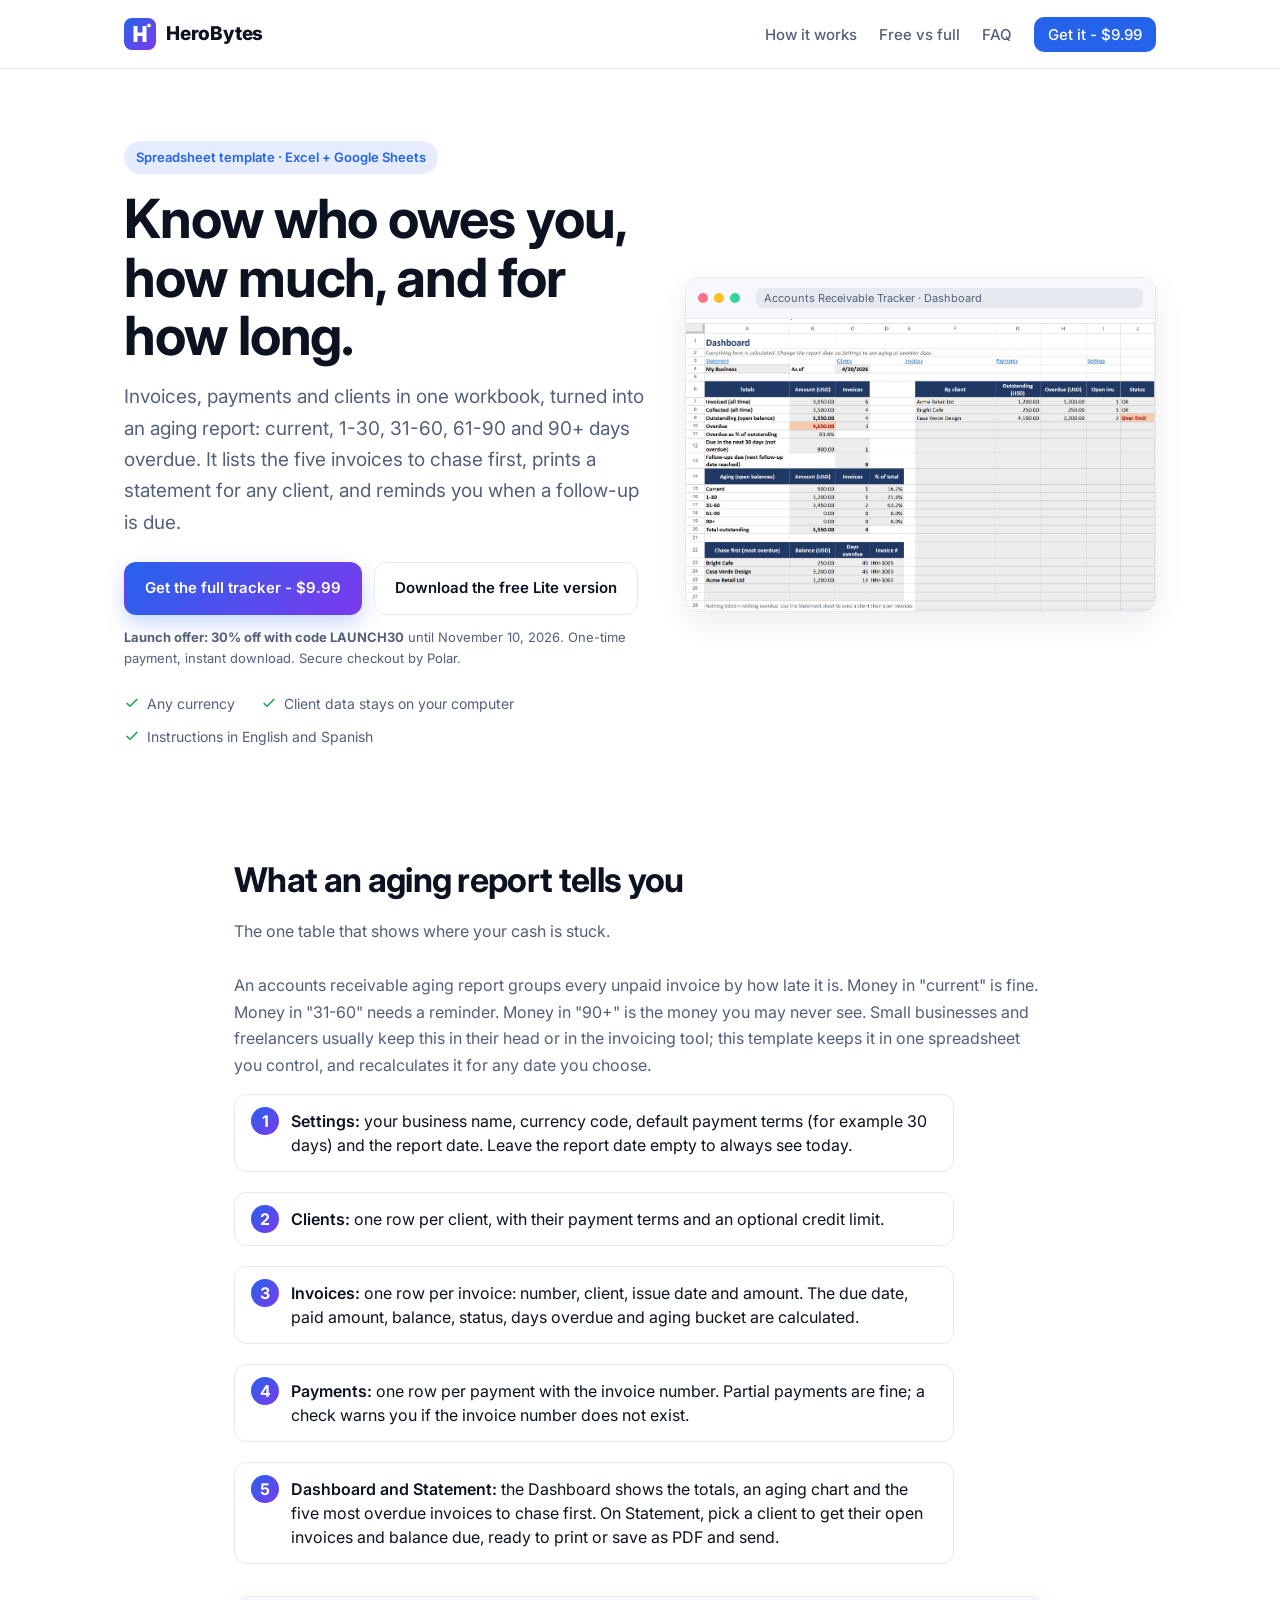
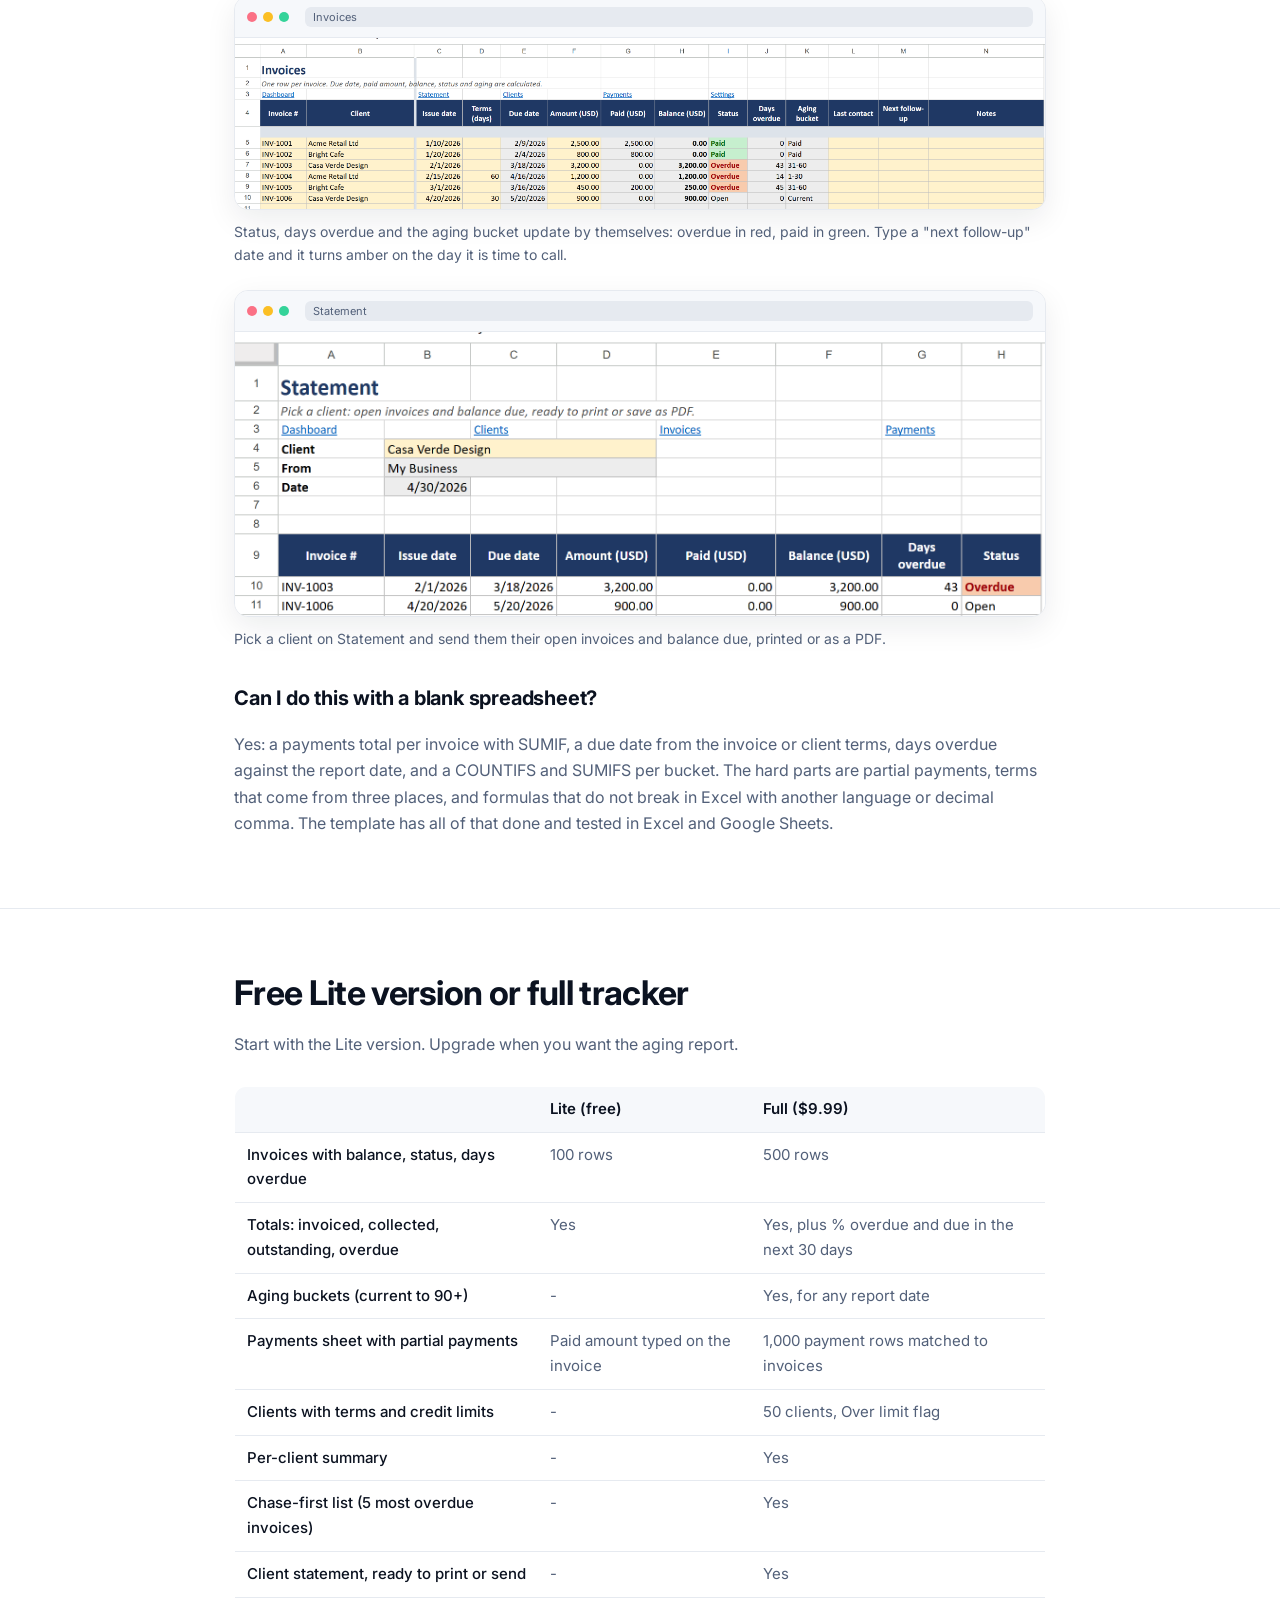
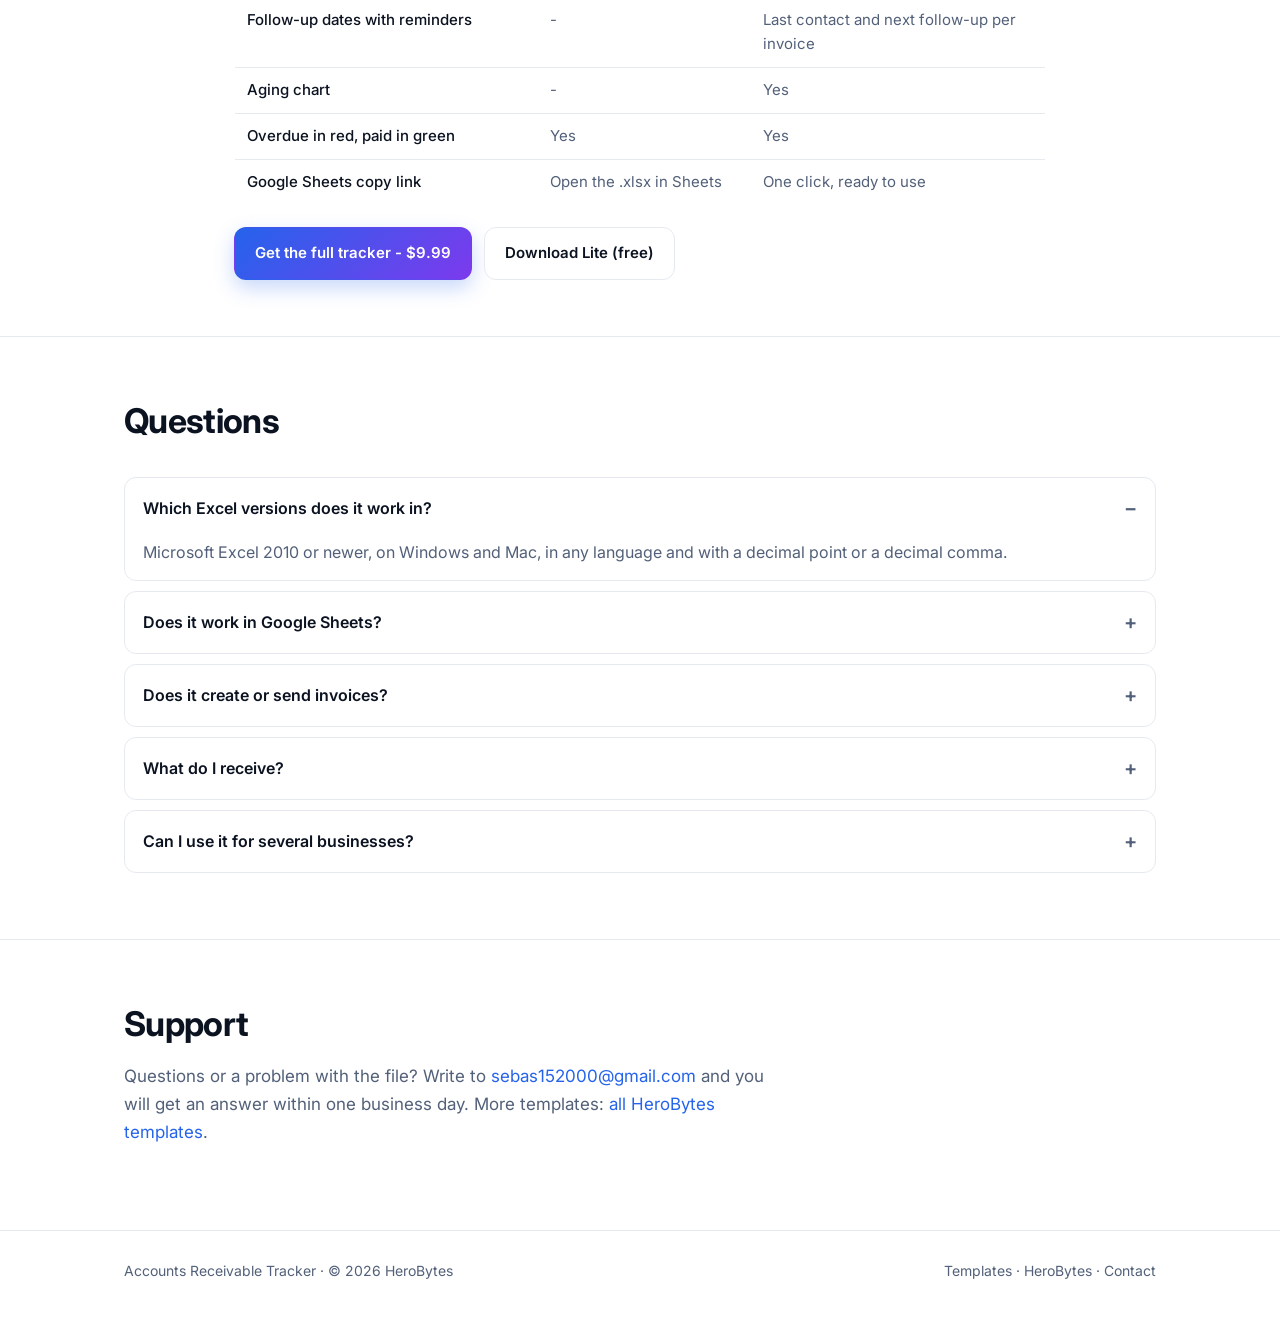
<file: templates/accounts-receivable-tracker/index.html>
<!doctype html>
<html lang="en">
<head>
<meta charset="utf-8">
<meta name="viewport" content="width=device-width, initial-scale=1">
<title>Accounts Receivable Tracker with Aging Report for Excel and Google Sheets - HeroBytes</title>
<meta name="description" content="Track invoices, partial payments and clients in one spreadsheet and get an accounts receivable aging report (current, 1-30, 31-60, 61-90, 90+). Excel and Google Sheets, any currency. Free Lite version.">
<meta property="og:title" content="Accounts Receivable Tracker with Aging Report">
<meta property="og:description" content="Know who owes you, how much and for how long. Invoices, partial payments, aging buckets, credit limits.">
<meta property="og:image" content="https://heroslaver-tech.github.io/herobytes/assets/templates/recv-dashboard.png">
<link rel="canonical" href="https://heroslaver-tech.github.io/herobytes/templates/accounts-receivable-tracker/">
<link rel="icon" href="../../assets/logo.svg" type="image/svg+xml">
<link rel="preconnect" href="https://fonts.googleapis.com">
<link rel="stylesheet" href="https://fonts.googleapis.com/css2?family=Inter:wght@400;500;600;700;800&display=swap">
<link rel="stylesheet" href="../../assets/site.css">
</head>
<body>
<header class="top"><div class="wrap">
  <a class="logo" href="../../"><img src="../../assets/logo.svg" alt=""> HeroBytes</a>
  <nav class="nav"><a href="#how">How it works</a><a href="#compare">Free vs full</a><a href="#faq">FAQ</a><a class="cta" href="https://buy.polar.sh/polar_cl_Hv0Px3nQbiDf2RIvhRmQO9fqLN4WzulDL3A5q1zoxFQ" rel="noopener">Get it - $9.99</a></nav>
</div></header>

<main>
  <div class="wrap hero">
    <div class="grid">
      <div>
        <span class="eyebrow">Spreadsheet template &middot; Excel + Google Sheets</span>
        <h1>Know who owes you, how much, and for how long.</h1>
        <p class="lead">Invoices, payments and clients in one workbook, turned into an aging report: current, 1-30, 31-60, 61-90 and 90+ days overdue. It lists the five invoices to chase first, prints a statement for any client, and reminds you when a follow-up is due.</p>
        <div class="actions">
          <a class="btn primary" href="https://buy.polar.sh/polar_cl_Hv0Px3nQbiDf2RIvhRmQO9fqLN4WzulDL3A5q1zoxFQ" rel="noopener">Get the full tracker - $9.99</a>
          <a class="btn secondary" href="../../downloads/accounts-receivable-tracker-lite.zip">Download the free Lite version</a>
        </div>
        <p class="note"><b>Launch offer: 30% off with code LAUNCH30</b> until November 10, 2026. One-time payment, instant download. Secure checkout by Polar.</p>
        <div class="trust">
          <span><svg viewBox="0 0 24 24" fill="none" stroke="currentColor" stroke-width="2.2"><path d="M20 6 9 17l-5-5"/></svg>Any currency</span>
          <span><svg viewBox="0 0 24 24" fill="none" stroke="currentColor" stroke-width="2.2"><path d="M20 6 9 17l-5-5"/></svg>Client data stays on your computer</span>
          <span><svg viewBox="0 0 24 24" fill="none" stroke="currentColor" stroke-width="2.2"><path d="M20 6 9 17l-5-5"/></svg>Instructions in English and Spanish</span>
        </div>
      </div>
      <div class="frame">
        <div class="bar"><i></i><i></i><i></i><span class="url">Accounts Receivable Tracker &middot; Dashboard</span></div>
        <img class="zoomable" src="../../assets/templates/recv-dashboard.png" alt="Dashboard: invoiced, collected, outstanding and overdue totals, aging buckets from current to 90+ days, and outstanding and overdue per client with an Over limit flag" width="2306" height="1435">
      </div>
    </div>
  </div>

  <section id="how"><div class="wrap article">
    <div class="section-head"><h2>What an aging report tells you</h2><p>The one table that shows where your cash is stuck.</p></div>
    <p>An accounts receivable aging report groups every unpaid invoice by how late it is. Money in "current" is fine. Money in "31-60" needs a reminder. Money in "90+" is the money you may never see. Small businesses and freelancers usually keep this in their head or in the invoicing tool; this template keeps it in one spreadsheet you control, and recalculates it for any date you choose.</p>
    <ol class="steps">
      <li><b>Settings:</b> your business name, currency code, default payment terms (for example 30 days) and the report date. Leave the report date empty to always see today.</li>
      <li><b>Clients:</b> one row per client, with their payment terms and an optional credit limit.</li>
      <li><b>Invoices:</b> one row per invoice: number, client, issue date and amount. The due date, paid amount, balance, status, days overdue and aging bucket are calculated.</li>
      <li><b>Payments:</b> one row per payment with the invoice number. Partial payments are fine; a check warns you if the invoice number does not exist.</li>
      <li><b>Dashboard and Statement:</b> the Dashboard shows the totals, an aging chart and the five most overdue invoices to chase first. On Statement, pick a client to get their open invoices and balance due, ready to print or save as PDF and send.</li>
    </ol>
    <figure>
      <div class="frame"><div class="bar"><i></i><i></i><i></i><span class="url">Invoices</span></div><img class="zoomable" src="../../assets/templates/recv-invoices.png" alt="Invoices sheet: invoice number, client, issue date, terms, due date, amount, paid, balance, status Paid, Open or Overdue, days overdue and aging bucket" width="2945" height="622" loading="lazy"></div>
      <figcaption>Status, days overdue and the aging bucket update by themselves: overdue in red, paid in green. Type a "next follow-up" date and it turns amber on the day it is time to call.</figcaption>
    </figure>
    <figure>
      <div class="frame"><div class="bar"><i></i><i></i><i></i><span class="url">Statement</span></div><img class="zoomable" src="../../assets/templates/recv-statement.png" alt="Statement sheet: pick a client and get their open invoices with due dates, balance, days overdue and status, ready to print or save as PDF" width="1709" height="598" loading="lazy"></div>
      <figcaption>Pick a client on Statement and send them their open invoices and balance due, printed or as a PDF.</figcaption>
    </figure>
    <h3>Can I do this with a blank spreadsheet?</h3>
    <p>Yes: a payments total per invoice with SUMIF, a due date from the invoice or client terms, days overdue against the report date, and a COUNTIFS and SUMIFS per bucket. The hard parts are partial payments, terms that come from three places, and formulas that do not break in Excel with another language or decimal comma. The template has all of that done and tested in Excel and Google Sheets.</p>
  </div></section>

  <section id="compare"><div class="wrap article">
    <div class="section-head"><h2>Free Lite version or full tracker</h2><p>Start with the Lite version. Upgrade when you want the aging report.</p></div>
    <table class="compare">
      <tr><th></th><th>Lite (free)</th><th>Full ($9.99)</th></tr>
      <tr><td>Invoices with balance, status, days overdue</td><td>100 rows</td><td>500 rows</td></tr>
      <tr><td>Totals: invoiced, collected, outstanding, overdue</td><td>Yes</td><td>Yes, plus % overdue and due in the next 30 days</td></tr>
      <tr><td>Aging buckets (current to 90+)</td><td>-</td><td>Yes, for any report date</td></tr>
      <tr><td>Payments sheet with partial payments</td><td>Paid amount typed on the invoice</td><td>1,000 payment rows matched to invoices</td></tr>
      <tr><td>Clients with terms and credit limits</td><td>-</td><td>50 clients, Over limit flag</td></tr>
      <tr><td>Per-client summary</td><td>-</td><td>Yes</td></tr>
      <tr><td>Chase-first list (5 most overdue invoices)</td><td>-</td><td>Yes</td></tr>
      <tr><td>Client statement, ready to print or send</td><td>-</td><td>Yes</td></tr>
      <tr><td>Follow-up dates with reminders</td><td>-</td><td>Last contact and next follow-up per invoice</td></tr>
      <tr><td>Aging chart</td><td>-</td><td>Yes</td></tr>
      <tr><td>Overdue in red, paid in green</td><td>Yes</td><td>Yes</td></tr>
      <tr><td>Google Sheets copy link</td><td>Open the .xlsx in Sheets</td><td>One click, ready to use</td></tr>
    </table>
    <div class="actions" style="margin-top:22px">
      <a class="btn primary" href="https://buy.polar.sh/polar_cl_Hv0Px3nQbiDf2RIvhRmQO9fqLN4WzulDL3A5q1zoxFQ" rel="noopener">Get the full tracker - $9.99</a>
      <a class="btn secondary" href="../../downloads/accounts-receivable-tracker-lite.zip">Download Lite (free)</a>
    </div>
  </div></section>

  <section id="faq"><div class="wrap">
    <div class="section-head"><h2>Questions</h2></div>
    <div class="faq">
      <details open><summary>Which Excel versions does it work in?</summary><p>Microsoft Excel 2010 or newer, on Windows and Mac, in any language and with a decimal point or a decimal comma.</p></details>
      <details><summary>Does it work in Google Sheets?</summary><p>Yes. The download includes a PDF with a link that makes your own copy in Google Sheets in one click.</p></details>
      <details><summary>Does it create or send invoices?</summary><p>No. It tracks the invoices you already issue with your invoicing tool or accountant, and tells you what is owed and how late.</p></details>
      <details><summary>What do I receive?</summary><p>A ZIP with two .xlsx files (one with example clients, invoices and payments, one blank) and a PDF with instructions and a Google Sheets copy link for each, right after payment.</p></details>
      <details><summary>Can I use it for several businesses?</summary><p>The licence covers one business. Please do not share or resell the file.</p></details>
    </div>
  </div></section>

  <section id="support"><div class="wrap">
    <div class="section-head"><h2>Support</h2><p>Questions or a problem with the file? Write to <a href="mailto:sebas152000@gmail.com">sebas152000@gmail.com</a> and you will get an answer within one business day. More templates: <a href="../">all HeroBytes templates</a>.</p></div>
  </div></section>
</main>

<footer><div class="wrap">
  <span>Accounts Receivable Tracker &middot; &copy; 2026 HeroBytes</span>
  <span><a href="../">Templates</a> &middot; <a href="../../">HeroBytes</a> &middot; <a href="mailto:sebas152000@gmail.com">Contact</a></span>
</div></footer>

<dialog class="lightbox" id="lightbox"><img alt=""><p>Click the image or press Esc to close</p></dialog>
<script>
(function(){var d=document.getElementById('lightbox');if(!d||!d.showModal)return;var im=d.querySelector('img');
document.querySelectorAll('.zoomable').forEach(function(el){el.addEventListener('click',function(){im.src=el.getAttribute('data-full')||el.src;im.alt=el.alt;d.showModal();});});
d.addEventListener('click',function(){d.close();});})();
</script>
</body>
</html>
</file>
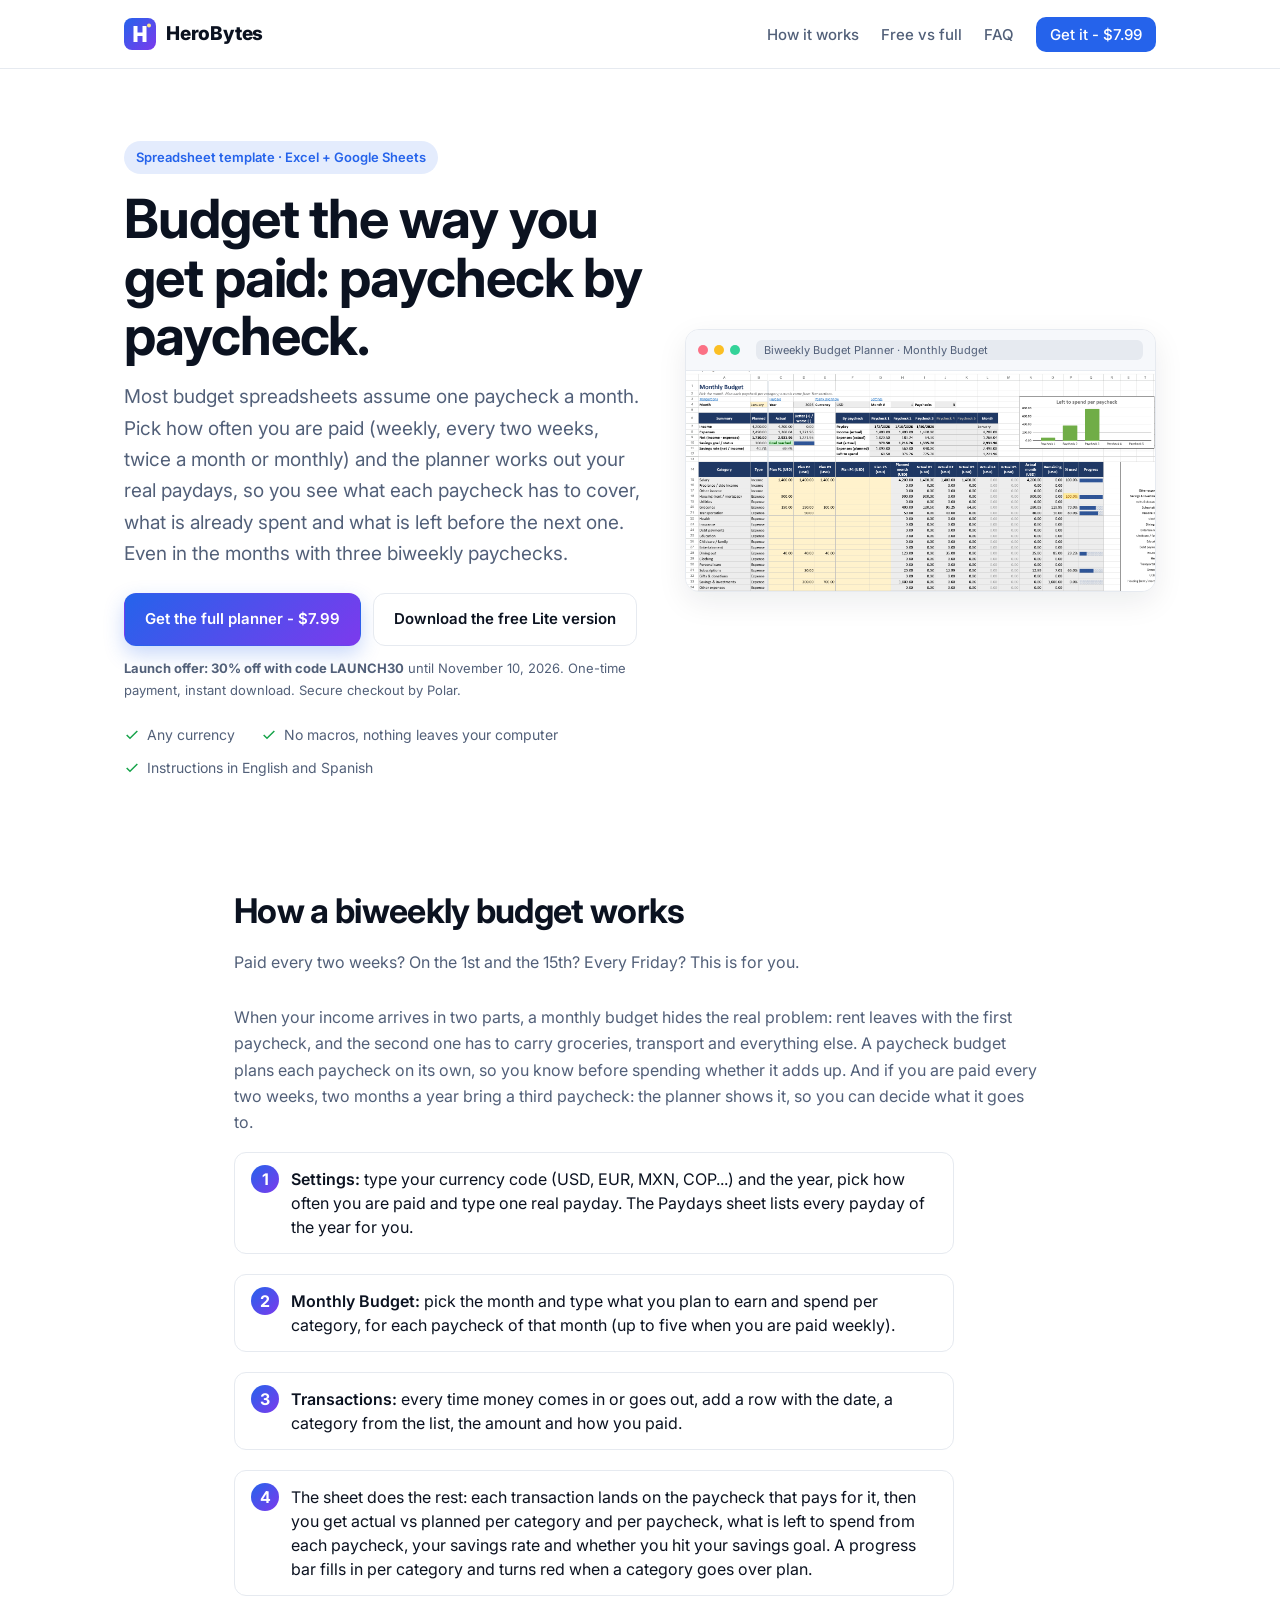
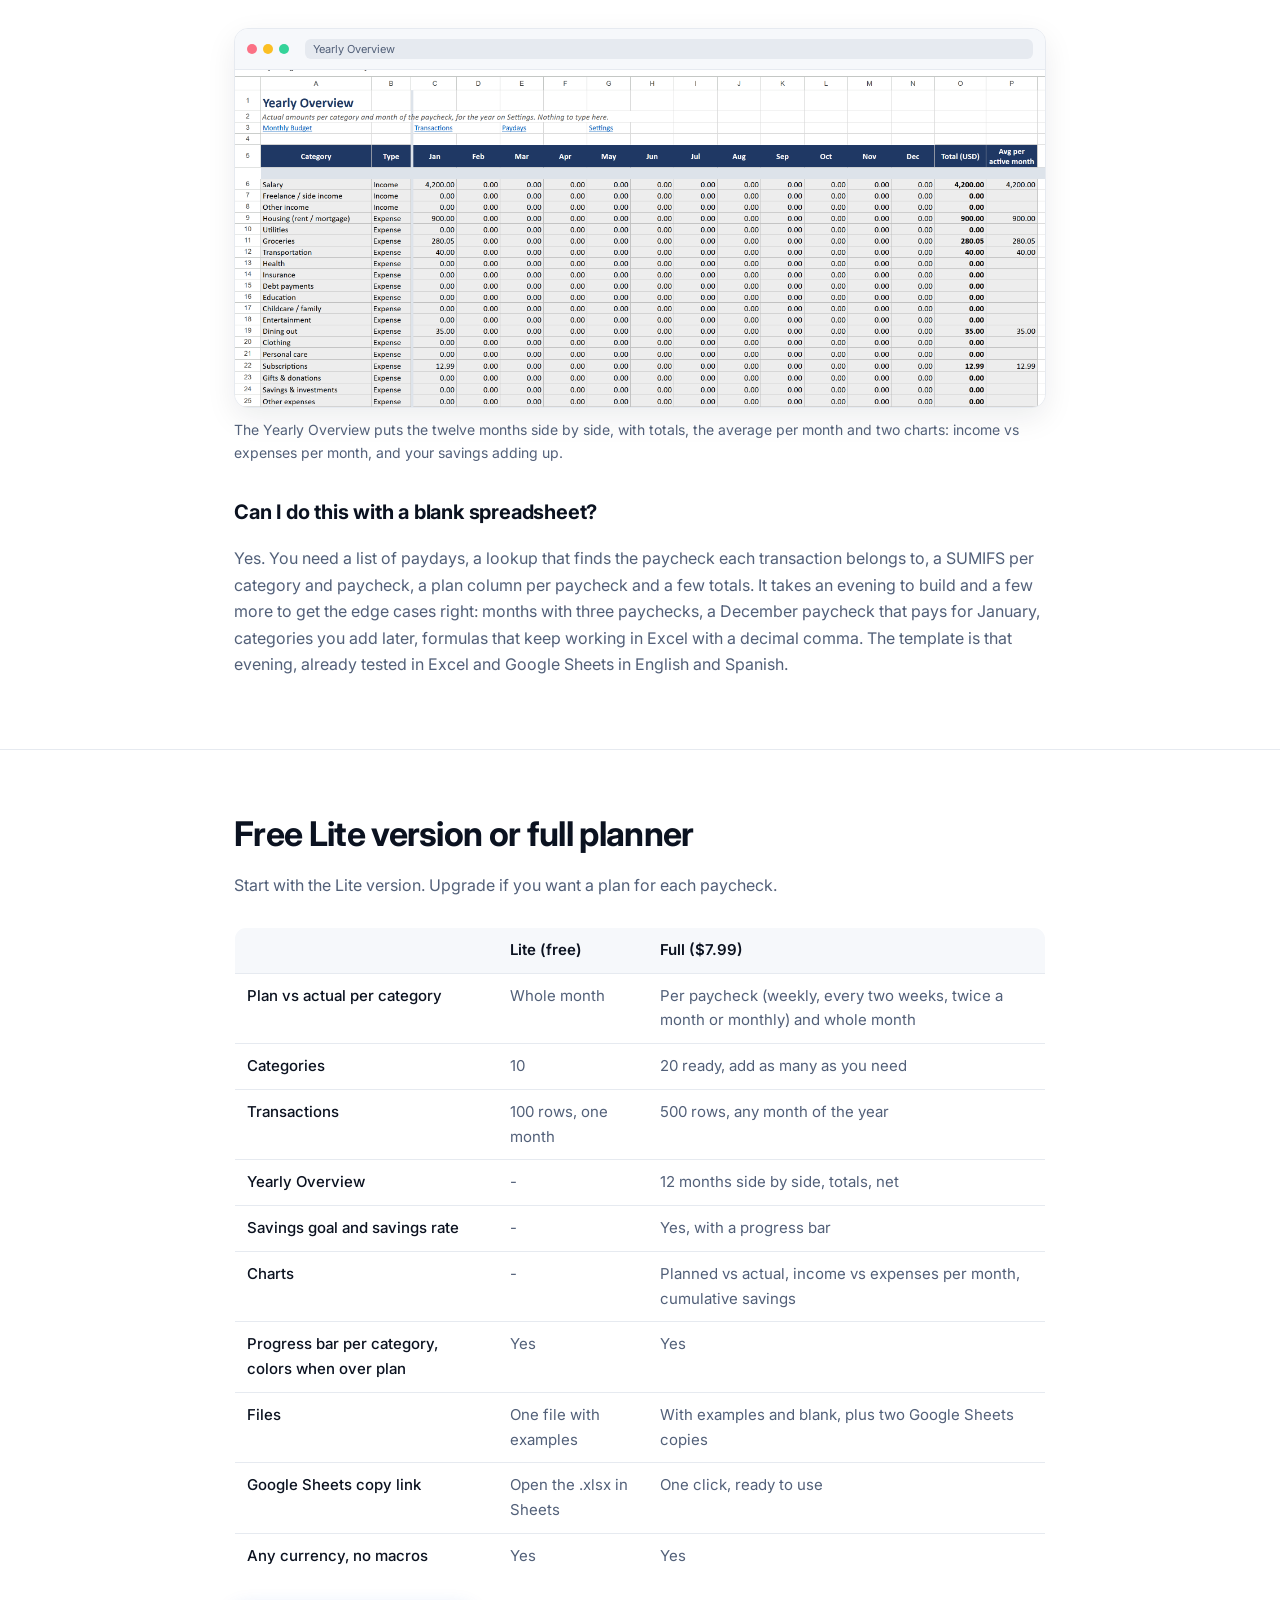
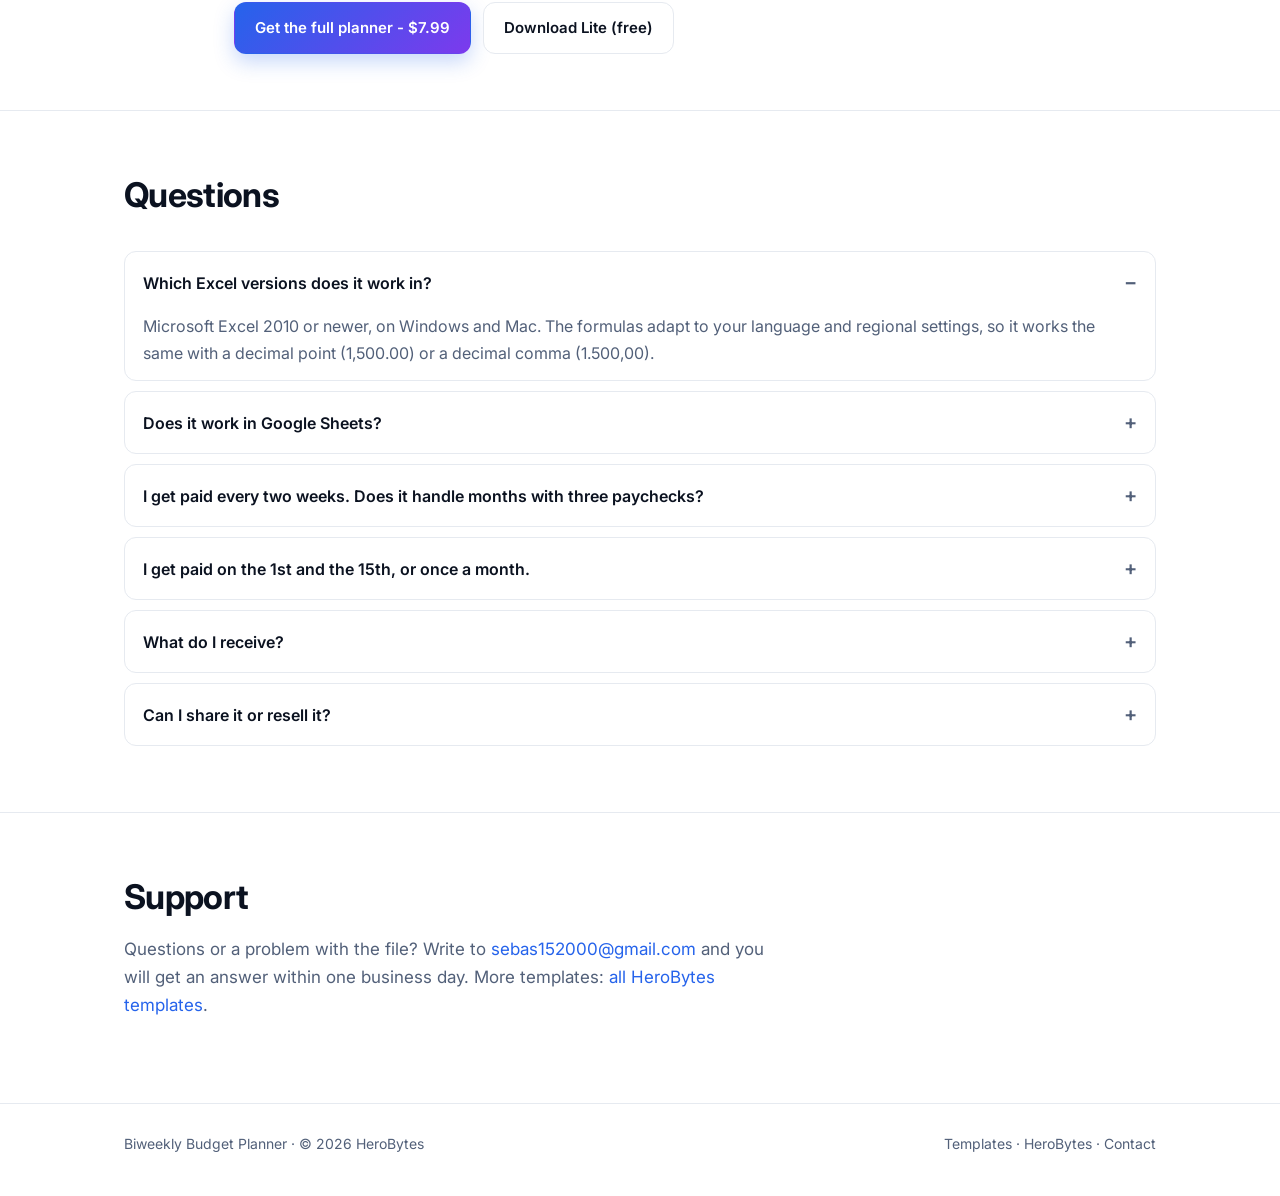
<file: templates/biweekly-budget-planner/index.html>
<!doctype html>
<html lang="en">
<head>
<meta charset="utf-8">
<meta name="viewport" content="width=device-width, initial-scale=1">
<title>Biweekly Budget Template for Excel and Google Sheets (paycheck to paycheck) - HeroBytes</title>
<meta name="description" content="A paycheck budget spreadsheet: paid weekly, every two weeks, twice a month or monthly, plan vs actual for each paycheck, savings rate, yearly overview. Excel and Google Sheets, any currency. Free Lite version.">
<meta property="og:title" content="Biweekly Budget Planner for Excel and Google Sheets">
<meta property="og:description" content="Budget the way you get paid: every paycheck gets its own plan. Weekly, every two weeks, twice a month or monthly. Any currency, free Lite version.">
<meta property="og:image" content="https://heroslaver-tech.github.io/herobytes/assets/templates/budget-monthly.png">
<link rel="canonical" href="https://heroslaver-tech.github.io/herobytes/templates/biweekly-budget-planner/">
<link rel="icon" href="../../assets/logo.svg" type="image/svg+xml">
<link rel="preconnect" href="https://fonts.googleapis.com">
<link rel="stylesheet" href="https://fonts.googleapis.com/css2?family=Inter:wght@400;500;600;700;800&display=swap">
<link rel="stylesheet" href="../../assets/site.css">
</head>
<body>
<header class="top"><div class="wrap">
  <a class="logo" href="../../"><img src="../../assets/logo.svg" alt=""> HeroBytes</a>
  <nav class="nav"><a href="#how">How it works</a><a href="#compare">Free vs full</a><a href="#faq">FAQ</a><a class="cta" href="https://buy.polar.sh/polar_cl_vAqiV9VhAflziYPpZm1h4HEn5sboLOkrtwA0H2kG3zm" rel="noopener">Get it - $7.99</a></nav>
</div></header>

<main>
  <div class="wrap hero">
    <div class="grid">
      <div>
        <span class="eyebrow">Spreadsheet template &middot; Excel + Google Sheets</span>
        <h1>Budget the way you get paid: paycheck by paycheck.</h1>
        <p class="lead">Most budget spreadsheets assume one paycheck a month. Pick how often you are paid (weekly, every two weeks, twice a month or monthly) and the planner works out your real paydays, so you see what each paycheck has to cover, what is already spent and what is left before the next one. Even in the months with three biweekly paychecks.</p>
        <div class="actions">
          <a class="btn primary" href="https://buy.polar.sh/polar_cl_vAqiV9VhAflziYPpZm1h4HEn5sboLOkrtwA0H2kG3zm" rel="noopener">Get the full planner - $7.99</a>
          <a class="btn secondary" href="../../downloads/biweekly-budget-planner-lite.zip">Download the free Lite version</a>
        </div>
        <p class="note"><b>Launch offer: 30% off with code LAUNCH30</b> until November 10, 2026. One-time payment, instant download. Secure checkout by Polar.</p>
        <div class="trust">
          <span><svg viewBox="0 0 24 24" fill="none" stroke="currentColor" stroke-width="2.2"><path d="M20 6 9 17l-5-5"/></svg>Any currency</span>
          <span><svg viewBox="0 0 24 24" fill="none" stroke="currentColor" stroke-width="2.2"><path d="M20 6 9 17l-5-5"/></svg>No macros, nothing leaves your computer</span>
          <span><svg viewBox="0 0 24 24" fill="none" stroke="currentColor" stroke-width="2.2"><path d="M20 6 9 17l-5-5"/></svg>Instructions in English and Spanish</span>
        </div>
      </div>
      <div class="frame">
        <div class="bar"><i></i><i></i><i></i><span class="url">Biweekly Budget Planner &middot; Monthly Budget</span></div>
        <img class="zoomable" src="../../assets/templates/budget-monthly.png" alt="Monthly Budget sheet: summary of income, expenses and savings, one column per paycheck of the month with what is left to spend, and plan vs actual per category" width="3430" height="1610">
      </div>
    </div>
  </div>

  <section id="how"><div class="wrap article">
    <div class="section-head"><h2>How a biweekly budget works</h2><p>Paid every two weeks? On the 1st and the 15th? Every Friday? This is for you.</p></div>
    <p>When your income arrives in two parts, a monthly budget hides the real problem: rent leaves with the first paycheck, and the second one has to carry groceries, transport and everything else. A paycheck budget plans each paycheck on its own, so you know before spending whether it adds up. And if you are paid every two weeks, two months a year bring a third paycheck: the planner shows it, so you can decide what it goes to.</p>
    <ol class="steps">
      <li><b>Settings:</b> type your currency code (USD, EUR, MXN, COP...) and the year, pick how often you are paid and type one real payday. The Paydays sheet lists every payday of the year for you.</li>
      <li><b>Monthly Budget:</b> pick the month and type what you plan to earn and spend per category, for each paycheck of that month (up to five when you are paid weekly).</li>
      <li><b>Transactions:</b> every time money comes in or goes out, add a row with the date, a category from the list, the amount and how you paid.</li>
      <li>The sheet does the rest: each transaction lands on the paycheck that pays for it, then you get actual vs planned per category and per paycheck, what is left to spend from each paycheck, your savings rate and whether you hit your savings goal. A progress bar fills in per category and turns red when a category goes over plan.</li>
    </ol>
    <figure>
      <div class="frame"><div class="bar"><i></i><i></i><i></i><span class="url">Yearly Overview</span></div><img class="zoomable" src="../../assets/templates/budget-yearly.png" alt="Yearly Overview sheet: every category with its actual amount per month from January to December, totals and average per active month" width="2870" height="1196" loading="lazy"></div>
      <figcaption>The Yearly Overview puts the twelve months side by side, with totals, the average per month and two charts: income vs expenses per month, and your savings adding up.</figcaption>
    </figure>
    <h3>Can I do this with a blank spreadsheet?</h3>
    <p>Yes. You need a list of paydays, a lookup that finds the paycheck each transaction belongs to, a SUMIFS per category and paycheck, a plan column per paycheck and a few totals. It takes an evening to build and a few more to get the edge cases right: months with three paychecks, a December paycheck that pays for January, categories you add later, formulas that keep working in Excel with a decimal comma. The template is that evening, already tested in Excel and Google Sheets in English and Spanish.</p>
  </div></section>

  <section id="compare"><div class="wrap article">
    <div class="section-head"><h2>Free Lite version or full planner</h2><p>Start with the Lite version. Upgrade if you want a plan for each paycheck.</p></div>
    <table class="compare">
      <tr><th></th><th>Lite (free)</th><th>Full ($7.99)</th></tr>
      <tr><td>Plan vs actual per category</td><td>Whole month</td><td>Per paycheck (weekly, every two weeks, twice a month or monthly) and whole month</td></tr>
      <tr><td>Categories</td><td>10</td><td>20 ready, add as many as you need</td></tr>
      <tr><td>Transactions</td><td>100 rows, one month</td><td>500 rows, any month of the year</td></tr>
      <tr><td>Yearly Overview</td><td>-</td><td>12 months side by side, totals, net</td></tr>
      <tr><td>Savings goal and savings rate</td><td>-</td><td>Yes, with a progress bar</td></tr>
      <tr><td>Charts</td><td>-</td><td>Planned vs actual, income vs expenses per month, cumulative savings</td></tr>
      <tr><td>Progress bar per category, colors when over plan</td><td>Yes</td><td>Yes</td></tr>
      <tr><td>Files</td><td>One file with examples</td><td>With examples and blank, plus two Google Sheets copies</td></tr>
      <tr><td>Google Sheets copy link</td><td>Open the .xlsx in Sheets</td><td>One click, ready to use</td></tr>
      <tr><td>Any currency, no macros</td><td>Yes</td><td>Yes</td></tr>
    </table>
    <div class="actions" style="margin-top:22px">
      <a class="btn primary" href="https://buy.polar.sh/polar_cl_vAqiV9VhAflziYPpZm1h4HEn5sboLOkrtwA0H2kG3zm" rel="noopener">Get the full planner - $7.99</a>
      <a class="btn secondary" href="../../downloads/biweekly-budget-planner-lite.zip">Download Lite (free)</a>
    </div>
  </div></section>

  <section id="faq"><div class="wrap">
    <div class="section-head"><h2>Questions</h2></div>
    <div class="faq">
      <details open><summary>Which Excel versions does it work in?</summary><p>Microsoft Excel 2010 or newer, on Windows and Mac. The formulas adapt to your language and regional settings, so it works the same with a decimal point (1,500.00) or a decimal comma (1.500,00).</p></details>
      <details><summary>Does it work in Google Sheets?</summary><p>Yes. The download includes a PDF with a link that makes your own copy in Google Sheets in one click. You can also upload the .xlsx to Google Drive and open it there.</p></details>
      <details><summary>I get paid every two weeks. Does it handle months with three paychecks?</summary><p>Yes. Pick "Every 2 weeks" on Settings and type one real payday: the planner lists all your paydays, and a month with three paychecks shows three columns to plan. Each transaction counts for the last paycheck on or before its date, so spending on January 31 with a January 30 paycheck goes to that paycheck.</p></details>
      <details><summary>I get paid on the 1st and the 15th, or once a month.</summary><p>Pick "Twice a month" (and the day the first period ends, 15 by default) or "Monthly" on Settings. You can change it any time; the whole planner follows.</p></details>
      <details><summary>What do I receive?</summary><p>A ZIP with two .xlsx files (one with example rows so you see it working, one blank to start clean) and a PDF with instructions and a Google Sheets copy link for each, available right after payment.</p></details>
      <details><summary>Can I share it or resell it?</summary><p>The licence is for personal use: please do not share or resell the file.</p></details>
    </div>
  </div></section>

  <section id="support"><div class="wrap">
    <div class="section-head"><h2>Support</h2><p>Questions or a problem with the file? Write to <a href="mailto:sebas152000@gmail.com">sebas152000@gmail.com</a> and you will get an answer within one business day. More templates: <a href="../">all HeroBytes templates</a>.</p></div>
  </div></section>
</main>

<footer><div class="wrap">
  <span>Biweekly Budget Planner &middot; &copy; 2026 HeroBytes</span>
  <span><a href="../">Templates</a> &middot; <a href="../../">HeroBytes</a> &middot; <a href="mailto:sebas152000@gmail.com">Contact</a></span>
</div></footer>

<dialog class="lightbox" id="lightbox"><img alt=""><p>Click the image or press Esc to close</p></dialog>
<script>
(function(){var d=document.getElementById('lightbox');if(!d||!d.showModal)return;var im=d.querySelector('img');
document.querySelectorAll('.zoomable').forEach(function(el){el.addEventListener('click',function(){im.src=el.getAttribute('data-full')||el.src;im.alt=el.alt;d.showModal();});});
d.addEventListener('click',function(){d.close();});})();
</script>
</body>
</html>
</file>
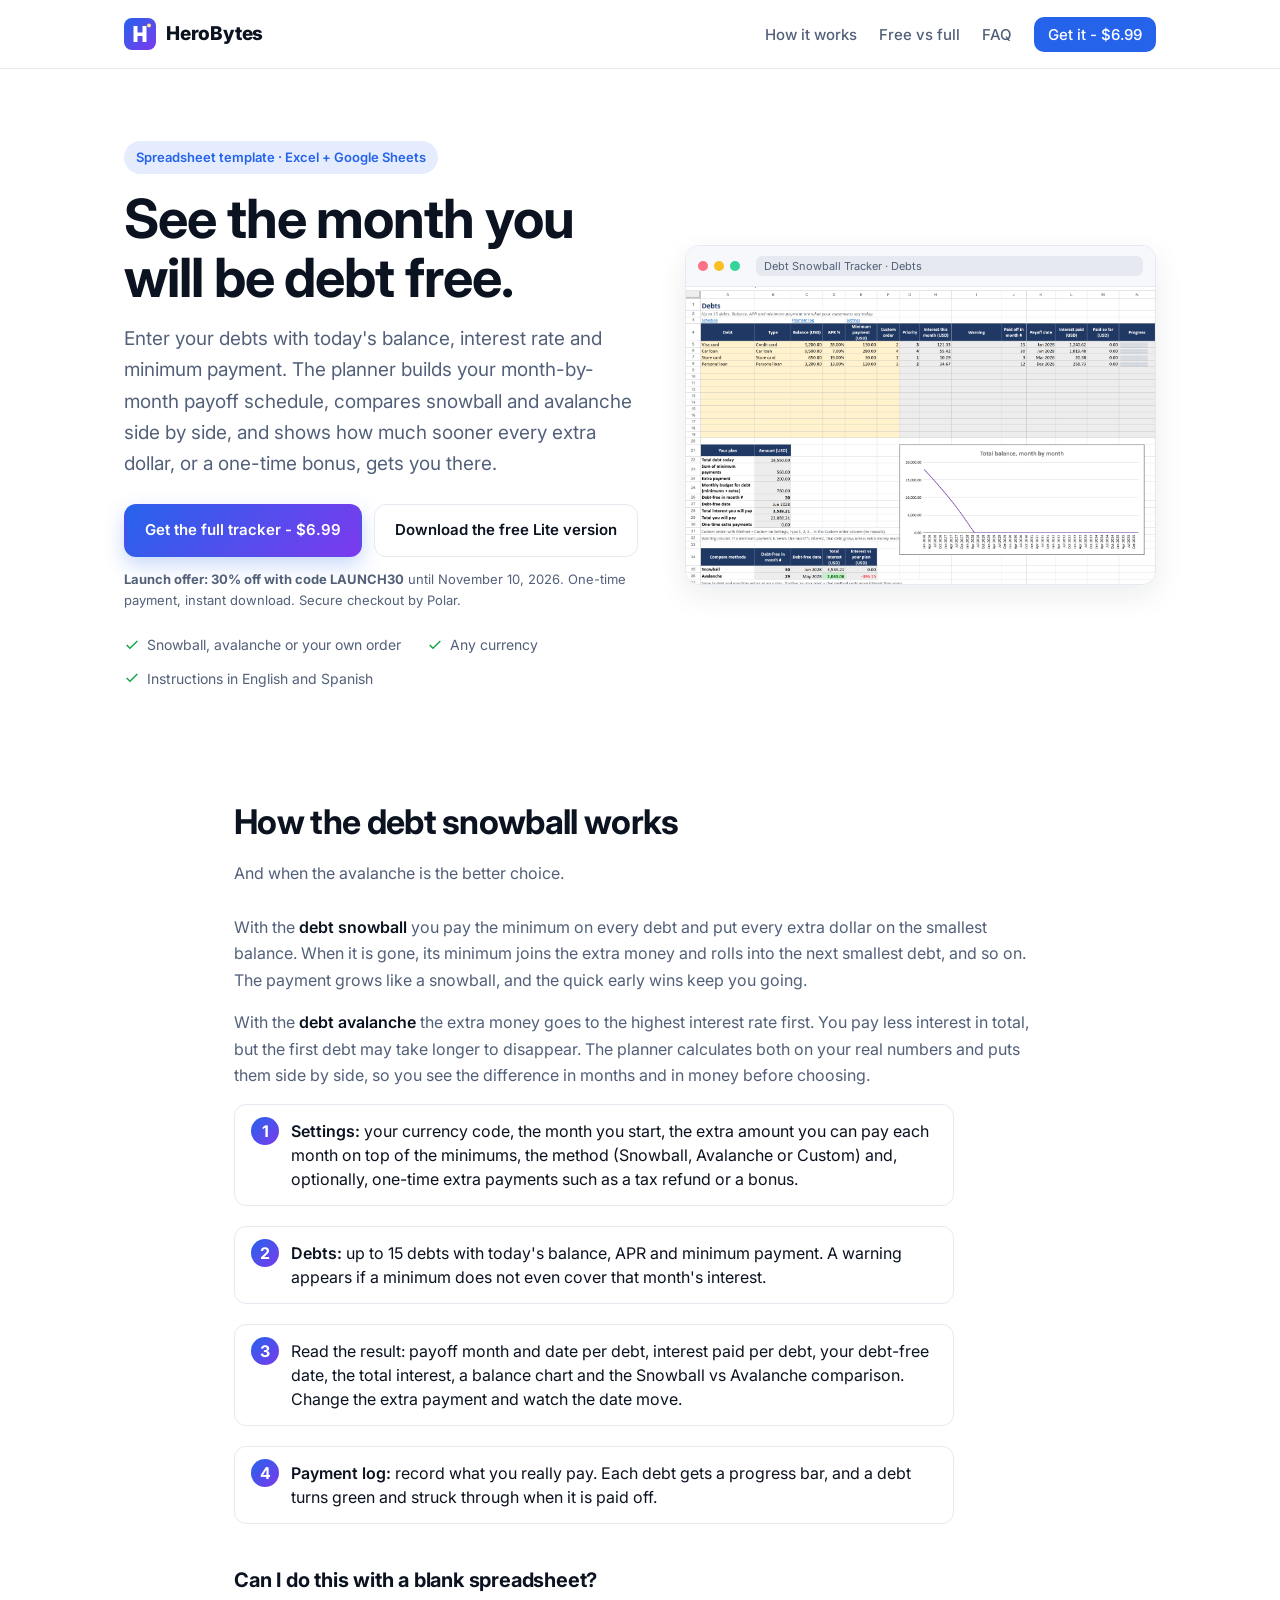
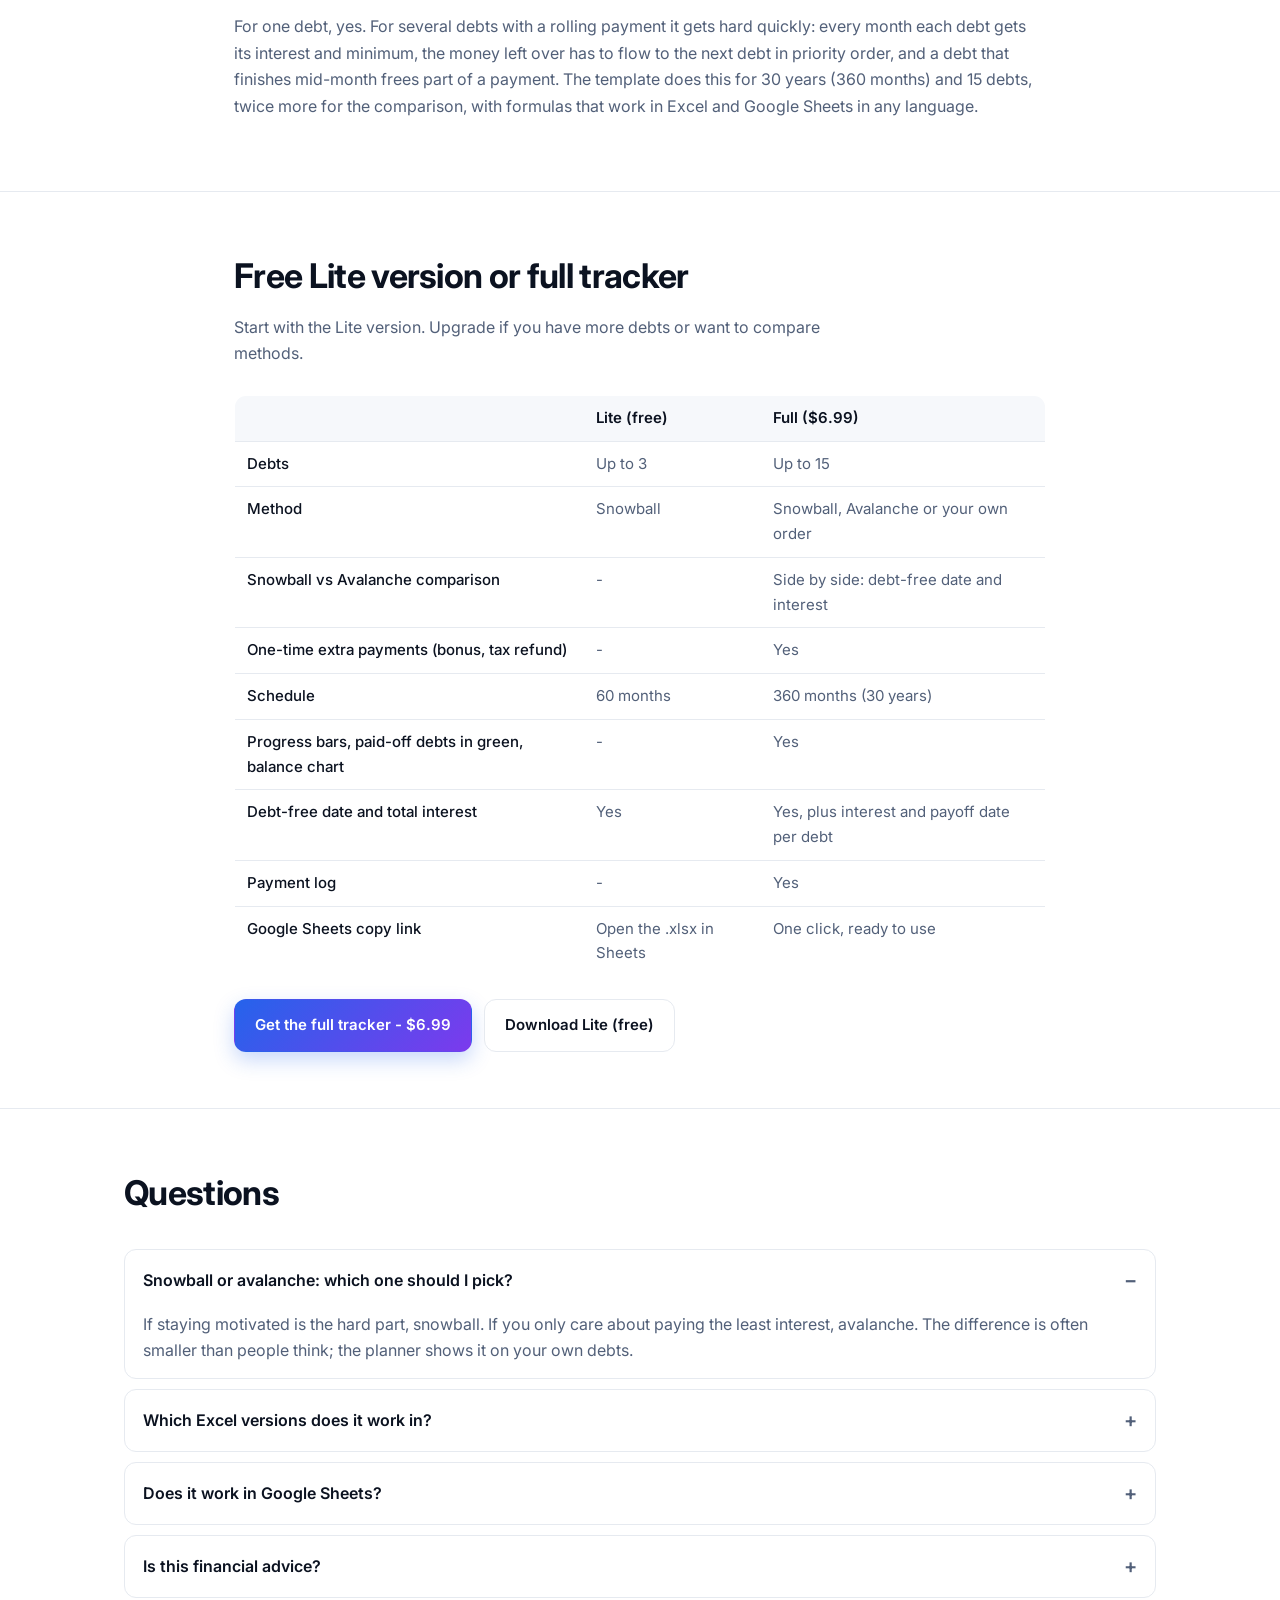
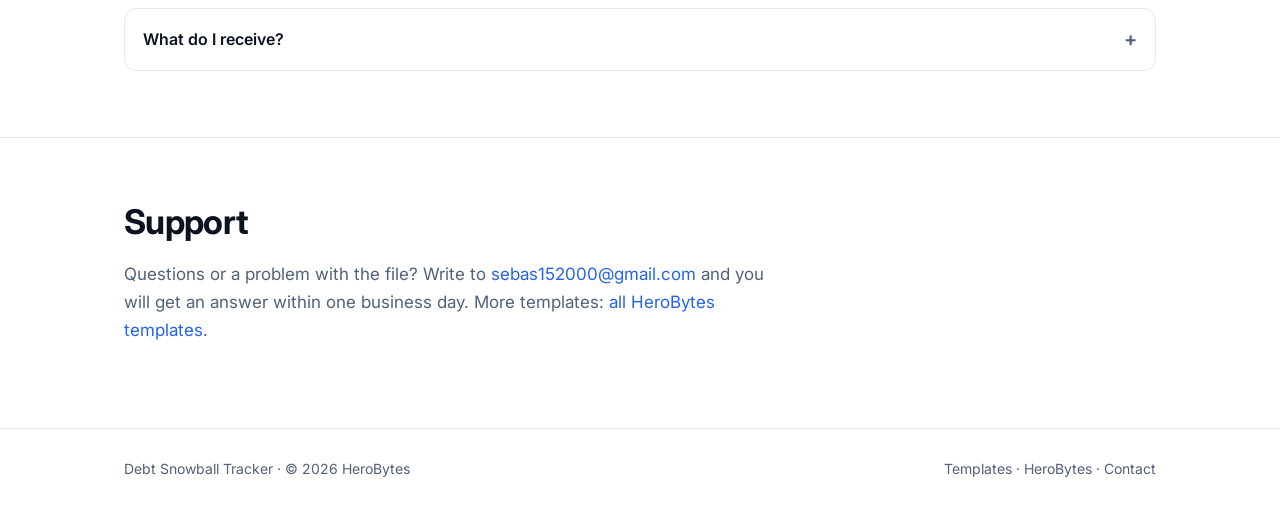
<file: templates/debt-snowball-tracker/index.html>
<!doctype html>
<html lang="en">
<head>
<meta charset="utf-8">
<meta name="viewport" content="width=device-width, initial-scale=1">
<title>Debt Snowball Spreadsheet for Excel and Google Sheets (snowball or avalanche) - HeroBytes</title>
<meta name="description" content="A debt payoff spreadsheet: enter up to 15 debts, compare snowball and avalanche side by side, add one-time extra payments and see the month you will be debt free. Excel and Google Sheets. Free Lite version.">
<meta property="og:title" content="Debt Snowball Tracker for Excel and Google Sheets">
<meta property="og:description" content="See the exact month you will be debt free, and how much sooner every extra dollar gets you there.">
<meta property="og:image" content="https://heroslaver-tech.github.io/herobytes/assets/templates/debt-debts.png">
<link rel="canonical" href="https://heroslaver-tech.github.io/herobytes/templates/debt-snowball-tracker/">
<link rel="icon" href="../../assets/logo.svg" type="image/svg+xml">
<link rel="preconnect" href="https://fonts.googleapis.com">
<link rel="stylesheet" href="https://fonts.googleapis.com/css2?family=Inter:wght@400;500;600;700;800&display=swap">
<link rel="stylesheet" href="../../assets/site.css">
</head>
<body>
<header class="top"><div class="wrap">
  <a class="logo" href="../../"><img src="../../assets/logo.svg" alt=""> HeroBytes</a>
  <nav class="nav"><a href="#how">How it works</a><a href="#compare">Free vs full</a><a href="#faq">FAQ</a><a class="cta" href="https://buy.polar.sh/polar_cl_NA8vFGEptdtNvB1XrCdVkdQdi1n1nRyKzk3I40XsiSu" rel="noopener">Get it - $6.99</a></nav>
</div></header>

<main>
  <div class="wrap hero">
    <div class="grid">
      <div>
        <span class="eyebrow">Spreadsheet template &middot; Excel + Google Sheets</span>
        <h1>See the month you will be debt free.</h1>
        <p class="lead">Enter your debts with today's balance, interest rate and minimum payment. The planner builds your month-by-month payoff schedule, compares snowball and avalanche side by side, and shows how much sooner every extra dollar, or a one-time bonus, gets you there.</p>
        <div class="actions">
          <a class="btn primary" href="https://buy.polar.sh/polar_cl_NA8vFGEptdtNvB1XrCdVkdQdi1n1nRyKzk3I40XsiSu" rel="noopener">Get the full tracker - $6.99</a>
          <a class="btn secondary" href="../../downloads/debt-snowball-tracker-lite.zip">Download the free Lite version</a>
        </div>
        <p class="note"><b>Launch offer: 30% off with code LAUNCH30</b> until November 10, 2026. One-time payment, instant download. Secure checkout by Polar.</p>
        <div class="trust">
          <span><svg viewBox="0 0 24 24" fill="none" stroke="currentColor" stroke-width="2.2"><path d="M20 6 9 17l-5-5"/></svg>Snowball, avalanche or your own order</span>
          <span><svg viewBox="0 0 24 24" fill="none" stroke="currentColor" stroke-width="2.2"><path d="M20 6 9 17l-5-5"/></svg>Any currency</span>
          <span><svg viewBox="0 0 24 24" fill="none" stroke="currentColor" stroke-width="2.2"><path d="M20 6 9 17l-5-5"/></svg>Instructions in English and Spanish</span>
        </div>
      </div>
      <div class="frame">
        <div class="bar"><i></i><i></i><i></i><span class="url">Debt Snowball Tracker &middot; Debts</span></div>
        <img class="zoomable" src="../../assets/templates/debt-debts.png" alt="Debts sheet: four example debts with balance, APR and minimum payment, payoff month and date per debt, and a plan summary with the debt-free date and total interest" width="2905" height="1840">
      </div>
    </div>
  </div>

  <section id="how"><div class="wrap article">
    <div class="section-head"><h2>How the debt snowball works</h2><p>And when the avalanche is the better choice.</p></div>
    <p>With the <b>debt snowball</b> you pay the minimum on every debt and put every extra dollar on the smallest balance. When it is gone, its minimum joins the extra money and rolls into the next smallest debt, and so on. The payment grows like a snowball, and the quick early wins keep you going.</p>
    <p>With the <b>debt avalanche</b> the extra money goes to the highest interest rate first. You pay less interest in total, but the first debt may take longer to disappear. The planner calculates both on your real numbers and puts them side by side, so you see the difference in months and in money before choosing.</p>
    <ol class="steps">
      <li><b>Settings:</b> your currency code, the month you start, the extra amount you can pay each month on top of the minimums, the method (Snowball, Avalanche or Custom) and, optionally, one-time extra payments such as a tax refund or a bonus.</li>
      <li><b>Debts:</b> up to 15 debts with today's balance, APR and minimum payment. A warning appears if a minimum does not even cover that month's interest.</li>
      <li>Read the result: payoff month and date per debt, interest paid per debt, your debt-free date, the total interest, a balance chart and the Snowball vs Avalanche comparison. Change the extra payment and watch the date move.</li>
      <li><b>Payment log:</b> record what you really pay. Each debt gets a progress bar, and a debt turns green and struck through when it is paid off.</li>
    </ol>
    <h3>Can I do this with a blank spreadsheet?</h3>
    <p>For one debt, yes. For several debts with a rolling payment it gets hard quickly: every month each debt gets its interest and minimum, the money left over has to flow to the next debt in priority order, and a debt that finishes mid-month frees part of a payment. The template does this for 30 years (360 months) and 15 debts, twice more for the comparison, with formulas that work in Excel and Google Sheets in any language.</p>
  </div></section>

  <section id="compare"><div class="wrap article">
    <div class="section-head"><h2>Free Lite version or full tracker</h2><p>Start with the Lite version. Upgrade if you have more debts or want to compare methods.</p></div>
    <table class="compare">
      <tr><th></th><th>Lite (free)</th><th>Full ($6.99)</th></tr>
      <tr><td>Debts</td><td>Up to 3</td><td>Up to 15</td></tr>
      <tr><td>Method</td><td>Snowball</td><td>Snowball, Avalanche or your own order</td></tr>
      <tr><td>Snowball vs Avalanche comparison</td><td>-</td><td>Side by side: debt-free date and interest</td></tr>
      <tr><td>One-time extra payments (bonus, tax refund)</td><td>-</td><td>Yes</td></tr>
      <tr><td>Schedule</td><td>60 months</td><td>360 months (30 years)</td></tr>
      <tr><td>Progress bars, paid-off debts in green, balance chart</td><td>-</td><td>Yes</td></tr>
      <tr><td>Debt-free date and total interest</td><td>Yes</td><td>Yes, plus interest and payoff date per debt</td></tr>
      <tr><td>Payment log</td><td>-</td><td>Yes</td></tr>
      <tr><td>Google Sheets copy link</td><td>Open the .xlsx in Sheets</td><td>One click, ready to use</td></tr>
    </table>
    <div class="actions" style="margin-top:22px">
      <a class="btn primary" href="https://buy.polar.sh/polar_cl_NA8vFGEptdtNvB1XrCdVkdQdi1n1nRyKzk3I40XsiSu" rel="noopener">Get the full tracker - $6.99</a>
      <a class="btn secondary" href="../../downloads/debt-snowball-tracker-lite.zip">Download Lite (free)</a>
    </div>
  </div></section>

  <section id="faq"><div class="wrap">
    <div class="section-head"><h2>Questions</h2></div>
    <div class="faq">
      <details open><summary>Snowball or avalanche: which one should I pick?</summary><p>If staying motivated is the hard part, snowball. If you only care about paying the least interest, avalanche. The difference is often smaller than people think; the planner shows it on your own debts.</p></details>
      <details><summary>Which Excel versions does it work in?</summary><p>Microsoft Excel 2010 or newer, on Windows and Mac, in any language and with a decimal point or a decimal comma.</p></details>
      <details><summary>Does it work in Google Sheets?</summary><p>Yes. The download includes a PDF with a link that makes your own copy in Google Sheets in one click.</p></details>
      <details><summary>Is this financial advice?</summary><p>No. It is a calculator for the plan you choose. The figures depend on the balances, rates and payments you type.</p></details>
      <details><summary>What do I receive?</summary><p>A ZIP with two .xlsx files (one with four example debts, one blank) and a PDF with instructions and a Google Sheets copy link for each, right after payment.</p></details>
    </div>
  </div></section>

  <section id="support"><div class="wrap">
    <div class="section-head"><h2>Support</h2><p>Questions or a problem with the file? Write to <a href="mailto:sebas152000@gmail.com">sebas152000@gmail.com</a> and you will get an answer within one business day. More templates: <a href="../">all HeroBytes templates</a>.</p></div>
  </div></section>
</main>

<footer><div class="wrap">
  <span>Debt Snowball Tracker &middot; &copy; 2026 HeroBytes</span>
  <span><a href="../">Templates</a> &middot; <a href="../../">HeroBytes</a> &middot; <a href="mailto:sebas152000@gmail.com">Contact</a></span>
</div></footer>

<dialog class="lightbox" id="lightbox"><img alt=""><p>Click the image or press Esc to close</p></dialog>
<script>
(function(){var d=document.getElementById('lightbox');if(!d||!d.showModal)return;var im=d.querySelector('img');
document.querySelectorAll('.zoomable').forEach(function(el){el.addEventListener('click',function(){im.src=el.getAttribute('data-full')||el.src;im.alt=el.alt;d.showModal();});});
d.addEventListener('click',function(){d.close();});})();
</script>
</body>
</html>
</file>
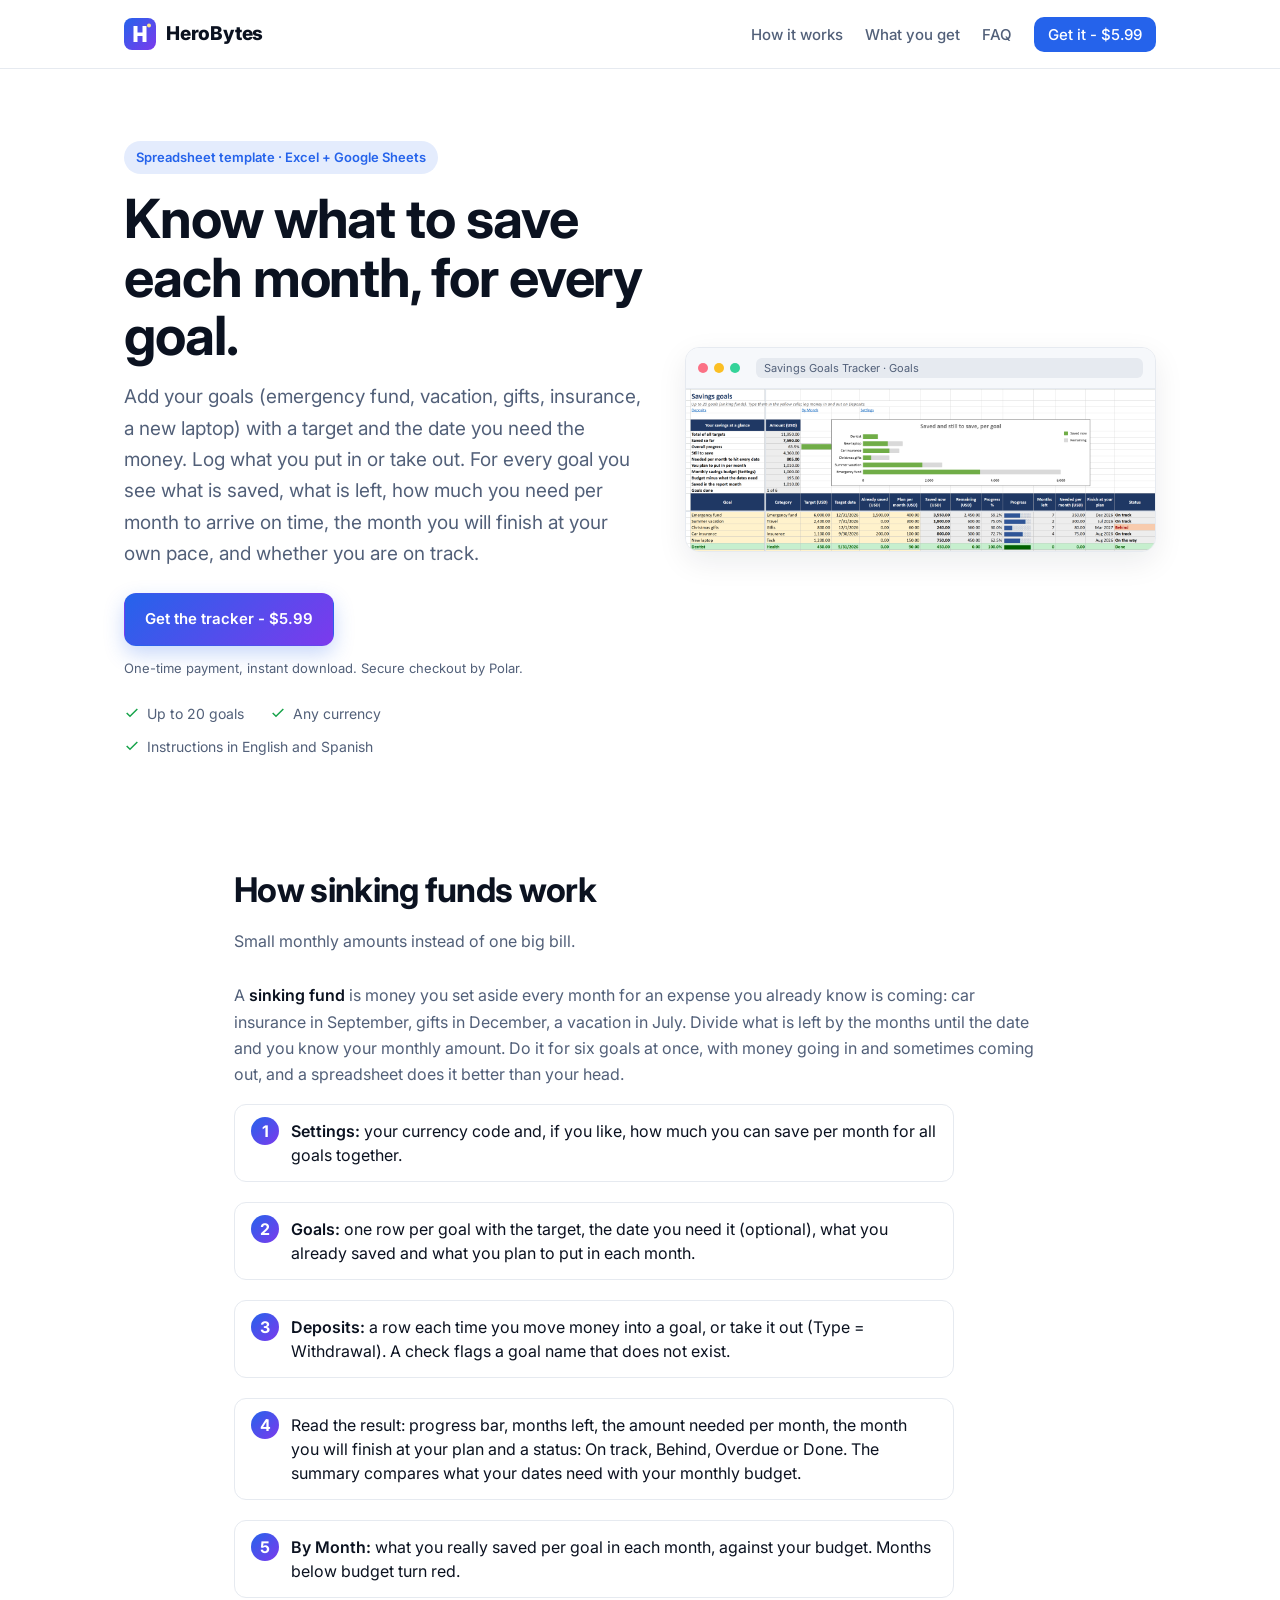
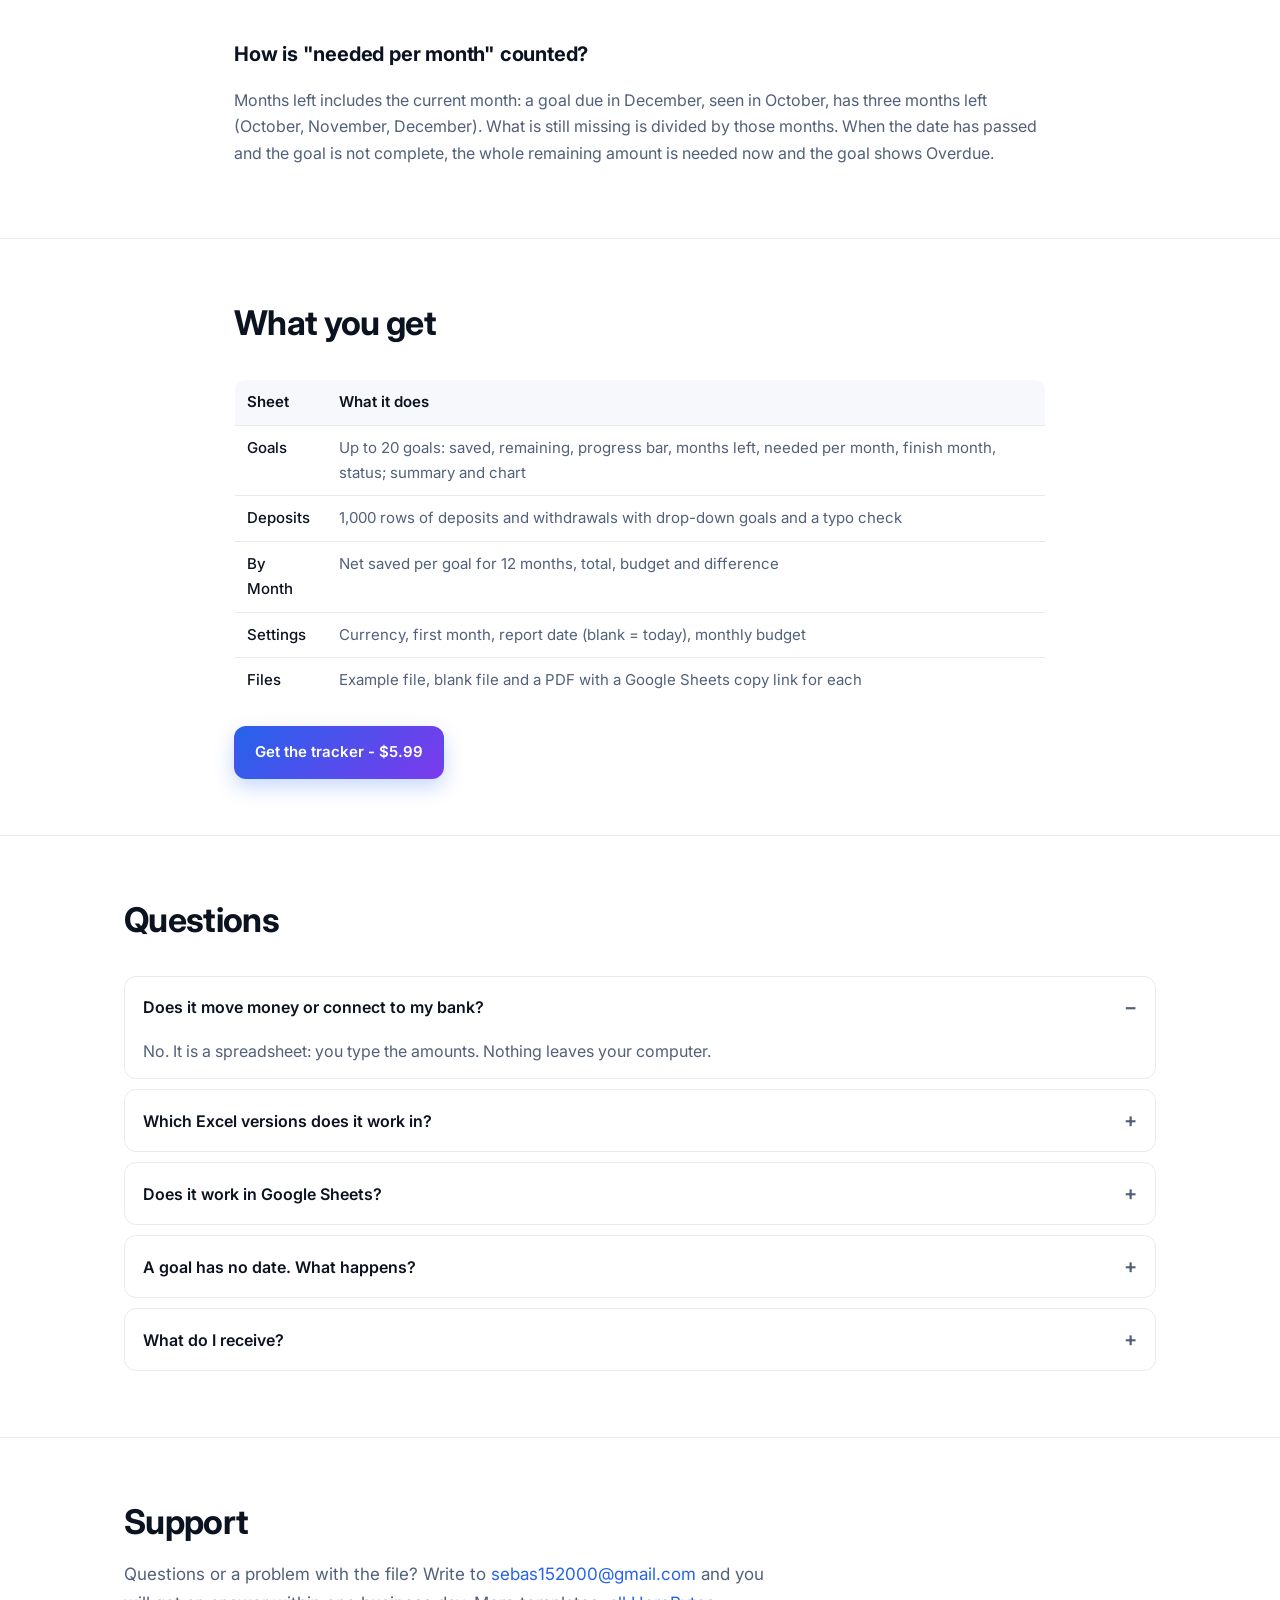
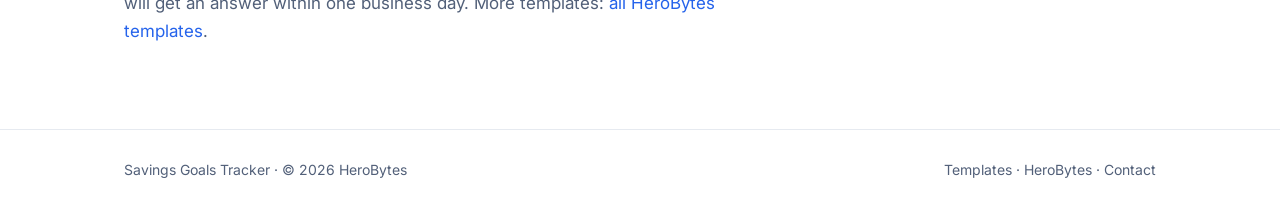
<file: templates/savings-goals-tracker/index.html>
<!doctype html>
<html lang="en">
<head>
<meta charset="utf-8">
<meta name="viewport" content="width=device-width, initial-scale=1">
<title>Savings Goals Tracker for Excel and Google Sheets (sinking funds) - HeroBytes</title>
<meta name="description" content="A sinking funds spreadsheet: up to 20 savings goals with target dates, the amount you need to save each month for every goal, the month you will finish at your pace and a clear status. Excel and Google Sheets, any currency.">
<meta property="og:title" content="Savings Goals Tracker for Excel and Google Sheets">
<meta property="og:description" content="Know exactly how much to put aside each month for every goal, and whether you will make it in time.">
<meta property="og:image" content="https://heroslaver-tech.github.io/herobytes/assets/templates/savings-goals.png">
<link rel="canonical" href="https://heroslaver-tech.github.io/herobytes/templates/savings-goals-tracker/">
<link rel="icon" href="../../assets/logo.svg" type="image/svg+xml">
<link rel="preconnect" href="https://fonts.googleapis.com">
<link rel="stylesheet" href="https://fonts.googleapis.com/css2?family=Inter:wght@400;500;600;700;800&display=swap">
<link rel="stylesheet" href="../../assets/site.css">
</head>
<body>
<header class="top"><div class="wrap">
  <a class="logo" href="../../"><img src="../../assets/logo.svg" alt=""> HeroBytes</a>
  <nav class="nav"><a href="#how">How it works</a><a href="#what">What you get</a><a href="#faq">FAQ</a><a class="cta" href="https://buy.polar.sh/polar_cl_AXoozaVqyauVMWkfJ0ZmnPSOZkG7w7pzJoN9D1psJ6F" rel="noopener">Get it - $5.99</a></nav>
</div></header>

<main>
  <div class="wrap hero">
    <div class="grid">
      <div>
        <span class="eyebrow">Spreadsheet template &middot; Excel + Google Sheets</span>
        <h1>Know what to save each month, for every goal.</h1>
        <p class="lead">Add your goals (emergency fund, vacation, gifts, insurance, a new laptop) with a target and the date you need the money. Log what you put in or take out. For every goal you see what is saved, what is left, how much you need per month to arrive on time, the month you will finish at your own pace, and whether you are on track.</p>
        <div class="actions">
          <a class="btn primary" href="https://buy.polar.sh/polar_cl_AXoozaVqyauVMWkfJ0ZmnPSOZkG7w7pzJoN9D1psJ6F" rel="noopener">Get the tracker - $5.99</a>
        </div>
        <p class="note">One-time payment, instant download. Secure checkout by Polar.</p>
        <div class="trust">
          <span><svg viewBox="0 0 24 24" fill="none" stroke="currentColor" stroke-width="2.2"><path d="M20 6 9 17l-5-5"/></svg>Up to 20 goals</span>
          <span><svg viewBox="0 0 24 24" fill="none" stroke="currentColor" stroke-width="2.2"><path d="M20 6 9 17l-5-5"/></svg>Any currency</span>
          <span><svg viewBox="0 0 24 24" fill="none" stroke="currentColor" stroke-width="2.2"><path d="M20 6 9 17l-5-5"/></svg>Instructions in English and Spanish</span>
        </div>
      </div>
      <div class="frame">
        <div class="bar"><i></i><i></i><i></i><span class="url">Savings Goals Tracker &middot; Goals</span></div>
        <img class="zoomable" src="../../assets/templates/savings-goals.png" alt="Goals sheet: six example goals with target, target date, saved now, remaining, progress bar, months left, amount needed per month, finish month and status, a summary at the top and a chart of saved versus still to save" width="3016" height="1040">
      </div>
    </div>
  </div>

  <section id="how"><div class="wrap article">
    <div class="section-head"><h2>How sinking funds work</h2><p>Small monthly amounts instead of one big bill.</p></div>
    <p>A <b>sinking fund</b> is money you set aside every month for an expense you already know is coming: car insurance in September, gifts in December, a vacation in July. Divide what is left by the months until the date and you know your monthly amount. Do it for six goals at once, with money going in and sometimes coming out, and a spreadsheet does it better than your head.</p>
    <ol class="steps">
      <li><b>Settings:</b> your currency code and, if you like, how much you can save per month for all goals together.</li>
      <li><b>Goals:</b> one row per goal with the target, the date you need it (optional), what you already saved and what you plan to put in each month.</li>
      <li><b>Deposits:</b> a row each time you move money into a goal, or take it out (Type = Withdrawal). A check flags a goal name that does not exist.</li>
      <li>Read the result: progress bar, months left, the amount needed per month, the month you will finish at your plan and a status: On track, Behind, Overdue or Done. The summary compares what your dates need with your monthly budget.</li>
      <li><b>By Month:</b> what you really saved per goal in each month, against your budget. Months below budget turn red.</li>
    </ol>
    <h3>How is "needed per month" counted?</h3>
    <p>Months left includes the current month: a goal due in December, seen in October, has three months left (October, November, December). What is still missing is divided by those months. When the date has passed and the goal is not complete, the whole remaining amount is needed now and the goal shows Overdue.</p>
  </div></section>

  <section id="what"><div class="wrap article">
    <div class="section-head"><h2>What you get</h2></div>
    <table class="compare">
      <tr><th>Sheet</th><th>What it does</th></tr>
      <tr><td>Goals</td><td>Up to 20 goals: saved, remaining, progress bar, months left, needed per month, finish month, status; summary and chart</td></tr>
      <tr><td>Deposits</td><td>1,000 rows of deposits and withdrawals with drop-down goals and a typo check</td></tr>
      <tr><td>By Month</td><td>Net saved per goal for 12 months, total, budget and difference</td></tr>
      <tr><td>Settings</td><td>Currency, first month, report date (blank = today), monthly budget</td></tr>
      <tr><td>Files</td><td>Example file, blank file and a PDF with a Google Sheets copy link for each</td></tr>
    </table>
    <div class="actions" style="margin-top:22px">
      <a class="btn primary" href="https://buy.polar.sh/polar_cl_AXoozaVqyauVMWkfJ0ZmnPSOZkG7w7pzJoN9D1psJ6F" rel="noopener">Get the tracker - $5.99</a>
    </div>
  </div></section>

  <section id="faq"><div class="wrap">
    <div class="section-head"><h2>Questions</h2></div>
    <div class="faq">
      <details open><summary>Does it move money or connect to my bank?</summary><p>No. It is a spreadsheet: you type the amounts. Nothing leaves your computer.</p></details>
      <details><summary>Which Excel versions does it work in?</summary><p>Microsoft Excel 2010 or newer, on Windows and Mac, in any language and with a decimal point or a decimal comma.</p></details>
      <details><summary>Does it work in Google Sheets?</summary><p>Yes. The download includes a PDF with a link that makes your own copy in Google Sheets in one click.</p></details>
      <details><summary>A goal has no date. What happens?</summary><p>It simply fills at your monthly plan: you see the month you will finish, and the status says On the way.</p></details>
      <details><summary>What do I receive?</summary><p>A ZIP with two .xlsx files (one with six example goals, one blank) and a PDF with instructions and a Google Sheets copy link for each, right after payment.</p></details>
    </div>
  </div></section>

  <section id="support"><div class="wrap">
    <div class="section-head"><h2>Support</h2><p>Questions or a problem with the file? Write to <a href="mailto:sebas152000@gmail.com">sebas152000@gmail.com</a> and you will get an answer within one business day. More templates: <a href="../">all HeroBytes templates</a>.</p></div>
  </div></section>
</main>

<footer><div class="wrap">
  <span>Savings Goals Tracker &middot; &copy; 2026 HeroBytes</span>
  <span><a href="../">Templates</a> &middot; <a href="../../">HeroBytes</a> &middot; <a href="mailto:sebas152000@gmail.com">Contact</a></span>
</div></footer>

<dialog class="lightbox" id="lightbox"><img alt=""><p>Click the image or press Esc to close</p></dialog>
<script>
(function(){var d=document.getElementById('lightbox');if(!d||!d.showModal)return;var im=d.querySelector('img');
document.querySelectorAll('.zoomable').forEach(function(el){el.addEventListener('click',function(){im.src=el.getAttribute('data-full')||el.src;im.alt=el.alt;d.showModal();});});
d.addEventListener('click',function(){d.close();});})();
</script>
</body>
</html>
</file>
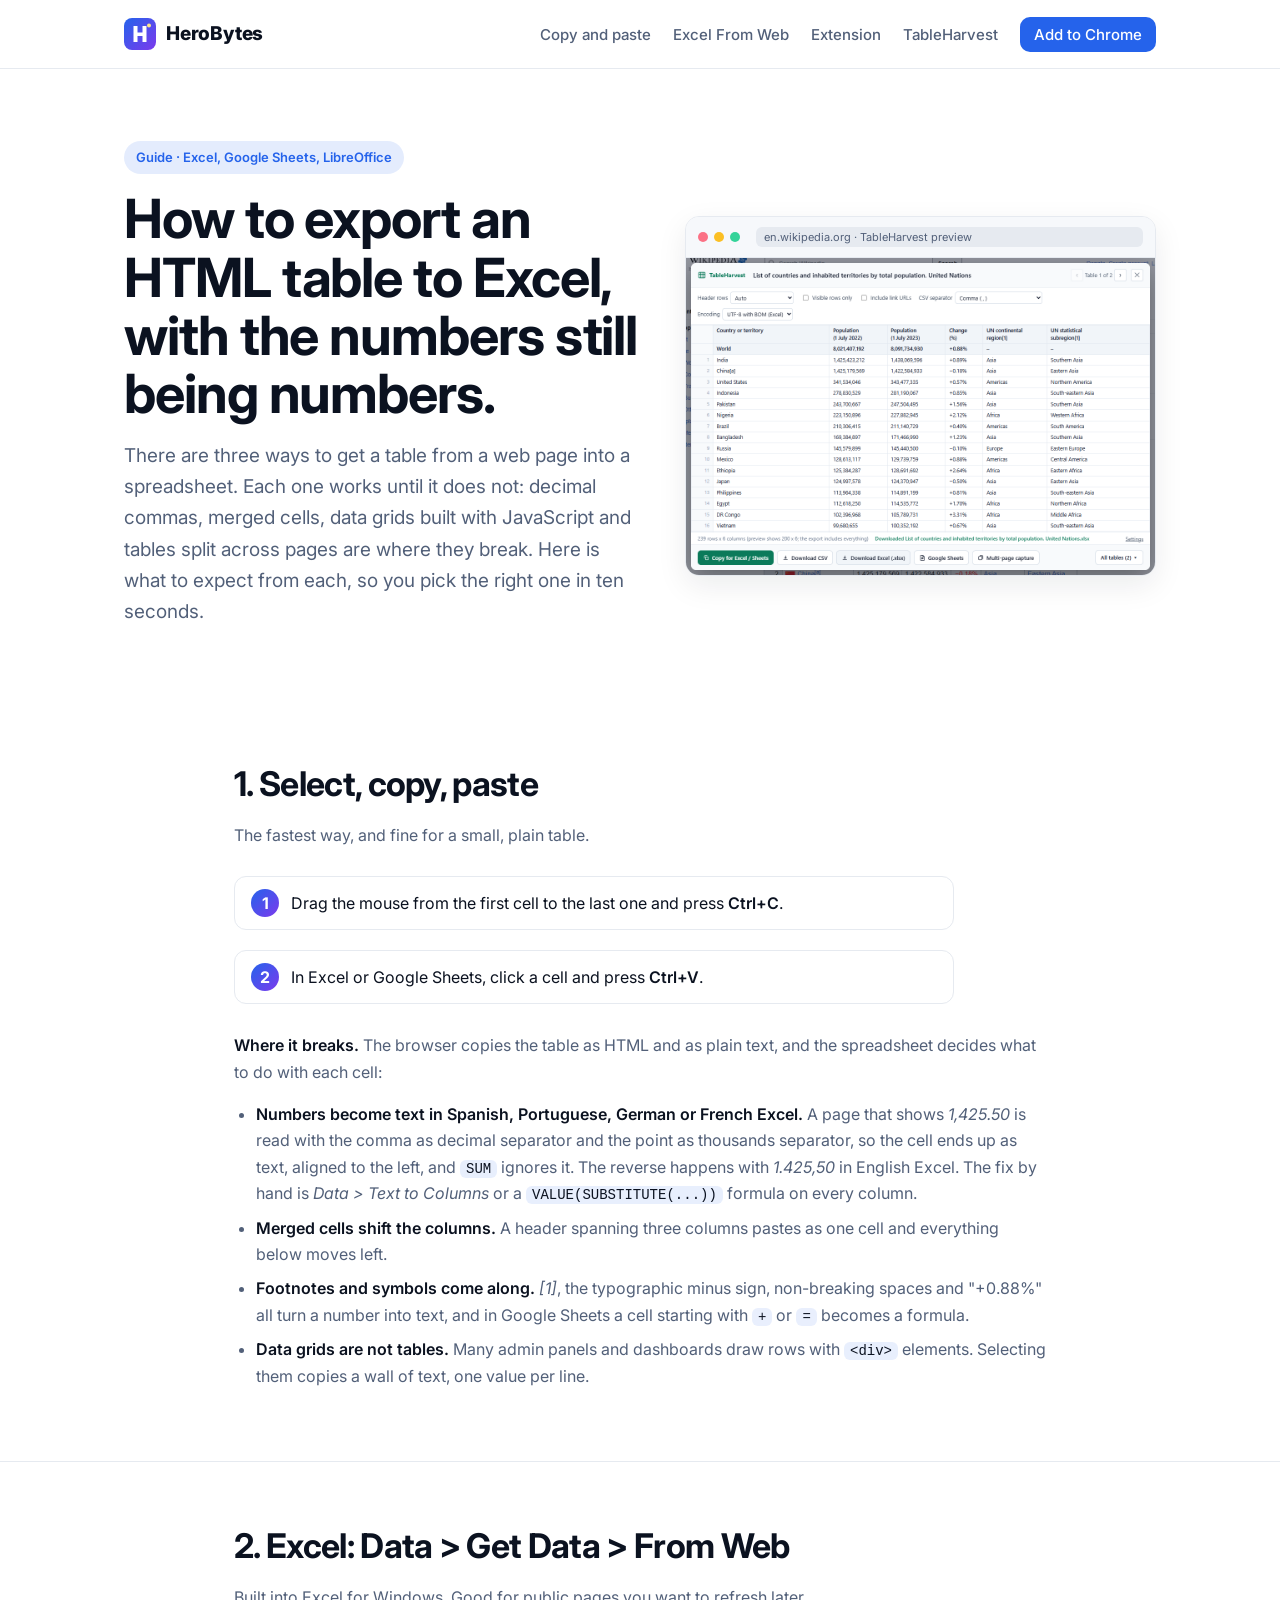
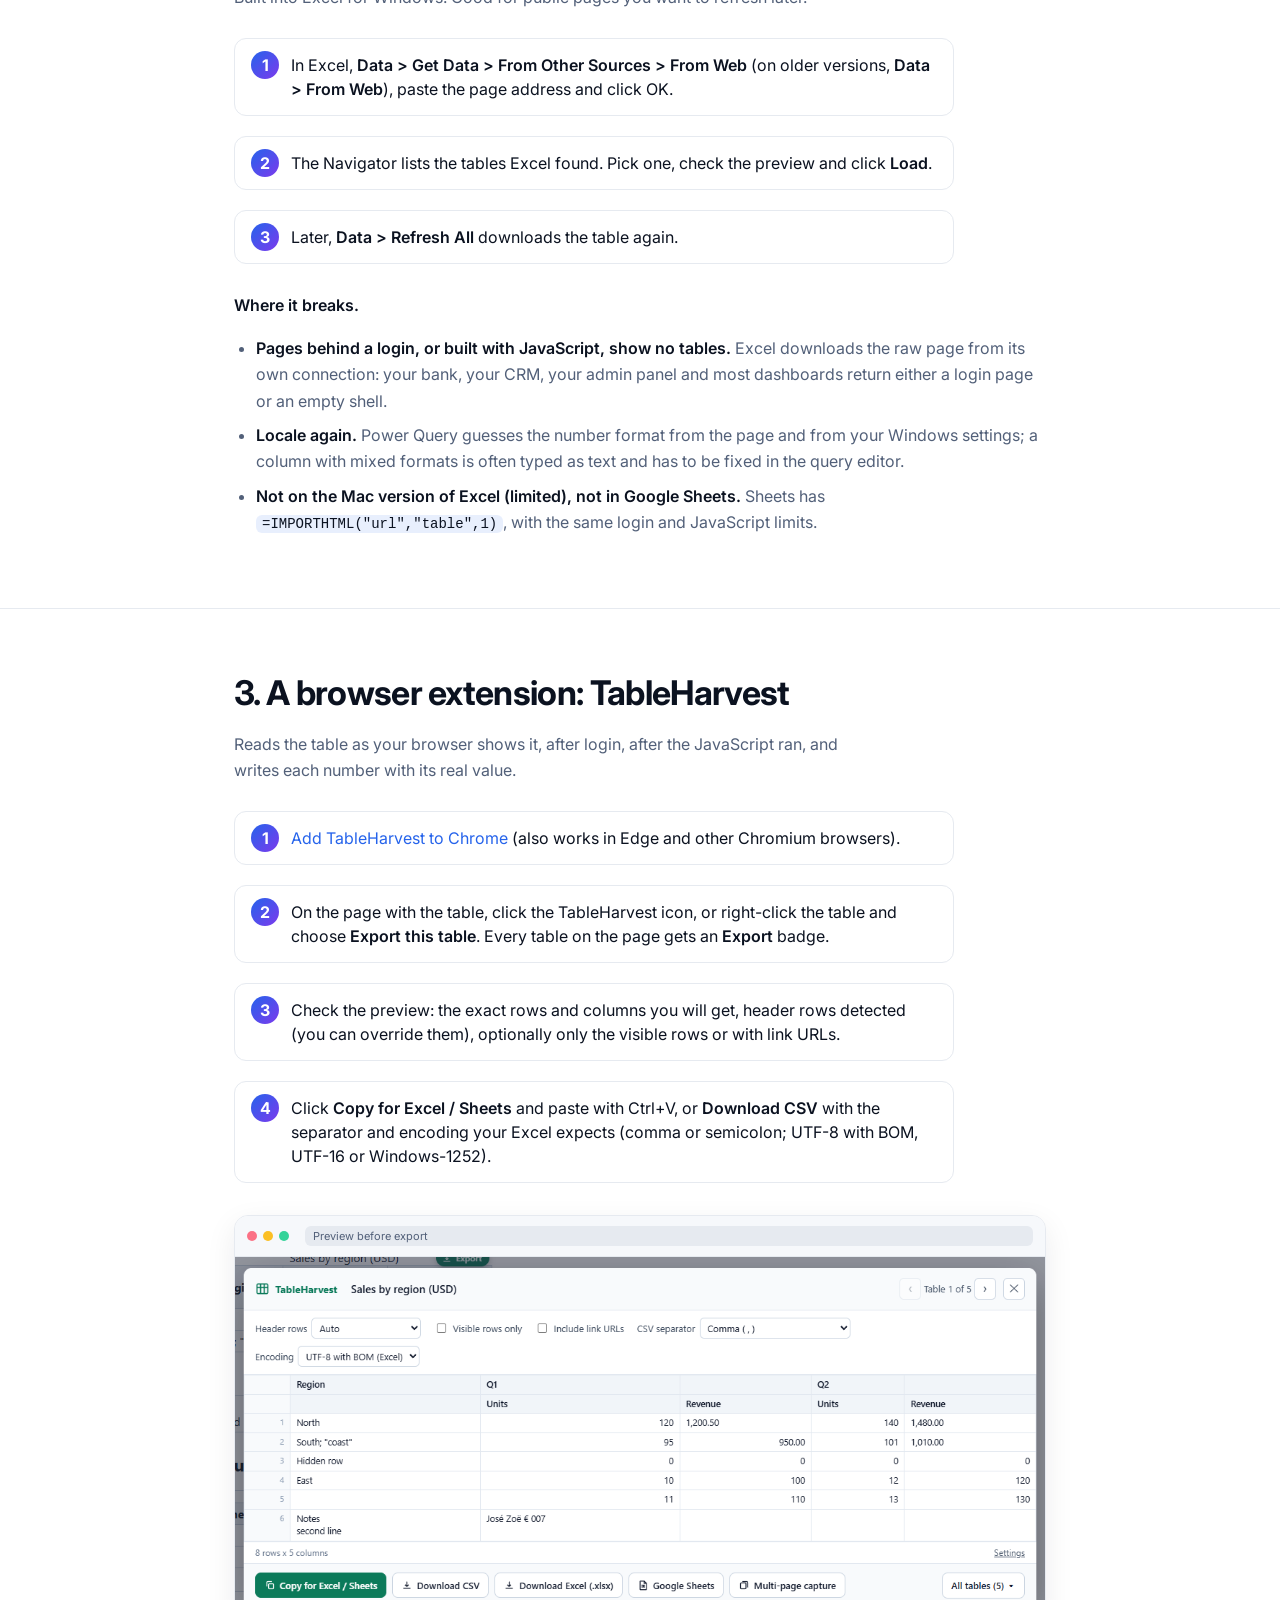
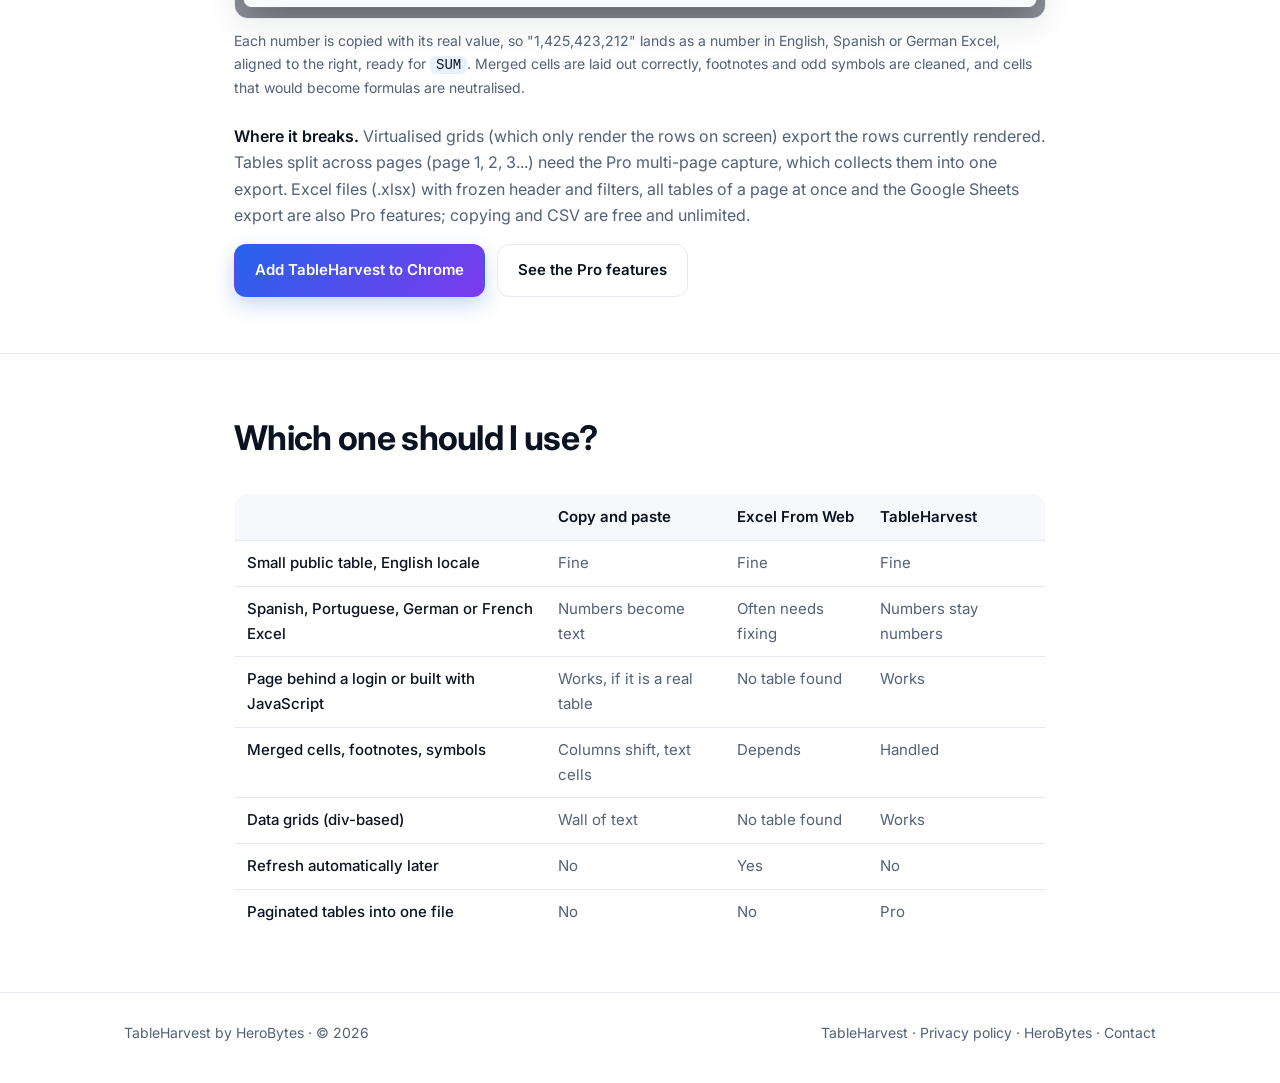
<file: tableharvest/export-html-table-to-excel.html>
<!doctype html>
<html lang="en">
<head>
<meta charset="utf-8">
<meta name="viewport" content="width=device-width, initial-scale=1">
<title>How to export an HTML table to Excel (and keep the numbers as numbers) - TableHarvest</title>
<meta name="description" content="Three ways to get a table from a web page into Excel or Google Sheets: copy and paste, Excel's Get Data from Web, and the TableHarvest extension. What breaks with decimal commas, merged cells and paginated tables, and how to avoid it.">
<meta property="og:title" content="How to export an HTML table to Excel without numbers turning into text">
<meta property="og:description" content="Copy-paste, Excel's From Web, or a one-click extension: what each one gets wrong and when to use it.">
<meta property="og:image" content="https://heroslaver-tech.github.io/herobytes/assets/tableharvest/screenshot-1-preview.png">
<link rel="canonical" href="https://heroslaver-tech.github.io/herobytes/tableharvest/export-html-table-to-excel.html">
<link rel="icon" href="../assets/logo.svg" type="image/svg+xml">
<link rel="preconnect" href="https://fonts.googleapis.com">
<link rel="stylesheet" href="https://fonts.googleapis.com/css2?family=Inter:wght@400;500;600;700;800&display=swap">
<link rel="stylesheet" href="../assets/site.css">
</head>
<body>
<header class="top"><div class="wrap">
  <a class="logo" href="../"><img src="../assets/logo.svg" alt=""> HeroBytes</a>
  <nav class="nav"><a href="#paste">Copy and paste</a><a href="#fromweb">Excel From Web</a><a href="#extension">Extension</a><a href="index.html">TableHarvest</a><a class="cta" href="https://chromewebstore.google.com/detail/lbppdbcjnfacljmmkjpcogchlpjnmboe" rel="noopener">Add to Chrome</a></nav>
</div></header>

<main>
  <div class="wrap hero">
    <div class="grid">
      <div>
        <span class="eyebrow">Guide &middot; Excel, Google Sheets, LibreOffice</span>
        <h1>How to export an HTML table to Excel, with the numbers still being numbers.</h1>
        <p class="lead">There are three ways to get a table from a web page into a spreadsheet. Each one works until it does not: decimal commas, merged cells, data grids built with JavaScript and tables split across pages are where they break. Here is what to expect from each, so you pick the right one in ten seconds.</p>
      </div>
      <div class="frame">
        <div class="bar"><i></i><i></i><i></i><span class="url">en.wikipedia.org &middot; TableHarvest preview</span></div>
        <img class="zoomable" src="../assets/tableharvest/wikipedia-panel.png" data-full="../assets/tableharvest/screenshot-3-wikipedia.png" alt="TableHarvest previewing a Wikipedia table before exporting it" width="1124" height="760">
      </div>
    </div>
  </div>

  <section id="paste"><div class="wrap article">
    <div class="section-head"><h2>1. Select, copy, paste</h2><p>The fastest way, and fine for a small, plain table.</p></div>
    <ol class="steps">
      <li>Drag the mouse from the first cell to the last one and press <b>Ctrl+C</b>.</li>
      <li>In Excel or Google Sheets, click a cell and press <b>Ctrl+V</b>.</li>
    </ol>
    <p><b>Where it breaks.</b> The browser copies the table as HTML and as plain text, and the spreadsheet decides what to do with each cell:</p>
    <ul>
      <li><b>Numbers become text in Spanish, Portuguese, German or French Excel.</b> A page that shows <i>1,425.50</i> is read with the comma as decimal separator and the point as thousands separator, so the cell ends up as text, aligned to the left, and <code>SUM</code> ignores it. The reverse happens with <i>1.425,50</i> in English Excel. The fix by hand is <i>Data &gt; Text to Columns</i> or a <code>VALUE(SUBSTITUTE(...))</code> formula on every column.</li>
      <li><b>Merged cells shift the columns.</b> A header spanning three columns pastes as one cell and everything below moves left.</li>
      <li><b>Footnotes and symbols come along.</b> <i>[1]</i>, the typographic minus sign, non-breaking spaces and "+0.88%" all turn a number into text, and in Google Sheets a cell starting with <code>+</code> or <code>=</code> becomes a formula.</li>
      <li><b>Data grids are not tables.</b> Many admin panels and dashboards draw rows with <code>&lt;div&gt;</code> elements. Selecting them copies a wall of text, one value per line.</li>
    </ul>
  </div></section>

  <section id="fromweb"><div class="wrap article">
    <div class="section-head"><h2>2. Excel: Data &gt; Get Data &gt; From Web</h2><p>Built into Excel for Windows. Good for public pages you want to refresh later.</p></div>
    <ol class="steps">
      <li>In Excel, <b>Data &gt; Get Data &gt; From Other Sources &gt; From Web</b> (on older versions, <b>Data &gt; From Web</b>), paste the page address and click OK.</li>
      <li>The Navigator lists the tables Excel found. Pick one, check the preview and click <b>Load</b>.</li>
      <li>Later, <b>Data &gt; Refresh All</b> downloads the table again.</li>
    </ol>
    <p><b>Where it breaks.</b></p>
    <ul>
      <li><b>Pages behind a login, or built with JavaScript, show no tables.</b> Excel downloads the raw page from its own connection: your bank, your CRM, your admin panel and most dashboards return either a login page or an empty shell.</li>
      <li><b>Locale again.</b> Power Query guesses the number format from the page and from your Windows settings; a column with mixed formats is often typed as text and has to be fixed in the query editor.</li>
      <li><b>Not on the Mac version of Excel (limited), not in Google Sheets.</b> Sheets has <code>=IMPORTHTML("url","table",1)</code>, with the same login and JavaScript limits.</li>
    </ul>
  </div></section>

  <section id="extension"><div class="wrap article">
    <div class="section-head"><h2>3. A browser extension: TableHarvest</h2><p>Reads the table as your browser shows it, after login, after the JavaScript ran, and writes each number with its real value.</p></div>
    <ol class="steps">
      <li><a href="https://chromewebstore.google.com/detail/lbppdbcjnfacljmmkjpcogchlpjnmboe" rel="noopener">Add TableHarvest to Chrome</a> (also works in Edge and other Chromium browsers).</li>
      <li>On the page with the table, click the TableHarvest icon, or right-click the table and choose <b>Export this table</b>. Every table on the page gets an <b>Export</b> badge.</li>
      <li>Check the preview: the exact rows and columns you will get, header rows detected (you can override them), optionally only the visible rows or with link URLs.</li>
      <li>Click <b>Copy for Excel / Sheets</b> and paste with Ctrl+V, or <b>Download CSV</b> with the separator and encoding your Excel expects (comma or semicolon; UTF-8 with BOM, UTF-16 or Windows-1252).</li>
    </ol>
    <figure>
      <div class="frame"><div class="bar"><i></i><i></i><i></i><span class="url">Preview before export</span></div><img class="zoomable" src="../assets/tableharvest/preview-panel.png" data-full="../assets/tableharvest/screenshot-1-preview.png" alt="TableHarvest preview panel with export options" width="1124" height="500" loading="lazy"></div>
      <figcaption>Each number is copied with its real value, so "1,425,423,212" lands as a number in English, Spanish or German Excel, aligned to the right, ready for <code>SUM</code>. Merged cells are laid out correctly, footnotes and odd symbols are cleaned, and cells that would become formulas are neutralised.</figcaption>
    </figure>
    <p><b>Where it breaks.</b> Virtualised grids (which only render the rows on screen) export the rows currently rendered. Tables split across pages (page 1, 2, 3...) need the Pro multi-page capture, which collects them into one export. Excel files (.xlsx) with frozen header and filters, all tables of a page at once and the Google Sheets export are also Pro features; copying and CSV are free and unlimited.</p>
    <div class="actions">
      <a class="btn primary" href="https://chromewebstore.google.com/detail/lbppdbcjnfacljmmkjpcogchlpjnmboe" rel="noopener">Add TableHarvest to Chrome</a>
      <a class="btn secondary" href="index.html#pro">See the Pro features</a>
    </div>
  </div></section>

  <section id="summary"><div class="wrap article">
    <div class="section-head"><h2>Which one should I use?</h2></div>
    <table class="compare">
      <thead><tr><th></th><th>Copy and paste</th><th>Excel From Web</th><th>TableHarvest</th></tr></thead>
      <tbody>
        <tr><td>Small public table, English locale</td><td>Fine</td><td>Fine</td><td>Fine</td></tr>
        <tr><td>Spanish, Portuguese, German or French Excel</td><td>Numbers become text</td><td>Often needs fixing</td><td>Numbers stay numbers</td></tr>
        <tr><td>Page behind a login or built with JavaScript</td><td>Works, if it is a real table</td><td>No table found</td><td>Works</td></tr>
        <tr><td>Merged cells, footnotes, symbols</td><td>Columns shift, text cells</td><td>Depends</td><td>Handled</td></tr>
        <tr><td>Data grids (div-based)</td><td>Wall of text</td><td>No table found</td><td>Works</td></tr>
        <tr><td>Refresh automatically later</td><td>No</td><td>Yes</td><td>No</td></tr>
        <tr><td>Paginated tables into one file</td><td>No</td><td>No</td><td>Pro</td></tr>
      </tbody>
    </table>
  </div></section>
</main>

<footer><div class="wrap">
  <span>TableHarvest by HeroBytes &middot; &copy; 2026</span>
  <span><a href="index.html">TableHarvest</a> &middot; <a href="privacy.html">Privacy policy</a> &middot; <a href="../">HeroBytes</a> &middot; <a href="mailto:sebas152000@gmail.com">Contact</a></span>
</div></footer>

<dialog class="lightbox" id="lightbox"><img alt=""><p>Click the image or press Esc to close</p></dialog>
<script>
(function(){var d=document.getElementById('lightbox');if(!d||!d.showModal)return;var im=d.querySelector('img');
document.querySelectorAll('.zoomable').forEach(function(el){el.addEventListener('click',function(){im.src=el.getAttribute('data-full')||el.src;im.alt=el.alt;d.showModal();});});
d.addEventListener('click',function(){d.close();});})();
</script>
</body>
</html>
</file>
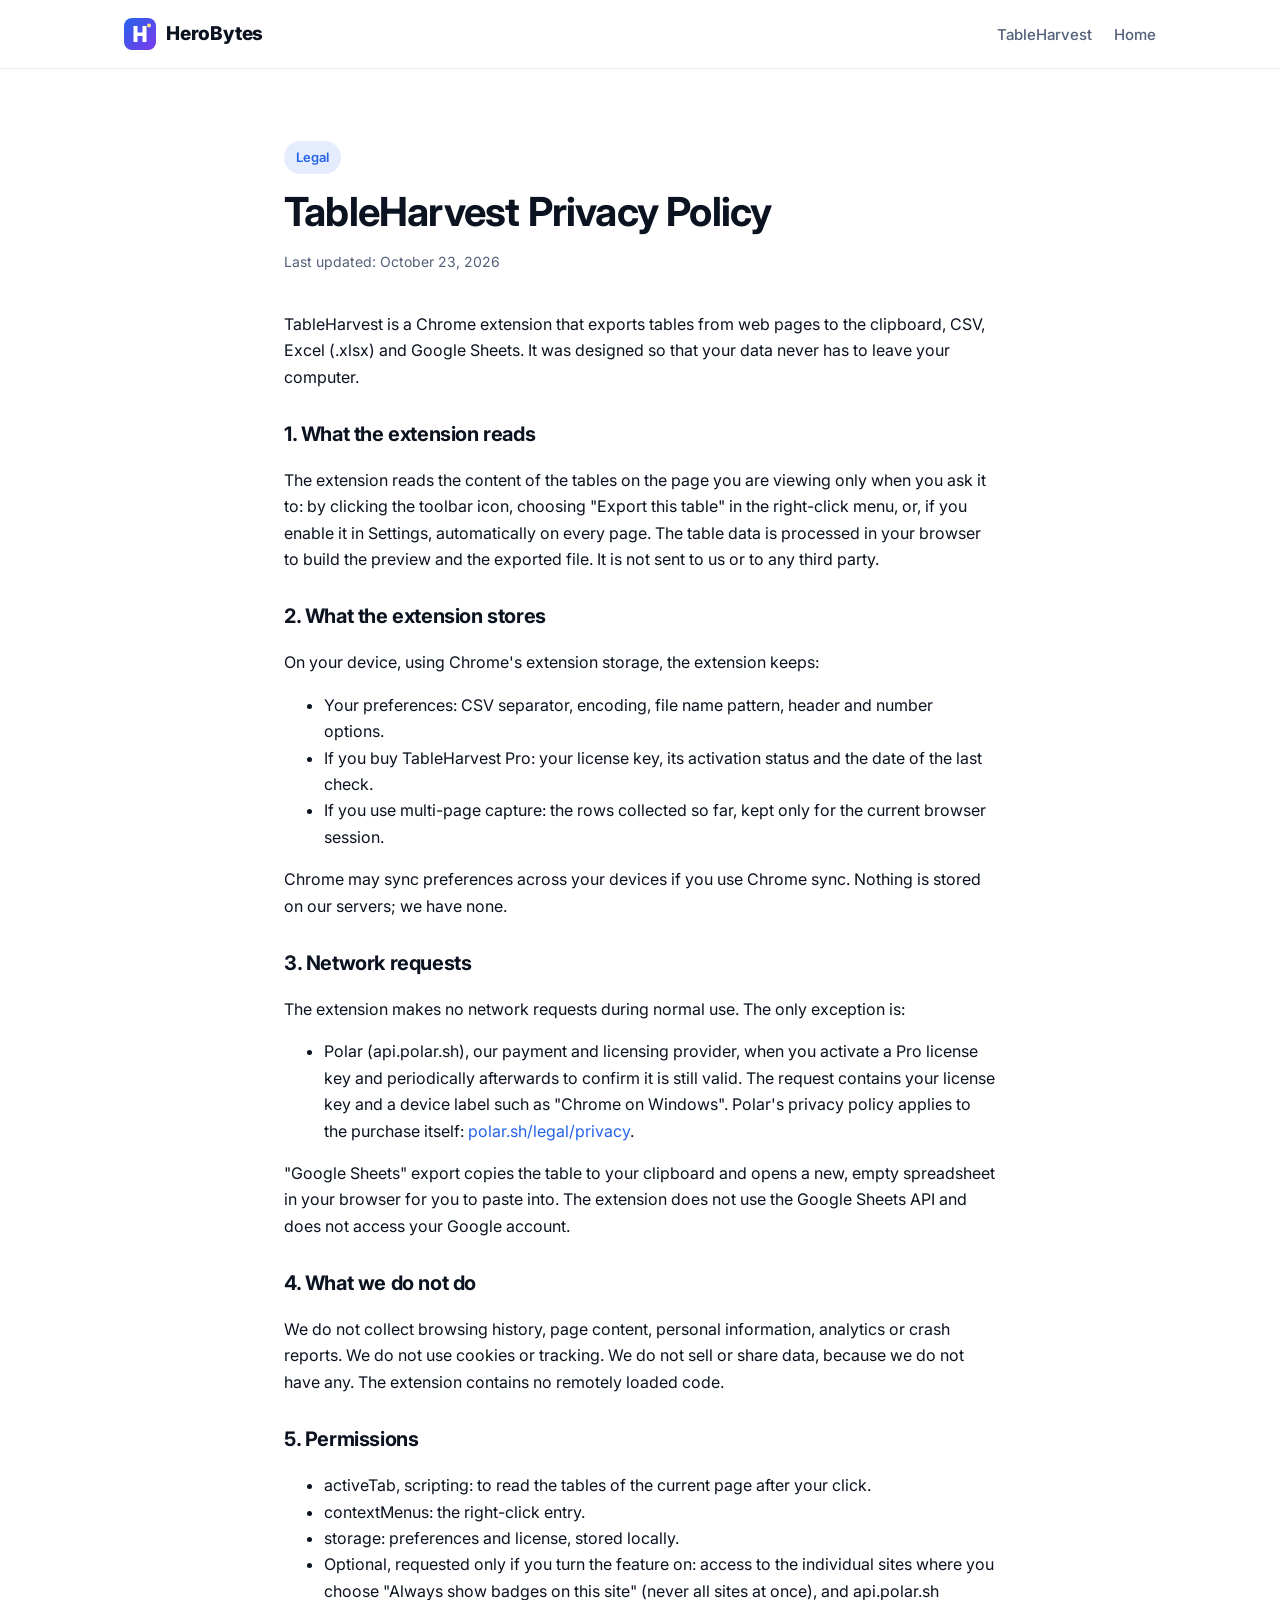
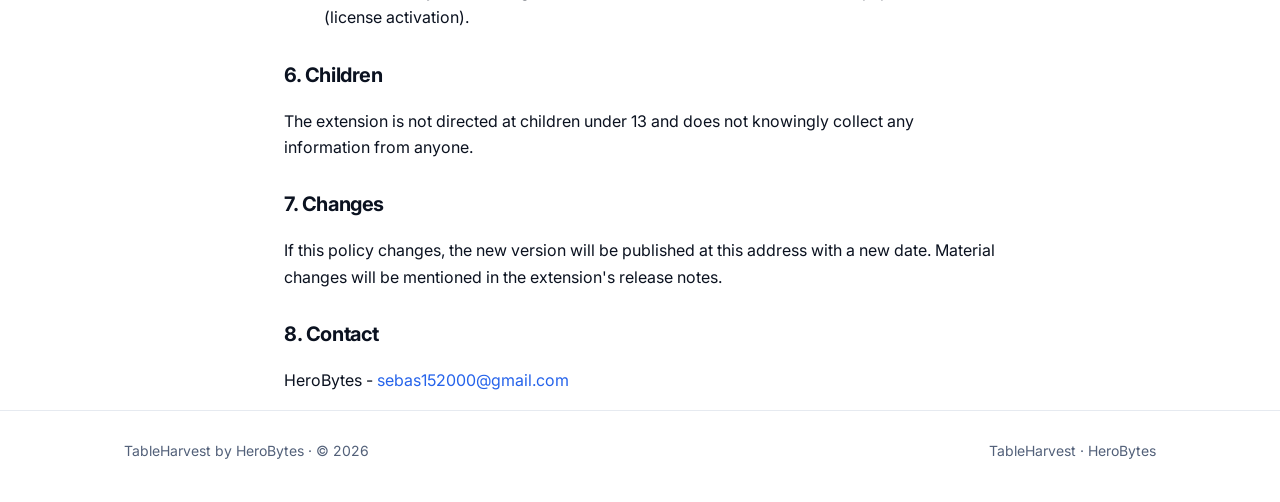
<file: tableharvest/privacy.html>
<!doctype html>
<html lang="en">
<head>
<meta charset="utf-8">
<meta name="viewport" content="width=device-width, initial-scale=1">
<title>TableHarvest - Privacy Policy</title>
<meta name="description" content="Privacy policy of the TableHarvest Chrome extension by HeroBytes.">
<link rel="icon" href="../assets/logo.svg" type="image/svg+xml">
<link rel="preconnect" href="https://fonts.googleapis.com">
<link rel="stylesheet" href="https://fonts.googleapis.com/css2?family=Inter:wght@400;500;600;700;800&display=swap">
<link rel="stylesheet" href="../assets/site.css">
</head>
<body>
<header class="top"><div class="wrap">
  <a class="logo" href="../"><img src="../assets/logo.svg" alt=""> HeroBytes</a>
  <nav class="nav"><a href="./">TableHarvest</a><a href="../">Home</a></nav>
</div></header>

<main class="wrap policy">
  <div class="hero" style="padding-bottom:8px">
    <span class="eyebrow">Legal</span>
    <h1 style="font-size:clamp(28px,4vw,40px)">TableHarvest Privacy Policy</h1>
    <p class="small">Last updated: October 23, 2026</p>
  </div>

  <p>TableHarvest is a Chrome extension that exports tables from web pages to the clipboard, CSV, Excel (.xlsx) and Google Sheets. It was designed so that your data never has to leave your computer.</p>

  <h2>1. What the extension reads</h2>
  <p>The extension reads the content of the tables on the page you are viewing only when you ask it to: by clicking the toolbar icon, choosing "Export this table" in the right-click menu, or, if you enable it in Settings, automatically on every page. The table data is processed in your browser to build the preview and the exported file. It is not sent to us or to any third party.</p>

  <h2>2. What the extension stores</h2>
  <p>On your device, using Chrome's extension storage, the extension keeps:</p>
  <ul>
    <li>Your preferences: CSV separator, encoding, file name pattern, header and number options.</li>
    <li>If you buy TableHarvest Pro: your license key, its activation status and the date of the last check.</li>
    <li>If you use multi-page capture: the rows collected so far, kept only for the current browser session.</li>
  </ul>
  <p>Chrome may sync preferences across your devices if you use Chrome sync. Nothing is stored on our servers; we have none.</p>

  <h2>3. Network requests</h2>
  <p>The extension makes no network requests during normal use. The only exception is:</p>
  <ul>
    <li>Polar (api.polar.sh), our payment and licensing provider, when you activate a Pro license key and periodically afterwards to confirm it is still valid. The request contains your license key and a device label such as "Chrome on Windows". Polar's privacy policy applies to the purchase itself: <a href="https://polar.sh/legal/privacy">polar.sh/legal/privacy</a>.</li>
  </ul>
  <p>"Google Sheets" export copies the table to your clipboard and opens a new, empty spreadsheet in your browser for you to paste into. The extension does not use the Google Sheets API and does not access your Google account.</p>

  <h2>4. What we do not do</h2>
  <p>We do not collect browsing history, page content, personal information, analytics or crash reports. We do not use cookies or tracking. We do not sell or share data, because we do not have any. The extension contains no remotely loaded code.</p>

  <h2>5. Permissions</h2>
  <ul>
    <li>activeTab, scripting: to read the tables of the current page after your click.</li>
    <li>contextMenus: the right-click entry.</li>
    <li>storage: preferences and license, stored locally.</li>
    <li>Optional, requested only if you turn the feature on: access to the individual sites where you choose "Always show badges on this site" (never all sites at once), and api.polar.sh (license activation).</li>
  </ul>

  <h2>6. Children</h2>
  <p>The extension is not directed at children under 13 and does not knowingly collect any information from anyone.</p>

  <h2>7. Changes</h2>
  <p>If this policy changes, the new version will be published at this address with a new date. Material changes will be mentioned in the extension's release notes.</p>

  <h2>8. Contact</h2>
  <p>HeroBytes - <a href="mailto:sebas152000@gmail.com">sebas152000@gmail.com</a></p>
</main>

<footer><div class="wrap"><span>TableHarvest by HeroBytes &middot; &copy; 2026</span><span><a href="./">TableHarvest</a> &middot; <a href="../">HeroBytes</a></span></div></footer>
</body>
</html>
</file>
<file: assets/site.css>
/* HeroBytes site styles. Static, no build. Light and dark via prefers-color-scheme. */
:root {
  --bg: #ffffff; --bg-2: #f6f8fb; --fg: #0b1220; --muted: #526079; --line: #e6eaf0;
  --brand: #2563eb; --brand-2: #7c3aed; --ok: #16a34a; --card: #ffffff;
  --shadow: 0 10px 30px rgba(15, 23, 42, .08);
  --radius: 16px;
}
@media (prefers-color-scheme: dark) {
  :root {
    --bg: #0b1220; --bg-2: #0f172a; --fg: #e8edf5; --muted: #a3b0c5; --line: #1f2a3d;
    --brand: #60a5fa; --brand-2: #a78bfa; --ok: #4ade80; --card: #111a2b;
    --shadow: 0 10px 30px rgba(0, 0, 0, .35);
  }
}
* { box-sizing: border-box; }
html { scroll-behavior: smooth; }
body { margin: 0; font: 16px/1.65 Inter, system-ui, -apple-system, "Segoe UI", Roboto, sans-serif; color: var(--fg); background: var(--bg); -webkit-font-smoothing: antialiased; }
a { color: var(--brand); text-decoration: none; }
a:hover { text-decoration: underline; }
img { max-width: 100%; height: auto; display: block; }
.wrap { max-width: 1080px; margin: 0 auto; padding: 0 24px; }

/* Header */
.top { position: sticky; top: 0; z-index: 10; background: color-mix(in srgb, var(--bg) 85%, transparent); backdrop-filter: blur(10px); border-bottom: 1px solid var(--line); }
.top .wrap { display: flex; align-items: center; justify-content: space-between; height: 68px; }
.logo { display: flex; align-items: center; gap: 10px; font-weight: 800; letter-spacing: -.01em; color: var(--fg); font-size: 19px; }
.logo:hover { text-decoration: none; }
.logo img { width: 32px; height: 32px; }
.nav a { margin-left: 22px; color: var(--muted); font-weight: 500; font-size: 15px; }
.nav a:hover { color: var(--fg); text-decoration: none; }
.nav .cta { padding: 8px 14px; border-radius: 10px; background: var(--brand); color: #fff; }
@media (max-width: 640px) { .nav a:not(.cta) { display: none; } }

/* Buttons */
.btn { display: inline-flex; align-items: center; gap: 8px; padding: 13px 20px; border-radius: 12px; font-weight: 600; font-size: 15px; border: 1px solid transparent; }
.btn:hover { text-decoration: none; transform: translateY(-1px); }
.btn.primary { background: linear-gradient(135deg, var(--brand), var(--brand-2)); color: #fff; box-shadow: 0 8px 20px rgba(37, 99, 235, .25); }
.btn.secondary { border-color: var(--line); color: var(--fg); background: var(--card); }
.btn svg { width: 18px; height: 18px; }

/* Hero */
.hero { padding-top: 72px; padding-bottom: 48px; }
.hero .grid { display: grid; grid-template-columns: 1.05fr .95fr; gap: 40px; align-items: center; }
@media (max-width: 860px) { .hero .grid { grid-template-columns: 1fr; } .hero { padding-top: 44px; padding-bottom: 32px; } }
.eyebrow { display: inline-flex; align-items: center; gap: 8px; font-size: 13px; font-weight: 600; color: var(--brand); background: color-mix(in srgb, var(--brand) 12%, transparent); padding: 6px 12px; border-radius: 999px; margin-bottom: 16px; }
h1 { font-size: clamp(34px, 5vw, 54px); line-height: 1.08; letter-spacing: -.02em; margin: 0 0 16px; }
.lead { font-size: 19px; color: var(--muted); margin: 0 0 24px; max-width: 560px; }
.actions { display: flex; gap: 12px; flex-wrap: wrap; align-items: center; }
.note { font-size: 13px; color: var(--muted); margin-top: 12px; }

/* Browser frame for screenshots */
.frame { border: 1px solid var(--line); border-radius: 14px; overflow: hidden; background: var(--card); box-shadow: var(--shadow); }
.frame .bar { display: flex; gap: 6px; align-items: center; padding: 10px 12px; border-bottom: 1px solid var(--line); background: var(--bg-2); }
.frame .bar i { width: 10px; height: 10px; border-radius: 50%; background: var(--line); display: inline-block; }
.frame .bar i:nth-child(1) { background: #fb7185; } .frame .bar i:nth-child(2) { background: #fbbf24; } .frame .bar i:nth-child(3) { background: #34d399; }
.frame .url { margin-left: 10px; flex: 1; height: 20px; border-radius: 6px; background: var(--line); font-size: 11px; color: var(--muted); padding: 0 8px; line-height: 20px; overflow: hidden; white-space: nowrap; }

/* Sections */
section { padding: 56px 0; }
section + section { border-top: 1px solid var(--line); }
.section-head { max-width: 640px; margin-bottom: 28px; }
h2 { font-size: clamp(26px, 3vw, 34px); letter-spacing: -.02em; margin: 0 0 10px; }
.section-head p { color: var(--muted); margin: 0; font-size: 17px; }

/* Feature grid */
.features { display: grid; grid-template-columns: repeat(auto-fit, minmax(250px, 1fr)); gap: 18px; }
.feature { padding: 22px; border: 1px solid var(--line); border-radius: var(--radius); background: var(--card); }
.feature .ic { width: 40px; height: 40px; border-radius: 10px; display: grid; place-items: center; background: color-mix(in srgb, var(--brand) 12%, transparent); color: var(--brand); margin-bottom: 14px; }
.feature .ic svg { width: 22px; height: 22px; }
.feature h3 { margin: 0 0 6px; font-size: 17px; }
.feature p { margin: 0; color: var(--muted); font-size: 15px; }

/* Product cards (home) */
.products { display: grid; grid-template-columns: repeat(auto-fit, minmax(280px, 1fr)); gap: 18px; }
.product { padding: 24px; border: 1px solid var(--line); border-radius: var(--radius); background: var(--card); display: flex; flex-direction: column; gap: 10px; }
.product .kind { font-size: 12px; font-weight: 600; letter-spacing: .04em; text-transform: uppercase; color: var(--muted); }
.product h3 { margin: 0; font-size: 19px; }
.product p { margin: 0; color: var(--muted); flex: 1; }
.product .status { font-size: 13px; color: var(--muted); display: flex; align-items: center; gap: 6px; }
.product .status::before { content: ""; width: 8px; height: 8px; border-radius: 50%; background: var(--muted); }
.product .status.live::before { background: var(--ok); }
.product .status.soon::before { background: #f59e0b; }

/* Gallery */
.gallery { display: grid; grid-template-columns: repeat(auto-fit, minmax(440px, 1fr)); gap: 24px; }
@media (max-width: 520px) { .gallery { grid-template-columns: 1fr; } }
.gallery figure { margin: 0; }
.gallery figcaption { font-size: 14px; color: var(--muted); margin-top: 10px; }
.zoomable { cursor: zoom-in; }
.zoom-hint { font-size: 12px; color: var(--muted); margin-top: 6px; }

/* Lightbox */
dialog.lightbox { border: 0; padding: 0; background: transparent; max-width: min(96vw, 1400px); max-height: 94vh; }
dialog.lightbox::backdrop { background: rgba(2, 6, 23, .82); backdrop-filter: blur(4px); }
dialog.lightbox img { max-width: min(96vw, 1400px); max-height: 90vh; width: auto; height: auto; border-radius: 12px; box-shadow: 0 30px 80px rgba(0, 0, 0, .5); cursor: zoom-out; }
dialog.lightbox p { color: #e5e7eb; text-align: center; font-size: 14px; margin: 10px 0 0; }

/* Pricing */
.pricing { display: grid; grid-template-columns: repeat(auto-fit, minmax(290px, 1fr)); gap: 20px; max-width: 820px; }
.plan { padding: 28px; border: 1px solid var(--line); border-radius: var(--radius); background: var(--card); }
.plan.pro { border-color: color-mix(in srgb, var(--brand) 45%, var(--line)); box-shadow: var(--shadow); position: relative; }
.plan .badge { position: absolute; top: -12px; left: 24px; background: linear-gradient(135deg, var(--brand), var(--brand-2)); color: #fff; font-size: 12px; font-weight: 700; padding: 4px 10px; border-radius: 999px; }
.plan h3 { margin: 0 0 4px; font-size: 20px; }
.plan .price { font-size: 34px; font-weight: 800; letter-spacing: -.02em; margin: 8px 0 2px; }
.plan .price small { font-size: 14px; font-weight: 500; color: var(--muted); }
.plan ul { list-style: none; padding: 0; margin: 18px 0 22px; }
.plan li { padding: 7px 0 7px 28px; position: relative; color: var(--fg); font-size: 15px; }
.plan li::before { content: ""; position: absolute; left: 0; top: 11px; width: 16px; height: 16px; border-radius: 50%; background: color-mix(in srgb, var(--ok) 18%, transparent); }
.plan li::after { content: ""; position: absolute; left: 5px; top: 14px; width: 5px; height: 8px; border: solid var(--ok); border-width: 0 2px 2px 0; transform: rotate(45deg); }
.plan li.muted { color: var(--muted); } .plan li.muted::before, .plan li.muted::after { opacity: .35; }

/* FAQ */
.faq details { border: 1px solid var(--line); border-radius: 12px; padding: 0 18px; margin-bottom: 10px; background: var(--card); }
.faq summary { cursor: pointer; font-weight: 600; padding: 14px 0; list-style: none; display: flex; justify-content: space-between; align-items: center; }
.faq summary::-webkit-details-marker { display: none; }
.faq summary::after { content: "+"; color: var(--muted); font-size: 20px; }
.faq details[open] summary::after { content: "\2212"; }
.faq p { margin: 0 0 14px; color: var(--muted); }

/* Policy */
.policy { max-width: 760px; }
.policy h2 { font-size: 20px; margin: 28px 0 8px; }
.policy p, .policy li { color: var(--fg); }
.policy .small { color: var(--muted); font-size: 14px; }

/* Trust strip */
.trust { display: flex; flex-wrap: wrap; gap: 10px 26px; color: var(--muted); font-size: 14px; margin-top: 22px; }
.trust span { display: inline-flex; align-items: center; gap: 7px; }
.trust svg { width: 16px; height: 16px; color: var(--ok); }

/* Footer */
footer { border-top: 1px solid var(--line); padding: 28px 0 40px; color: var(--muted); font-size: 14px; }
footer .wrap { display: flex; flex-wrap: wrap; gap: 10px 24px; justify-content: space-between; align-items: center; }
footer a { color: var(--muted); }

/* Screenshot carousel */
.carousel { position: relative; }
.carousel .track { display: flex; gap: 20px; overflow-x: auto; scroll-snap-type: x mandatory; scroll-behavior: smooth; padding: 4px 4px 8px; scrollbar-width: none; outline: none; }
.carousel .track::-webkit-scrollbar { display: none; }
.carousel .slide { flex: 0 0 min(100%, 880px); scroll-snap-align: start; margin: 0; }
@media (max-width: 920px) { .carousel .slide { flex-basis: 92%; } }
.carousel figcaption { font-size: 15px; color: var(--muted); margin-top: 12px; }
.carousel figcaption b { color: var(--fg); font-weight: 600; }
.carousel .arrow { position: absolute; top: 40%; z-index: 2; width: 44px; height: 44px; border-radius: 50%; border: 1px solid var(--line); background: var(--card); color: var(--fg); font-size: 28px; line-height: 1; cursor: pointer; box-shadow: var(--shadow); display: grid; place-items: center; padding: 0 0 4px; }
.carousel .arrow:hover { border-color: var(--brand); color: var(--brand); }
.carousel .prev { left: -14px; } .carousel .next { right: -14px; }
@media (max-width: 920px) { .carousel .prev { left: 6px; } .carousel .next { right: 6px; } }
.carousel .dots { display: flex; justify-content: center; gap: 8px; margin-top: 10px; }
.carousel .dots button { width: 10px; height: 10px; border-radius: 50%; border: 0; background: var(--line); cursor: pointer; padding: 0; }
.carousel .dots button.on { background: var(--brand); transform: scale(1.25); }
.tag { display: inline-block; font-size: 11px; font-weight: 700; letter-spacing: .04em; padding: 2px 8px; border-radius: 999px; background: linear-gradient(135deg, var(--brand), var(--brand-2)); color: #fff; vertical-align: middle; margin-left: 4px; }
.steps { max-width: 720px; margin: 0; padding-left: 0; list-style: none; counter-reset: step; display: grid; gap: 12px; }
.steps li { position: relative; padding: 14px 16px 14px 56px; border: 1px solid var(--line); border-radius: 12px; background: var(--card); line-height: 1.5; }
.steps li::before { counter-increment: step; content: counter(step); position: absolute; left: 16px; top: 12px; width: 28px; height: 28px; border-radius: 50%; display: grid; place-items: center; font-weight: 700; color: #fff; background: linear-gradient(135deg, var(--brand), var(--brand-2)); }

/* Articles and guides */
.article { max-width: 860px; }
.article p, .article ul { color: var(--muted); font-size: 16px; }
.article ul { padding-left: 22px; }
.article li { margin-bottom: 8px; }
.article b { color: var(--fg); font-weight: 600; }
.article h3 { font-size: 20px; margin: 32px 0 8px; letter-spacing: -.01em; }
.article figure { margin: 24px 0; }
.article figcaption { font-size: 14px; color: var(--muted); margin-top: 10px; }
.article .steps { margin-bottom: 20px; }
a.feature:hover { text-decoration: none; border-color: var(--brand); }
code { font: 14px/1.5 ui-monospace, SFMono-Regular, Menlo, Consolas, monospace; background: color-mix(in srgb, var(--brand) 10%, transparent); padding: 1px 6px; border-radius: 6px; color: var(--fg); }
pre { background: var(--bg-2); border: 1px solid var(--line); border-radius: 12px; padding: 16px 18px; overflow-x: auto; margin: 12px 0 18px; }
pre code { background: none; padding: 0; }
.compare { width: 100%; border-collapse: collapse; font-size: 15px; background: var(--card); border: 1px solid var(--line); border-radius: 12px; overflow: hidden; }
.compare th, .compare td { text-align: left; padding: 10px 12px; border-bottom: 1px solid var(--line); vertical-align: top; }
.compare th { background: var(--bg-2); font-weight: 600; }
.compare td:first-child { color: var(--fg); font-weight: 500; }
.compare td { color: var(--muted); }
@media (max-width: 640px) { .compare { font-size: 13px; } .compare th, .compare td { padding: 8px 6px; } }
</file>
